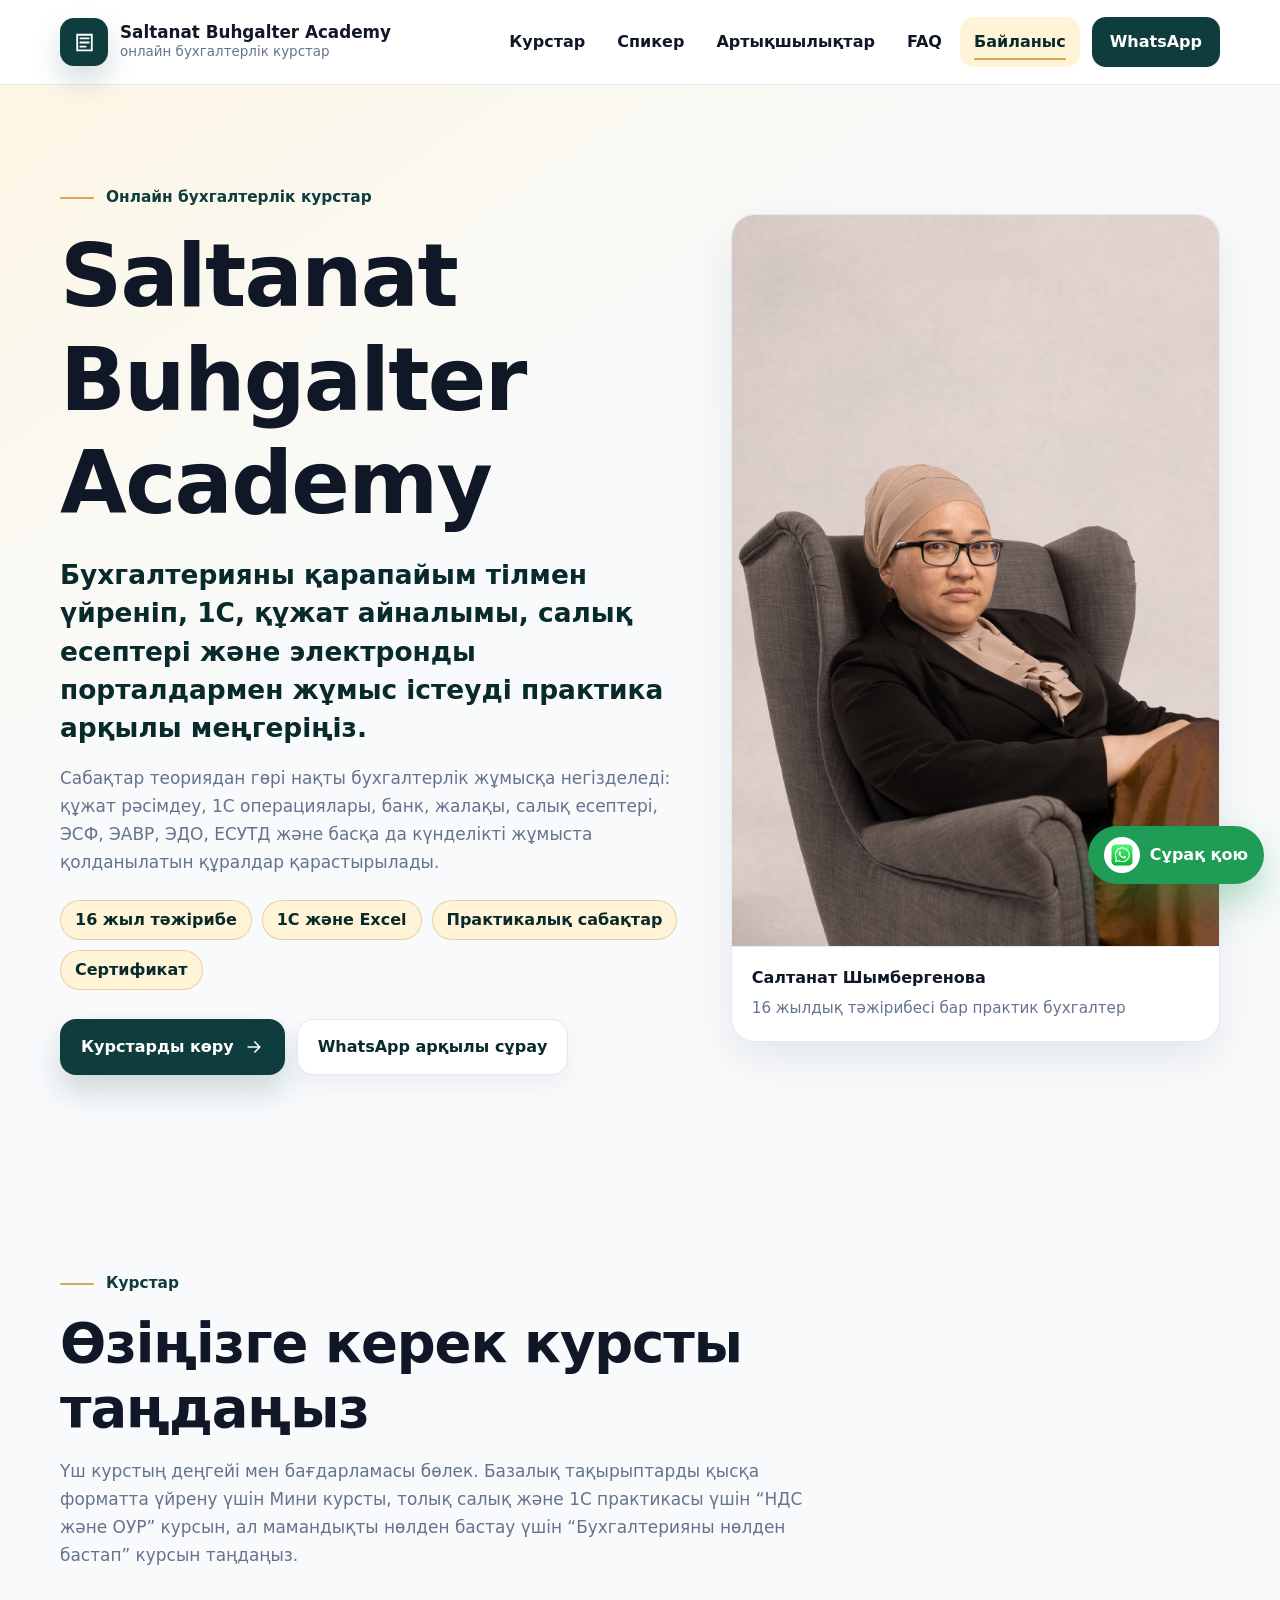
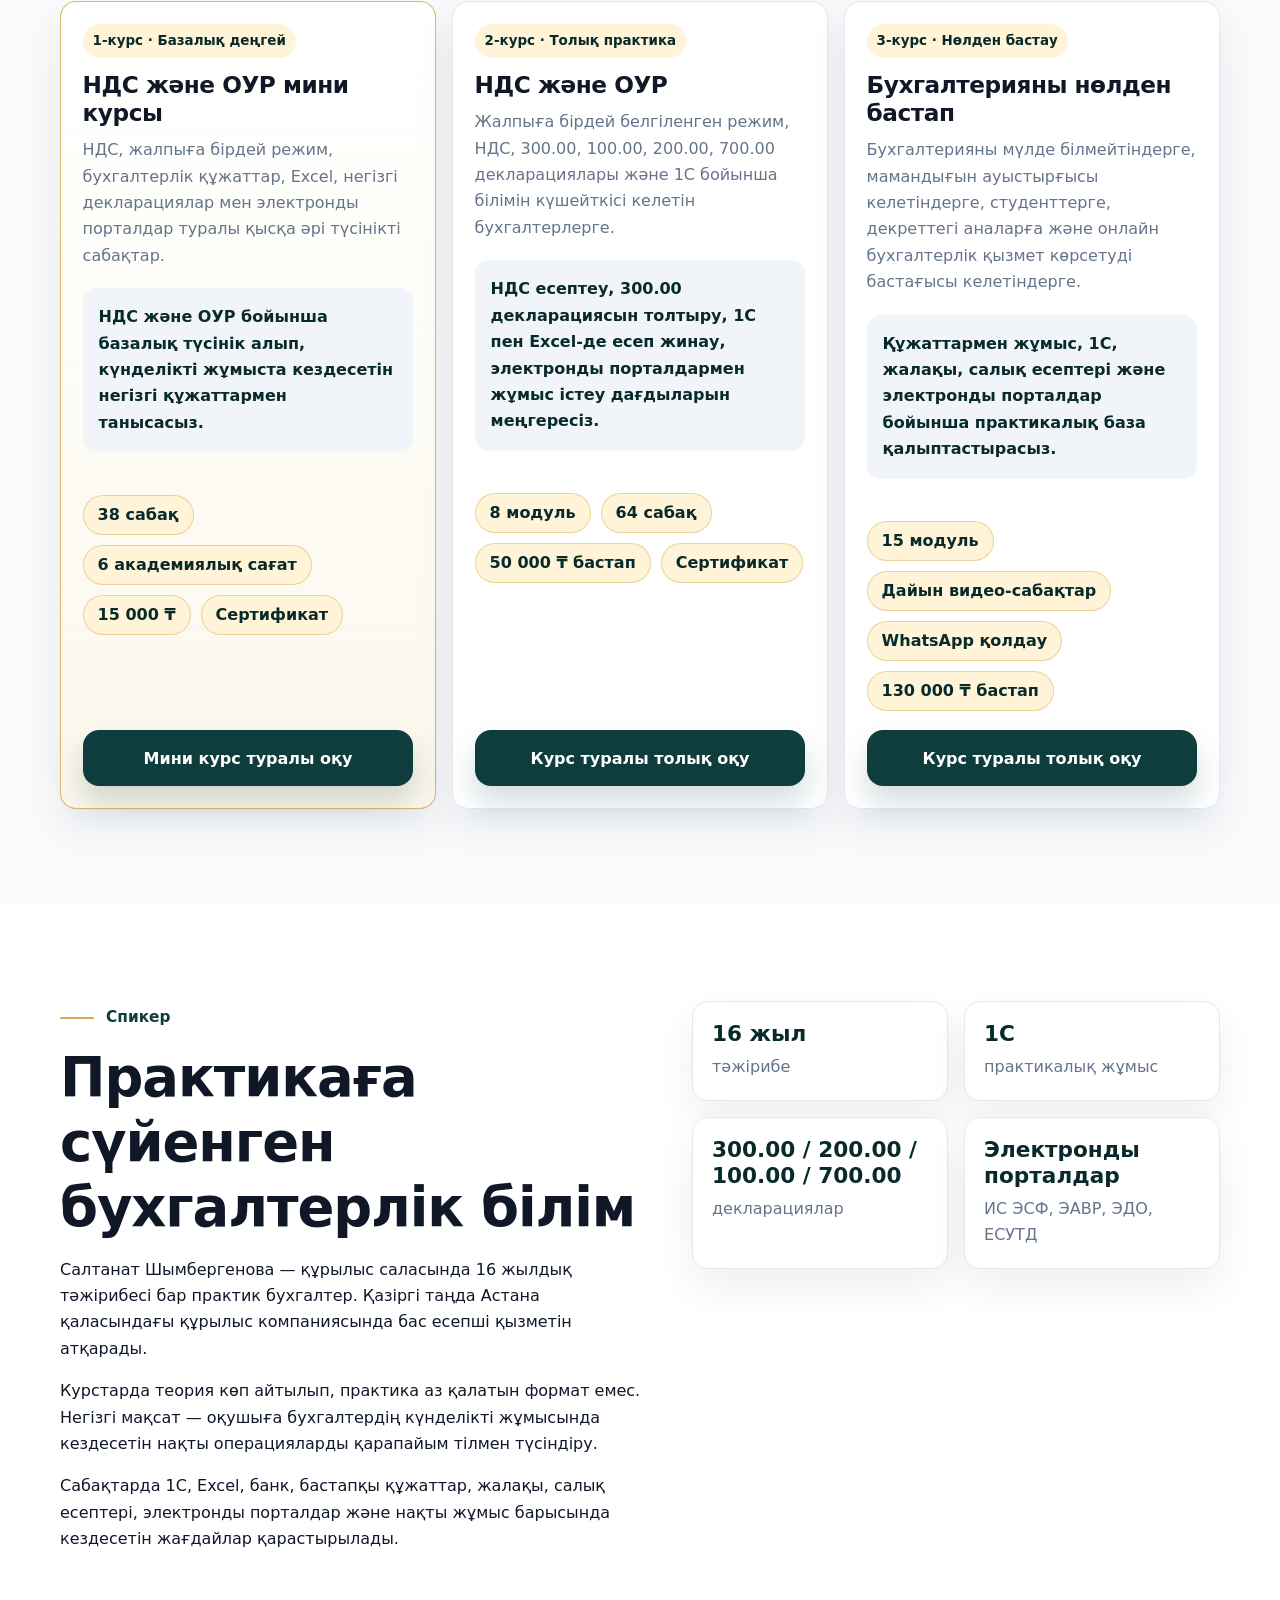
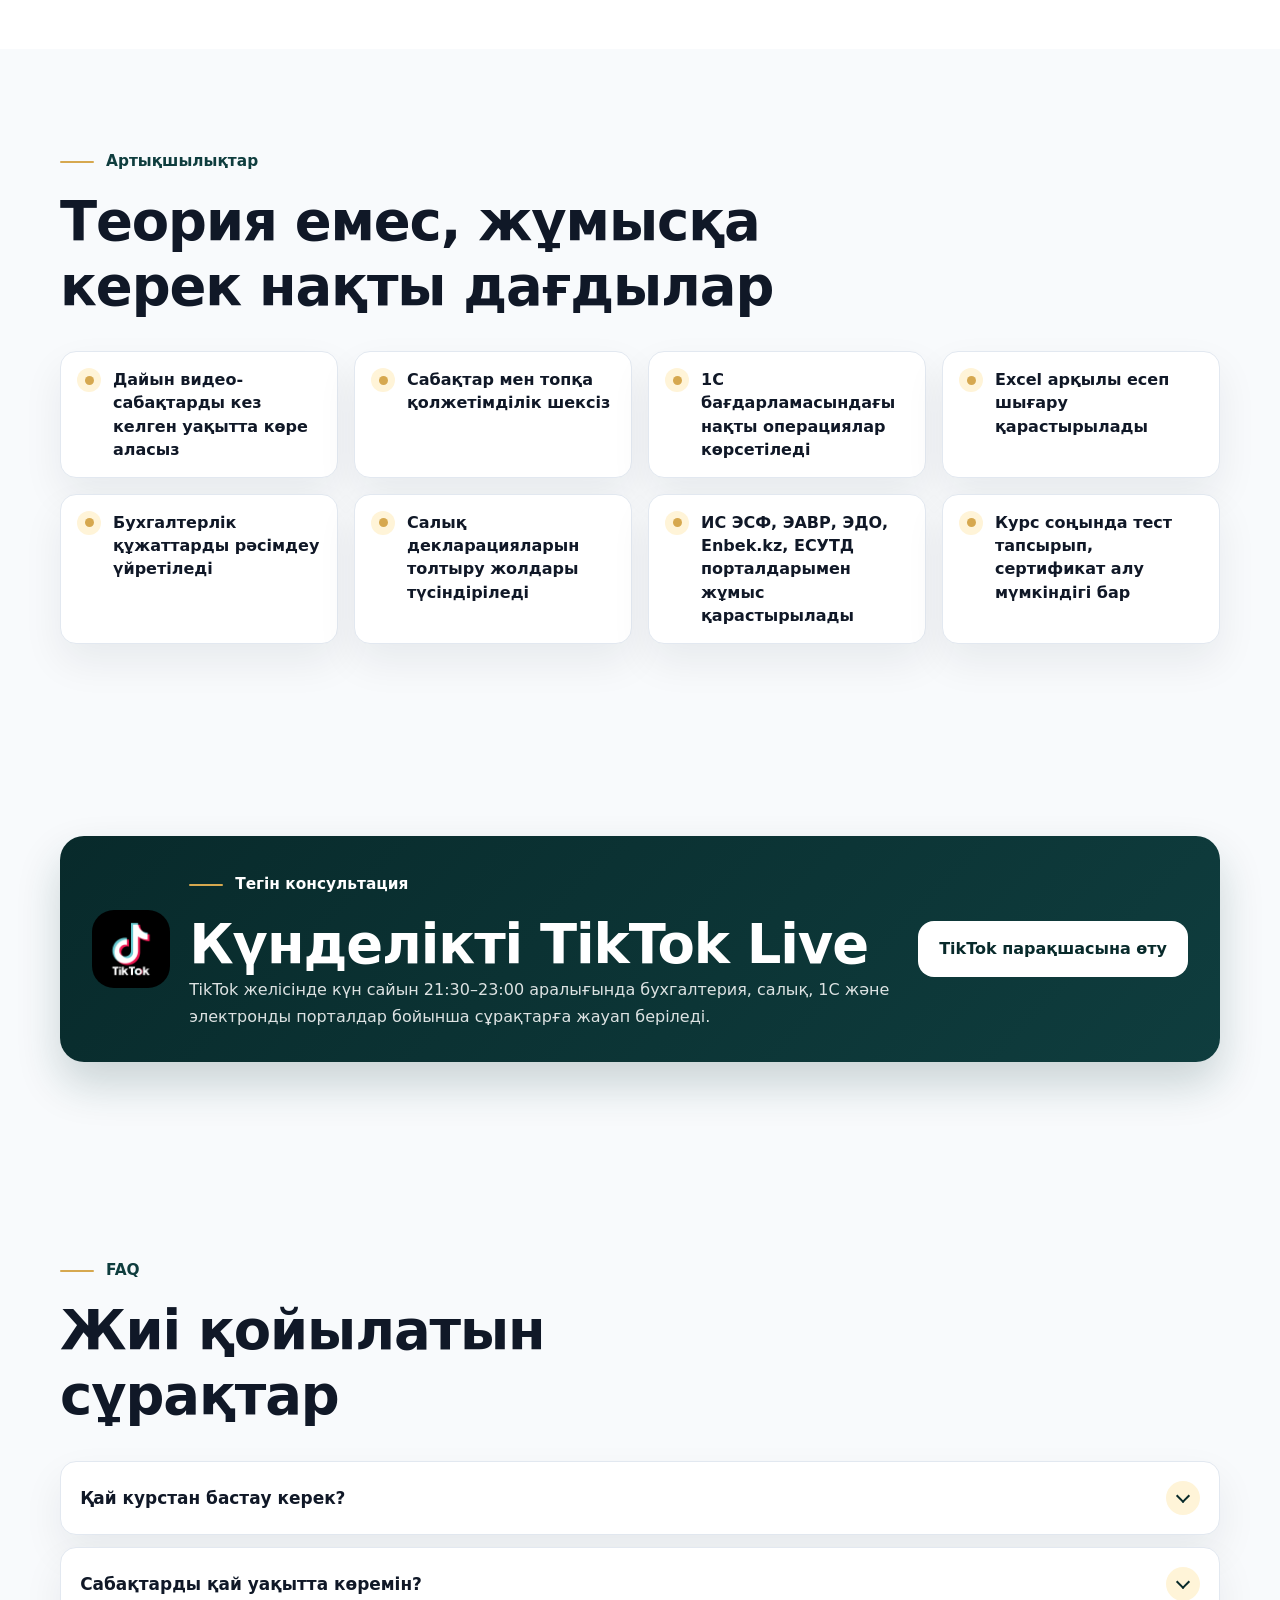
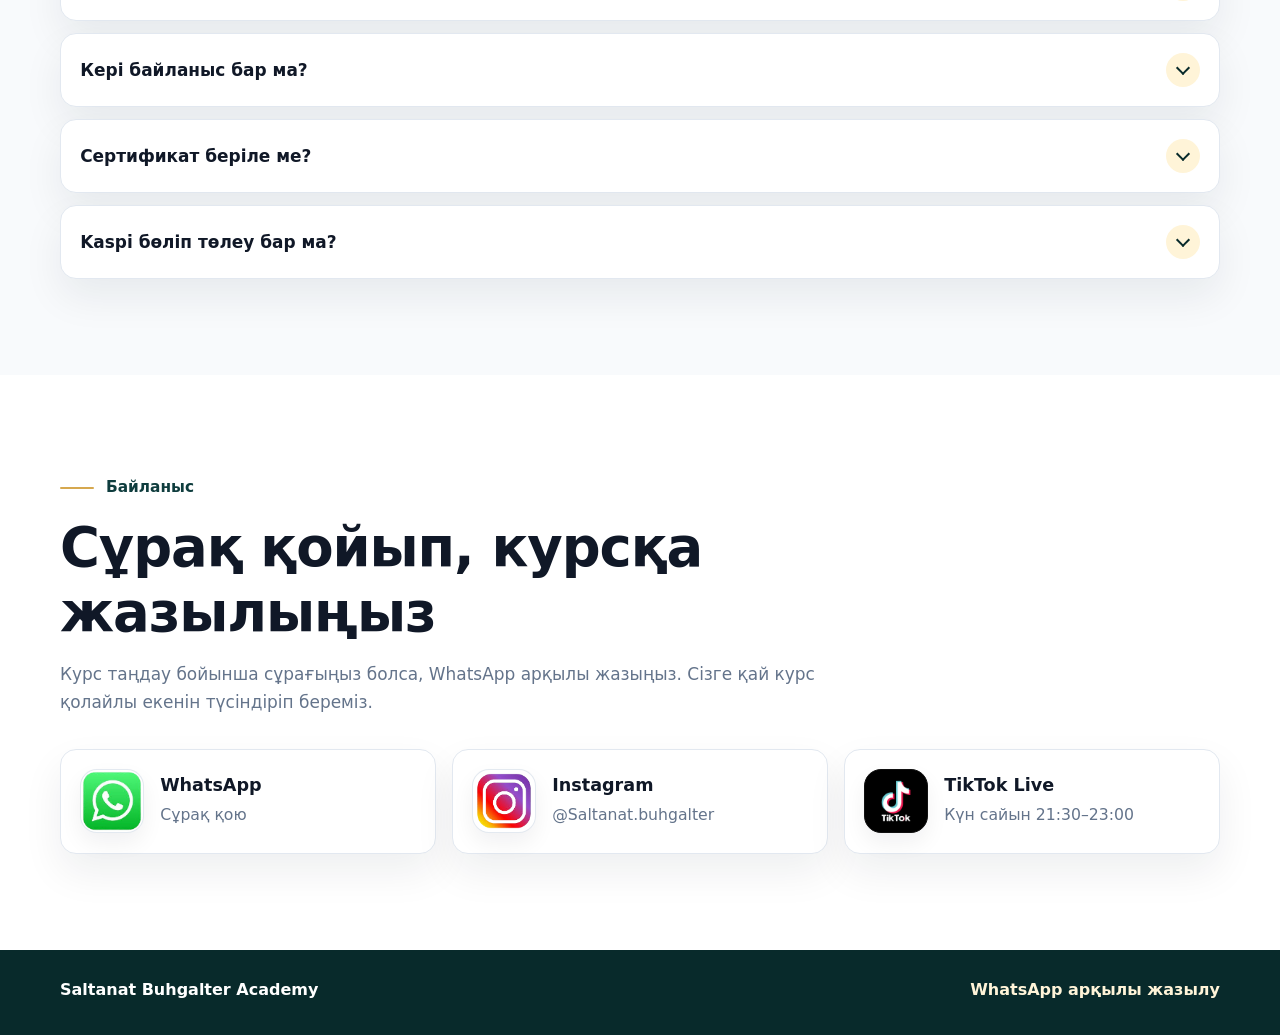
<file: index.html>
<!DOCTYPE html>
<html lang="kk">
  <head>
    <meta charset="UTF-8">
    <meta name="viewport" content="width=device-width, initial-scale=1.0">
    <title>Saltanat Buhgalter Academy — онлайн бухгалтерлік курстар</title>
    <meta name="description" content="Бухгалтерия, 1С, НДС, ОУР, салық есептері және электронды порталдар бойынша практикалық онлайн курстар.">

    <meta property="og:title" content="Saltanat Buhgalter Academy — онлайн бухгалтерлік курстар">
    <meta property="og:description" content="Бухгалтерия, 1С, НДС, ОУР, салық есептері және электронды порталдар бойынша практикалық онлайн курстар.">
    <meta property="og:image" content="/img/basty_bet.jpeg">
    <meta property="og:type" content="website">

    <meta name="theme-color" content="#0F3D3E">
    <link rel="manifest" href="/site.webmanifest">
    <link rel="icon" href="/favicon.ico">
    <link rel="stylesheet" href="/src/styles.css">
    <script src="/src/index.js" defer></script>
  </head>
  <body data-page="home">
    <a class="skip-link" href="#courses">Негізгі мазмұнға өту</a>

    <header class="site-header" data-header>
      <nav class="nav container" aria-label="Негізгі мәзір">
        <a class="brand" href="/" aria-label="Saltanat Buhgalter Academy">
          <span class="brand-mark" aria-hidden="true">
            <svg viewBox="0 0 24 24" focusable="false">
              <path d="M5 4.5h14v15H5z" fill="none" stroke="currentColor" stroke-width="1.8"/>
              <path d="M8 8h8M8 12h8M8 16h5" fill="none" stroke="currentColor" stroke-width="1.8" stroke-linecap="round"/>
            </svg>
          </span>
          <span>
            <span class="brand-title">Saltanat Buhgalter Academy</span>
            <span class="brand-subtitle">онлайн бухгалтерлік курстар</span>
          </span>
        </a>

        <button class="nav-toggle" type="button" aria-label="Мәзірді ашу" aria-expanded="false" aria-controls="site-menu" data-nav-toggle>
          <span></span>
          <span></span>
          <span></span>
        </button>

        <div class="nav-menu" id="site-menu" data-nav-menu>
          <a href="#courses">Курстар</a>
          <a href="#speaker">Спикер</a>
          <a href="#benefits">Артықшылықтар</a>
          <a href="#faq">FAQ</a>
          <a href="#contact">Байланыс</a>
          <a class="nav-button" href="https://wa.me/77020897021?text=%D0%A1%D3%99%D0%BB%D0%B5%D0%BC%D0%B5%D1%82%D1%81%D1%96%D0%B7%20%D0%B1%D0%B5!%20%D0%9A%D1%83%D1%80%D1%81%D1%82%D0%B0%D1%80%20%D1%82%D1%83%D1%80%D0%B0%D0%BB%D1%8B%20%D0%B0%D2%9B%D0%BF%D0%B0%D1%80%D0%B0%D1%82%20%D0%B0%D0%BB%D2%93%D1%8B%D0%BC%20%D0%BA%D0%B5%D0%BB%D0%B5%D0%B4%D1%96." target="_blank" rel="noopener noreferrer">WhatsApp</a>
        </div>
      </nav>
    </header>

    <main>
      <section class="hero section hero-home" id="home">
        <div class="container hero-grid">
          <div class="hero-content">
            <span class="section-label">Онлайн бухгалтерлік курстар</span>
            <h1>Saltanat Buhgalter Academy</h1>
            <p class="hero-lead">Бухгалтерияны қарапайым тілмен үйреніп, 1С, құжат айналымы, салық есептері және электронды порталдармен жұмыс істеуді практика арқылы меңгеріңіз.</p>
            <p class="hero-text">Сабақтар теориядан гөрі нақты бухгалтерлік жұмысқа негізделеді: құжат рәсімдеу, 1С операциялары, банк, жалақы, салық есептері, ЭСФ, ЭАВР, ЭДО, ЕСУТД және басқа да күнделікті жұмыста қолданылатын құралдар қарастырылады.</p>

            <div class="hero-badges" aria-label="Курс ерекшеліктері">
              <span>16 жыл тәжірибе</span>
              <span>1С және Excel</span>
              <span>Практикалық сабақтар</span>
              <span>Сертификат</span>
            </div>

            <div class="hero-actions">
              <a class="btn btn-primary" href="#courses">
                <span>Курстарды көру</span>
                <svg viewBox="0 0 24 24" aria-hidden="true" focusable="false">
                  <path d="M5 12h14M13 6l6 6-6 6" fill="none" stroke="currentColor" stroke-width="2" stroke-linecap="round" stroke-linejoin="round"/>
                </svg>
              </a>
              <a class="btn btn-secondary" href="https://wa.me/77020897021?text=%D0%A1%D3%99%D0%BB%D0%B5%D0%BC%D0%B5%D1%82%D1%81%D1%96%D0%B7%20%D0%B1%D0%B5!%20%D0%9A%D1%83%D1%80%D1%81%D1%82%D0%B0%D1%80%20%D1%82%D1%83%D1%80%D0%B0%D0%BB%D1%8B%20%D0%B0%D2%9B%D0%BF%D0%B0%D1%80%D0%B0%D1%82%20%D0%B0%D0%BB%D2%93%D1%8B%D0%BC%20%D0%BA%D0%B5%D0%BB%D0%B5%D0%B4%D1%96." target="_blank" rel="noopener noreferrer">WhatsApp арқылы сұрау</a>
            </div>
          </div>

          <aside class="hero-media" aria-label="Салтанат Шымбергенова">
            <div class="photo-card" data-photo-card>
              <img class="speaker-photo speaker-photo-home" src="/img/basty_bet.jpeg" alt="Салтанат Шымбергенова" loading="eager" data-speaker-photo>
              <div class="photo-caption">
                <strong>Салтанат Шымбергенова</strong>
                <span>16 жылдық тәжірибесі бар практик бухгалтер</span>
              </div>
            </div>
          </aside>
        </div>
      </section>

      <section class="section" id="courses">
        <div class="container">
          <div class="section-head">
            <span class="section-label">Курстар</span>
            <h2>Өзіңізге керек курсты таңдаңыз</h2>
            <p>Үш курстың деңгейі мен бағдарламасы бөлек. Базалық тақырыптарды қысқа форматта үйрену үшін Мини курсты, толық салық және 1С практикасы үшін “НДС және ОУР” курсын, ал мамандықты нөлден бастау үшін “Бухгалтерияны нөлден бастап” курсын таңдаңыз.</p>
          </div>

          <div class="course-grid">
            <article class="course-card course-card-accent">
              <div class="course-card-top">
                <span class="course-kicker">1-курс · Базалық деңгей</span>
                <h3>НДС және ОУР мини курсы</h3>
                <p>НДС, жалпыға бірдей режим, бухгалтерлік құжаттар, Excel, негізгі декларациялар мен электронды порталдар туралы қысқа әрі түсінікті сабақтар.</p>
              </div>
              <p class="course-result">НДС және ОУР бойынша базалық түсінік алып, күнделікті жұмыста кездесетін негізгі құжаттармен танысасыз.</p>
              <div class="metric-list">
                <span>38 сабақ</span>
                <span>6 академиялық сағат</span>
                <span>15 000 ₸</span>
                <span>Сертификат</span>
              </div>
              <a class="btn btn-primary btn-wide" href="/mini-kurs/">Мини курс туралы оқу</a>
            </article>

            <article class="course-card">
              <div class="course-card-top">
                <span class="course-kicker">2-курс · Толық практика</span>
                <h3>НДС және ОУР</h3>
                <p>Жалпыға бірдей белгіленген режим, НДС, 300.00, 100.00, 200.00, 700.00 декларациялары және 1С бойынша білімін күшейткісі келетін бухгалтерлерге.</p>
              </div>
              <p class="course-result">НДС есептеу, 300.00 декларациясын толтыру, 1С пен Excel-де есеп жинау, электронды порталдармен жұмыс істеу дағдыларын меңгересіз.</p>
              <div class="metric-list">
                <span>8 модуль</span>
                <span>64 сабақ</span>
                <span>50 000 ₸ бастап</span>
                <span>Сертификат</span>
              </div>
              <a class="btn btn-primary btn-wide" href="/nds-our/">Курс туралы толық оқу</a>
            </article>

            <article class="course-card">
              <div class="course-card-top">
                <span class="course-kicker">3-курс · Нөлден бастау</span>
                <h3>Бухгалтерияны нөлден бастап</h3>
                <p>Бухгалтерияны мүлде білмейтіндерге, мамандығын ауыстырғысы келетіндерге, студенттерге, декреттегі аналарға және онлайн бухгалтерлік қызмет көрсетуді бастағысы келетіндерге.</p>
              </div>
              <p class="course-result">Құжаттармен жұмыс, 1С, жалақы, салық есептері және электронды порталдар бойынша практикалық база қалыптастырасыз.</p>
              <div class="metric-list">
                <span>15 модуль</span>
                <span>Дайын видео-сабақтар</span>
                <span>WhatsApp қолдау</span>
                <span>130 000 ₸ бастап</span>
              </div>
              <a class="btn btn-primary btn-wide" href="/buhgalteriya-nolden/">Курс туралы толық оқу</a>
            </article>
          </div>
        </div>
      </section>

      <section class="section section-soft" id="speaker">
        <div class="container speaker-grid">
          <div>
            <span class="section-label">Спикер</span>
            <h2>Практикаға сүйенген бухгалтерлік білім</h2>
            <p>Салтанат Шымбергенова — құрылыс саласында 16 жылдық тәжірибесі бар практик бухгалтер. Қазіргі таңда Астана қаласындағы құрылыс компаниясында бас есепші қызметін атқарады.</p>
            <p>Курстарда теория көп айтылып, практика аз қалатын формат емес. Негізгі мақсат — оқушыға бухгалтердің күнделікті жұмысында кездесетін нақты операцияларды қарапайым тілмен түсіндіру.</p>
            <p>Сабақтарда 1С, Excel, банк, бастапқы құжаттар, жалақы, салық есептері, электронды порталдар және нақты жұмыс барысында кездесетін жағдайлар қарастырылады.</p>
          </div>

          <div class="stat-grid">
            <div class="stat-card">
              <strong>16 жыл</strong>
              <span>тәжірибе</span>
            </div>
            <div class="stat-card">
              <strong>1С</strong>
              <span>практикалық жұмыс</span>
            </div>
            <div class="stat-card">
              <strong>300.00 / 200.00 / 100.00 / 700.00</strong>
              <span>декларациялар</span>
            </div>
            <div class="stat-card">
              <strong>Электронды порталдар</strong>
              <span>ИС ЭСФ, ЭАВР, ЭДО, ЕСУТД</span>
            </div>
          </div>
        </div>
      </section>

      <section class="section" id="benefits">
        <div class="container">
          <div class="section-head">
            <span class="section-label">Артықшылықтар</span>
            <h2>Теория емес, жұмысқа керек нақты дағдылар</h2>
          </div>

          <div class="benefit-grid">
            <article class="icon-card"><span class="icon-dot"></span><p>Дайын видео-сабақтарды кез келген уақытта көре аласыз</p></article>
            <article class="icon-card"><span class="icon-dot"></span><p>Сабақтар мен топқа қолжетімділік шексіз</p></article>
            <article class="icon-card"><span class="icon-dot"></span><p>1С бағдарламасындағы нақты операциялар көрсетіледі</p></article>
            <article class="icon-card"><span class="icon-dot"></span><p>Excel арқылы есеп шығару қарастырылады</p></article>
            <article class="icon-card"><span class="icon-dot"></span><p>Бухгалтерлік құжаттарды рәсімдеу үйретіледі</p></article>
            <article class="icon-card"><span class="icon-dot"></span><p>Салық декларацияларын толтыру жолдары түсіндіріледі</p></article>
            <article class="icon-card"><span class="icon-dot"></span><p>ИС ЭСФ, ЭАВР, ЭДО, Enbek.kz, ЕСУТД порталдарымен жұмыс қарастырылады</p></article>
            <article class="icon-card"><span class="icon-dot"></span><p>Курс соңында тест тапсырып, сертификат алу мүмкіндігі бар</p></article>
          </div>
        </div>
      </section>

      <section class="section section-compact">
        <div class="container">
          <div class="live-banner">
            <div class="live-icon live-icon-image" aria-hidden="true">
              <img src="/img/Tik-Tok.png" alt="">
            </div>
            <div>
              <span class="section-label">Тегін консультация</span>
              <h2>Күнделікті TikTok Live</h2>
              <p>TikTok желісінде күн сайын 21:30–23:00 аралығында бухгалтерия, салық, 1С және электронды порталдар бойынша сұрақтарға жауап беріледі.</p>
            </div>
            <a class="btn btn-light" href="https://www.tiktok.com/@saltanat.buhgalter" target="_blank" rel="noopener noreferrer">TikTok парақшасына өту</a>
          </div>
        </div>
      </section>

      <section class="section" id="faq">
        <div class="container">
          <div class="section-head">
            <span class="section-label">FAQ</span>
            <h2>Жиі қойылатын сұрақтар</h2>
          </div>

          <div class="accordion-list">
            <details class="accordion-item">
              <summary>Қай курстан бастау керек?<span class="accordion-icon"></span></summary>
              <p>Қысқа базалық білім керек болса — Мини курсты таңдаңыз. Бухгалтерияны мүлде білмесеңіз — “Бухгалтерияны нөлден бастап” курсынан бастаңыз. Ал бухгалтерлік базаңыз бар болып, НДС, ОУР, 1С және декларацияларды толық меңгергіңіз келсе — “НДС және ОУР” курсын таңдаңыз.</p>
            </details>
            <details class="accordion-item">
              <summary>Сабақтарды қай уақытта көремін?<span class="accordion-icon"></span></summary>
              <p>Сабақтар дайын видео форматта беріледі, сондықтан өзіңізге ыңғайлы уақытта қарай аласыз.</p>
            </details>
            <details class="accordion-item">
              <summary>Кері байланыс бар ма?<span class="accordion-icon"></span></summary>
              <p>Мини курста кері байланыс қарастырылмаған. “Бухгалтерияны нөлден бастап” және НДС пен ОУР толық курсында WhatsApp қолдауы бар, VIP форматында жеке тексеру және разбор қарастырылады.</p>
            </details>
            <details class="accordion-item">
              <summary>Сертификат беріле ме?<span class="accordion-icon"></span></summary>
              <p>Курс соңында тест тапсырып, тесттен сәтті өткен жағдайда сертификат алу мүмкіндігі бар.</p>
            </details>
            <details class="accordion-item">
              <summary>Kaspi бөліп төлеу бар ма?<span class="accordion-icon"></span></summary>
              <p>Иә, Kaspi бөліп төлеу мүмкіндігі бар. Төлем бойынша толық ақпаратты WhatsApp арқылы сұрай аласыз.</p>
            </details>
          </div>
        </div>
      </section>

      <section class="section section-soft" id="contact">
        <div class="container">
          <div class="section-head">
            <span class="section-label">Байланыс</span>
            <h2>Сұрақ қойып, курсқа жазылыңыз</h2>
            <p>Курс таңдау бойынша сұрағыңыз болса, WhatsApp арқылы жазыңыз. Сізге қай курс қолайлы екенін түсіндіріп береміз.</p>
          </div>

          <div class="contact-grid">
            <a class="contact-card" href="https://wa.me/77020897021?text=%D0%A1%D3%99%D0%BB%D0%B5%D0%BC%D0%B5%D1%82%D1%81%D1%96%D0%B7%20%D0%B1%D0%B5!%20%D0%9A%D1%83%D1%80%D1%81%D1%82%D0%B0%D1%80%20%D1%82%D1%83%D1%80%D0%B0%D0%BB%D1%8B%20%D0%B0%D2%9B%D0%BF%D0%B0%D1%80%D0%B0%D1%82%20%D0%B0%D0%BB%D2%93%D1%8B%D0%BC%20%D0%BA%D0%B5%D0%BB%D0%B5%D0%B4%D1%96." target="_blank" rel="noopener noreferrer">
              <span class="contact-icon icon-frame icon-whatsapp" aria-hidden="true">
                <img src="/img/WhatsApp-removebg-preview.png" alt="">
              </span>
              <span><strong>WhatsApp</strong><small>Сұрақ қою</small></span>
            </a>
            <a class="contact-card" href="https://www.instagram.com/saltanat.buhgalter/" target="_blank" rel="noopener noreferrer">
              <span class="contact-icon icon-frame icon-instagram" aria-hidden="true">
                <img src="/img/Instagramm-removebg-preview.png" alt="">
              </span>
              <span><strong>Instagram</strong><small>@Saltanat.buhgalter</small></span>
            </a>
            <a class="contact-card" href="https://www.tiktok.com/@saltanat.buhgalter" target="_blank" rel="noopener noreferrer">
              <span class="contact-icon icon-frame icon-tiktok" aria-hidden="true">
                <img src="/img/Tik-Tok.png" alt="">
              </span>
              <span><strong>TikTok Live</strong><small>Күн сайын 21:30–23:00</small></span>
            </a>
          </div>
        </div>
      </section>
    </main>

    <footer class="site-footer">
      <div class="container footer-inner">
        <strong>Saltanat Buhgalter Academy</strong>
        <a href="https://wa.me/77020897021?text=%D0%A1%D3%99%D0%BB%D0%B5%D0%BC%D0%B5%D1%82%D1%81%D1%96%D0%B7%20%D0%B1%D0%B5!%20%D0%9A%D1%83%D1%80%D1%81%D1%82%D0%B0%D1%80%20%D1%82%D1%83%D1%80%D0%B0%D0%BB%D1%8B%20%D0%B0%D2%9B%D0%BF%D0%B0%D1%80%D0%B0%D1%82%20%D0%B0%D0%BB%D2%93%D1%8B%D0%BC%20%D0%BA%D0%B5%D0%BB%D0%B5%D0%B4%D1%96." target="_blank" rel="noopener noreferrer">WhatsApp арқылы жазылу</a>
      </div>
    </footer>

    <a class="floating-whatsapp" href="https://wa.me/77020897021?text=%D0%A1%D3%99%D0%BB%D0%B5%D0%BC%D0%B5%D1%82%D1%81%D1%96%D0%B7%20%D0%B1%D0%B5!%20%D0%9A%D1%83%D1%80%D1%81%D1%82%D0%B0%D1%80%20%D1%82%D1%83%D1%80%D0%B0%D0%BB%D1%8B%20%D0%B0%D2%9B%D0%BF%D0%B0%D1%80%D0%B0%D1%82%20%D0%B0%D0%BB%D2%93%D1%8B%D0%BC%20%D0%BA%D0%B5%D0%BB%D0%B5%D0%B4%D1%96." target="_blank" rel="noopener noreferrer" aria-label="WhatsApp арқылы сұрақ қою">
      <span aria-hidden="true"><img src="/img/WhatsApp-removebg-preview.png" alt=""></span>
      <strong>Сұрақ қою</strong>
    </a>
  </body>
</html>
</file>
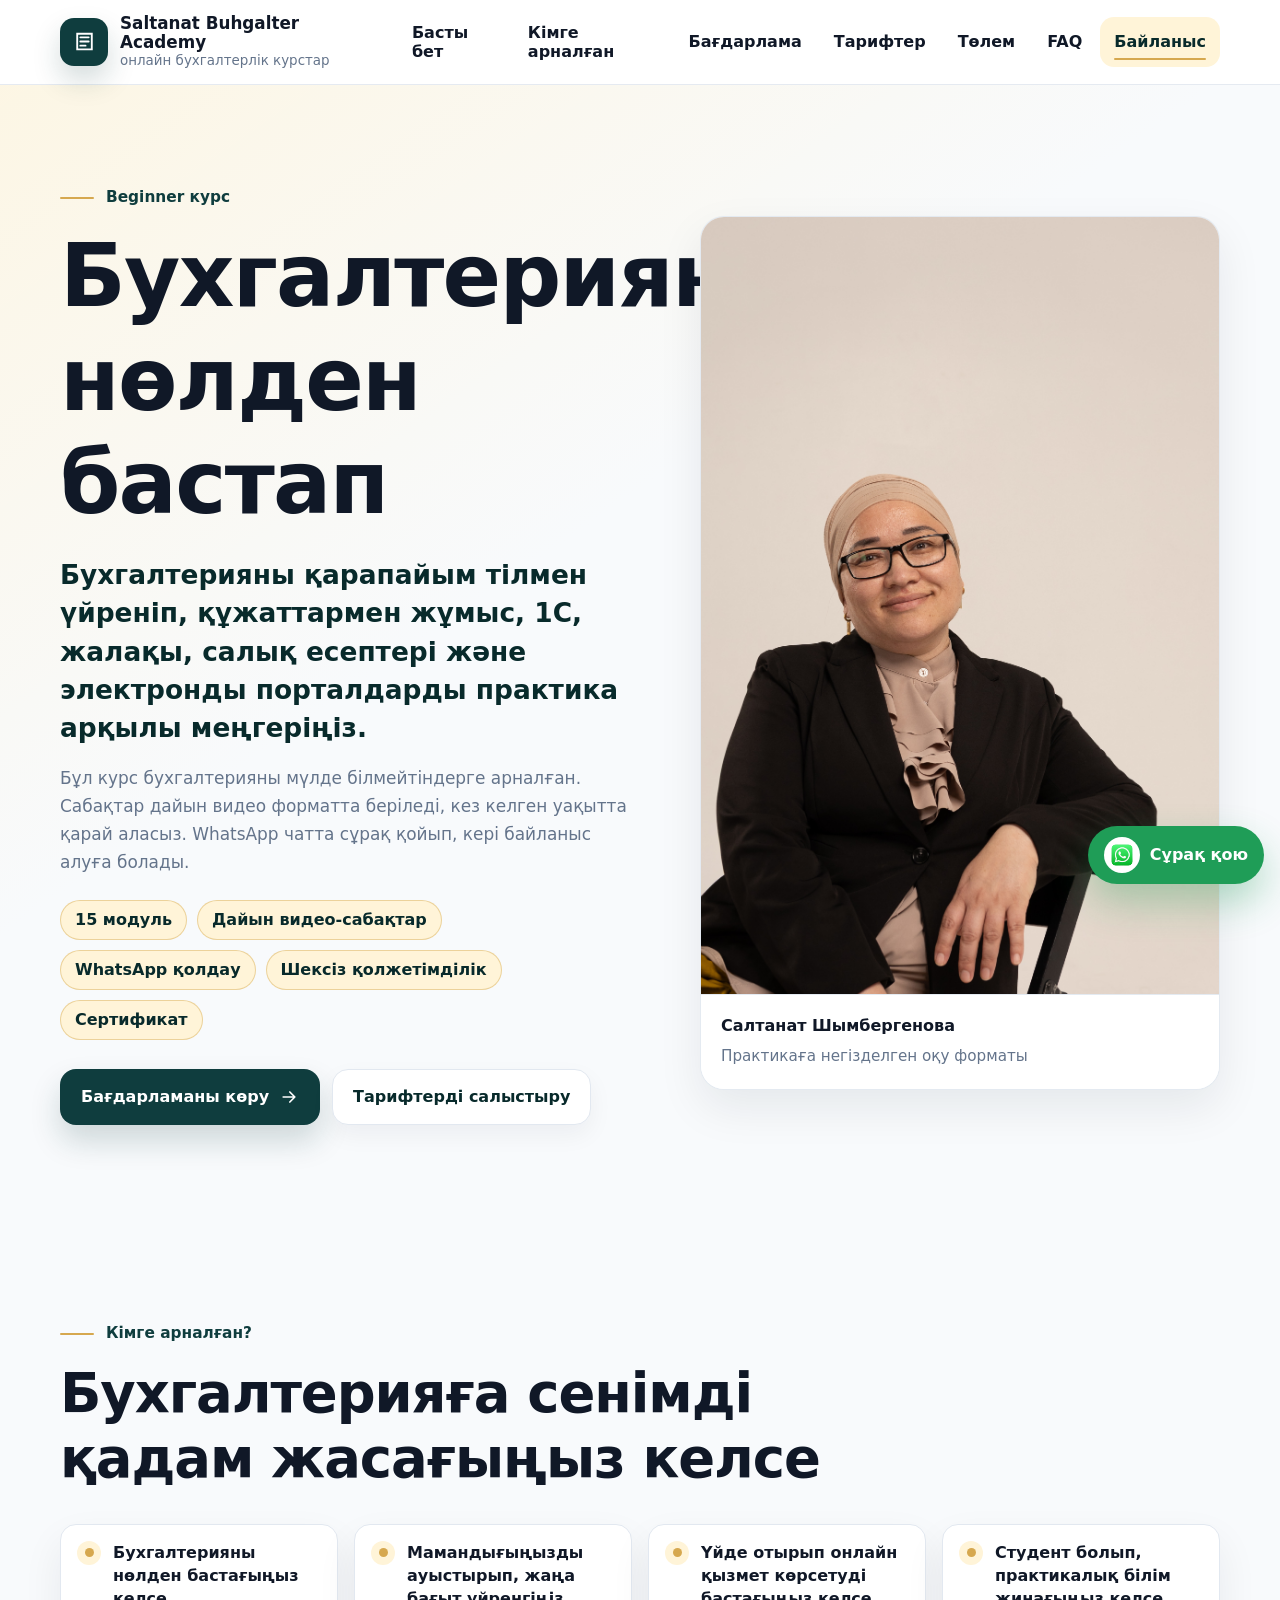
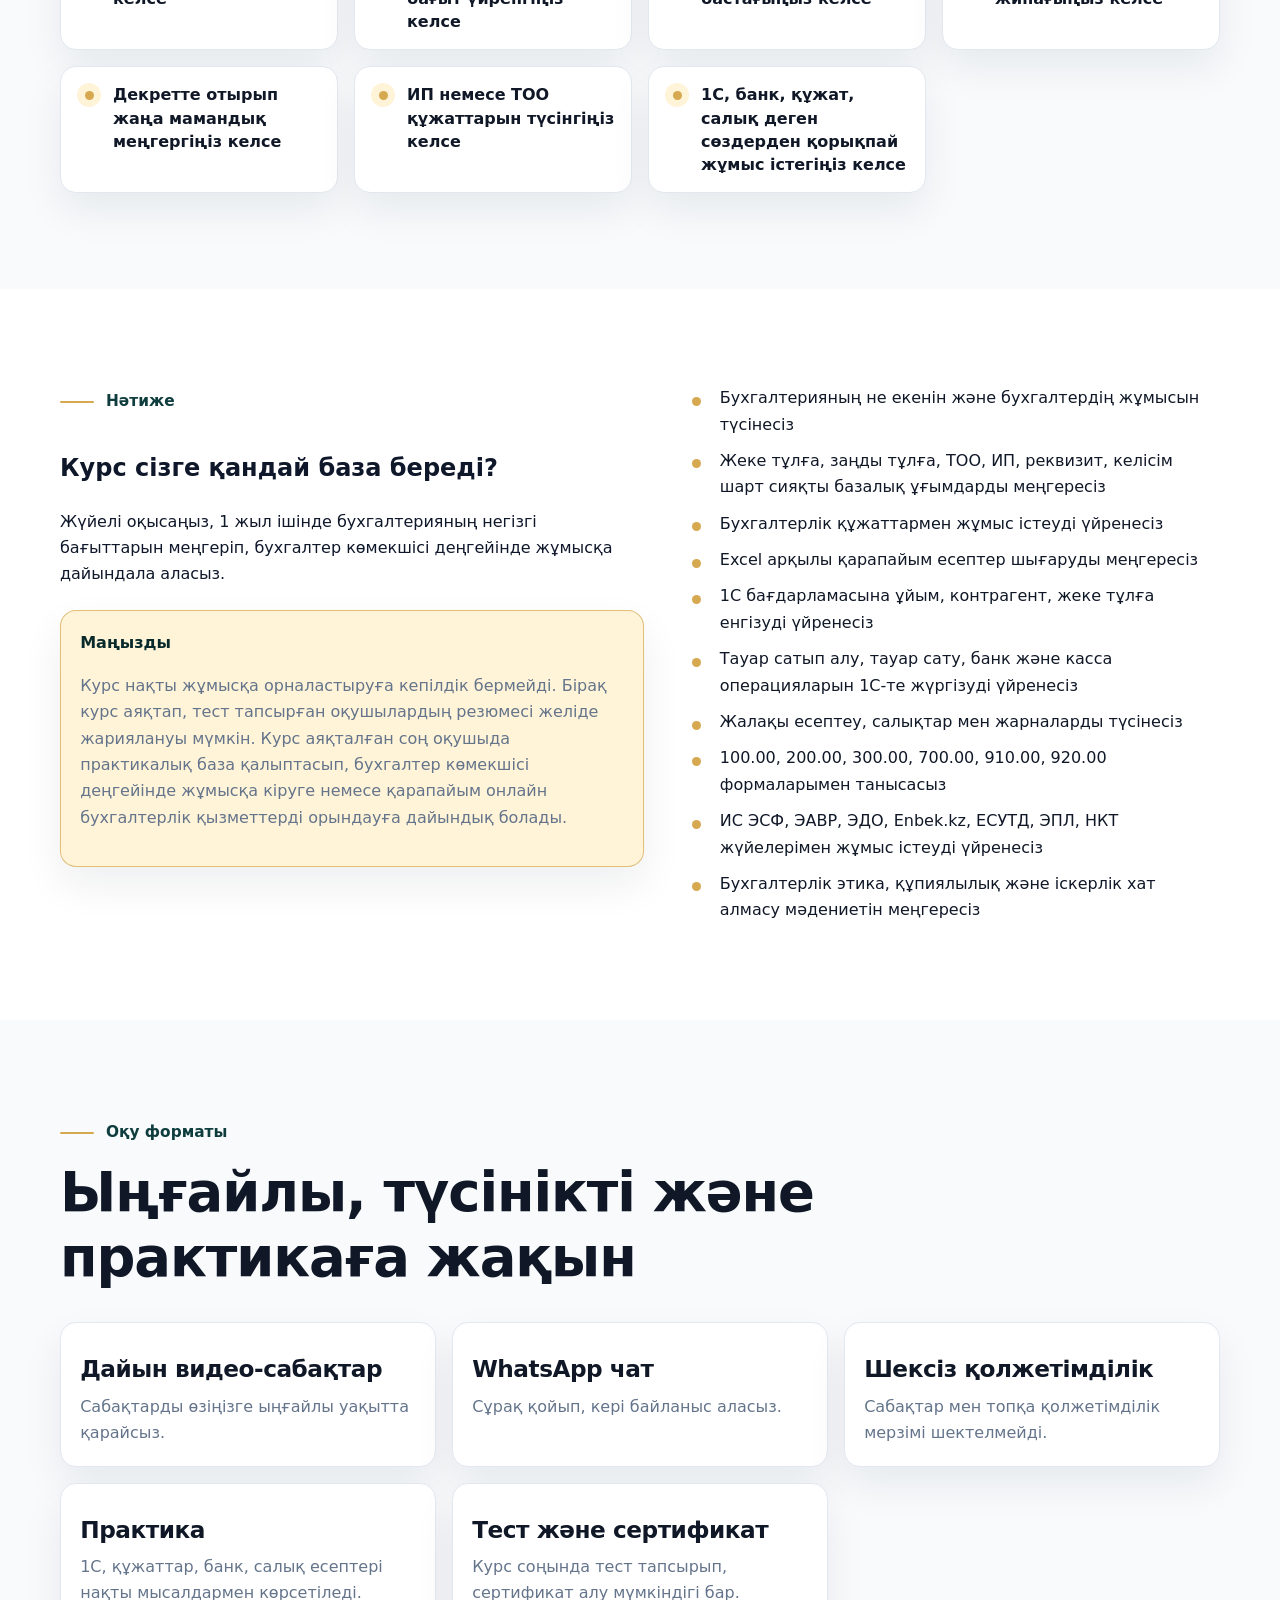
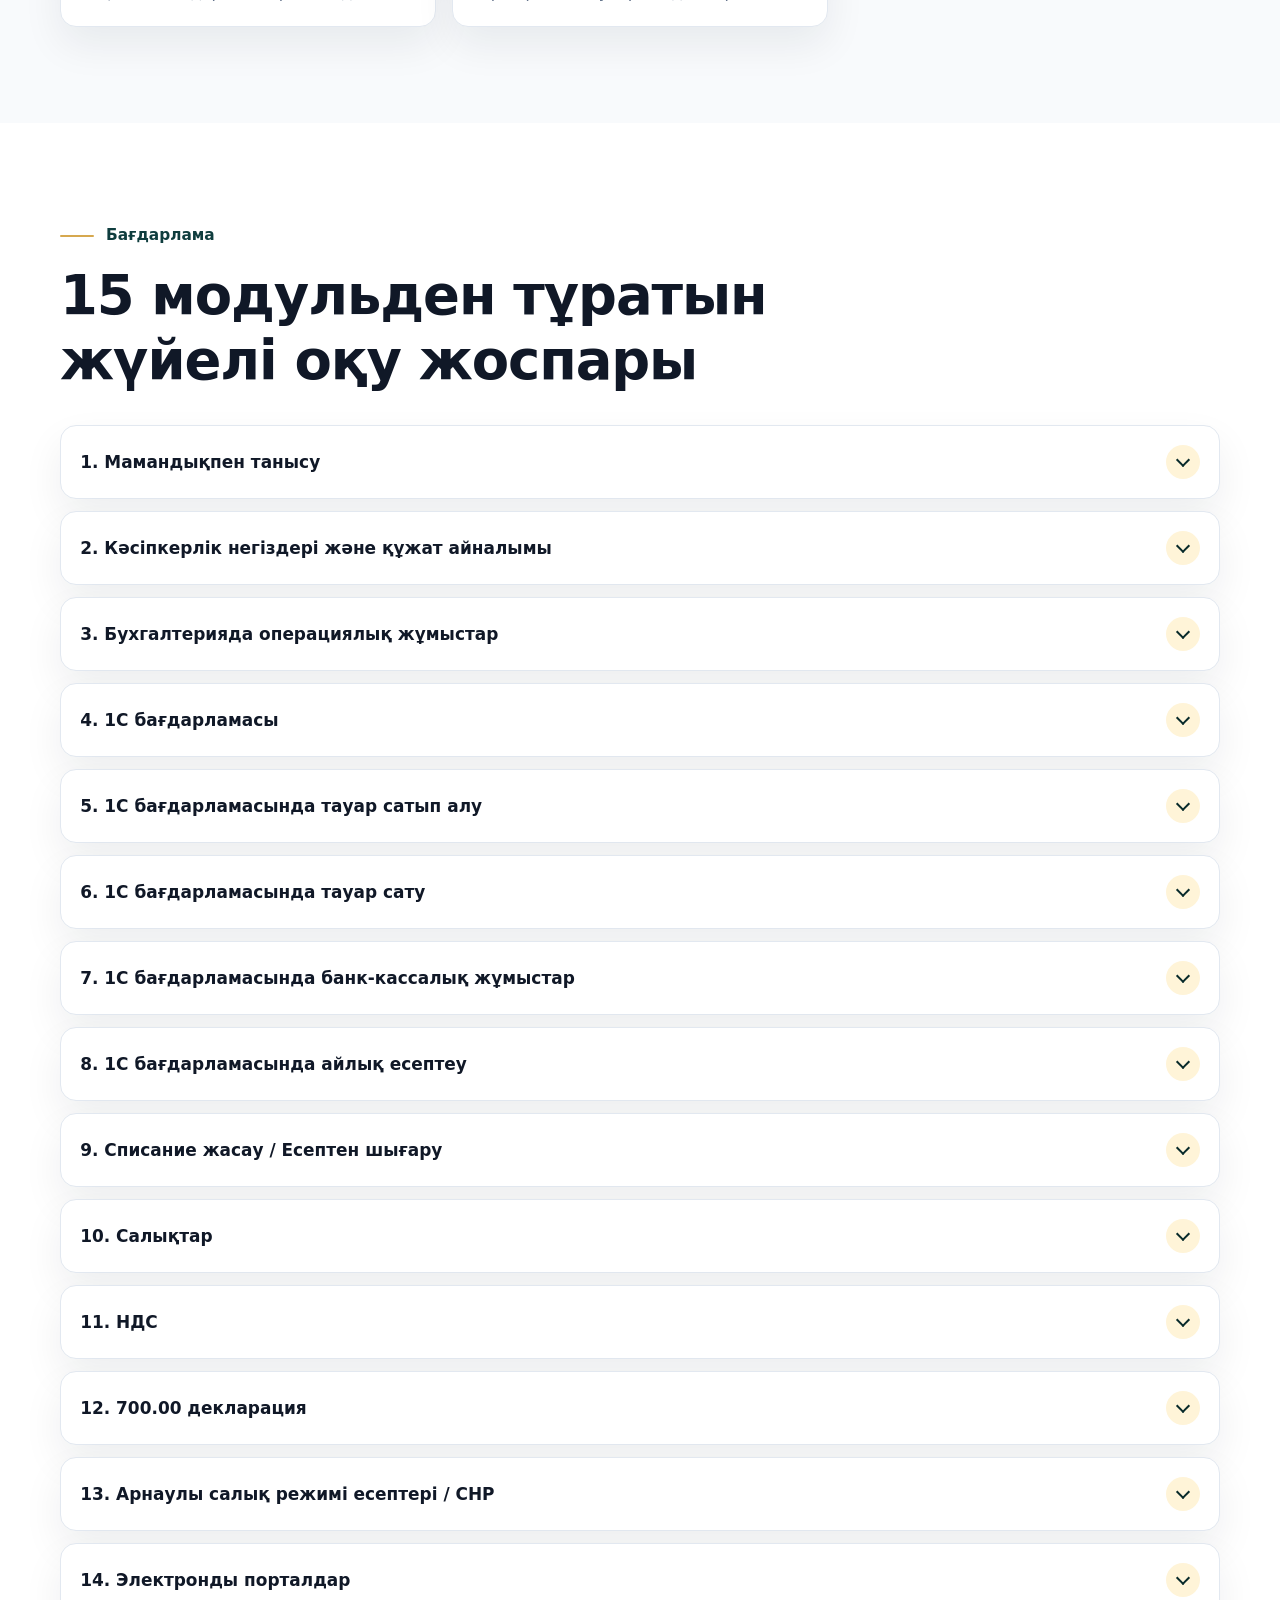
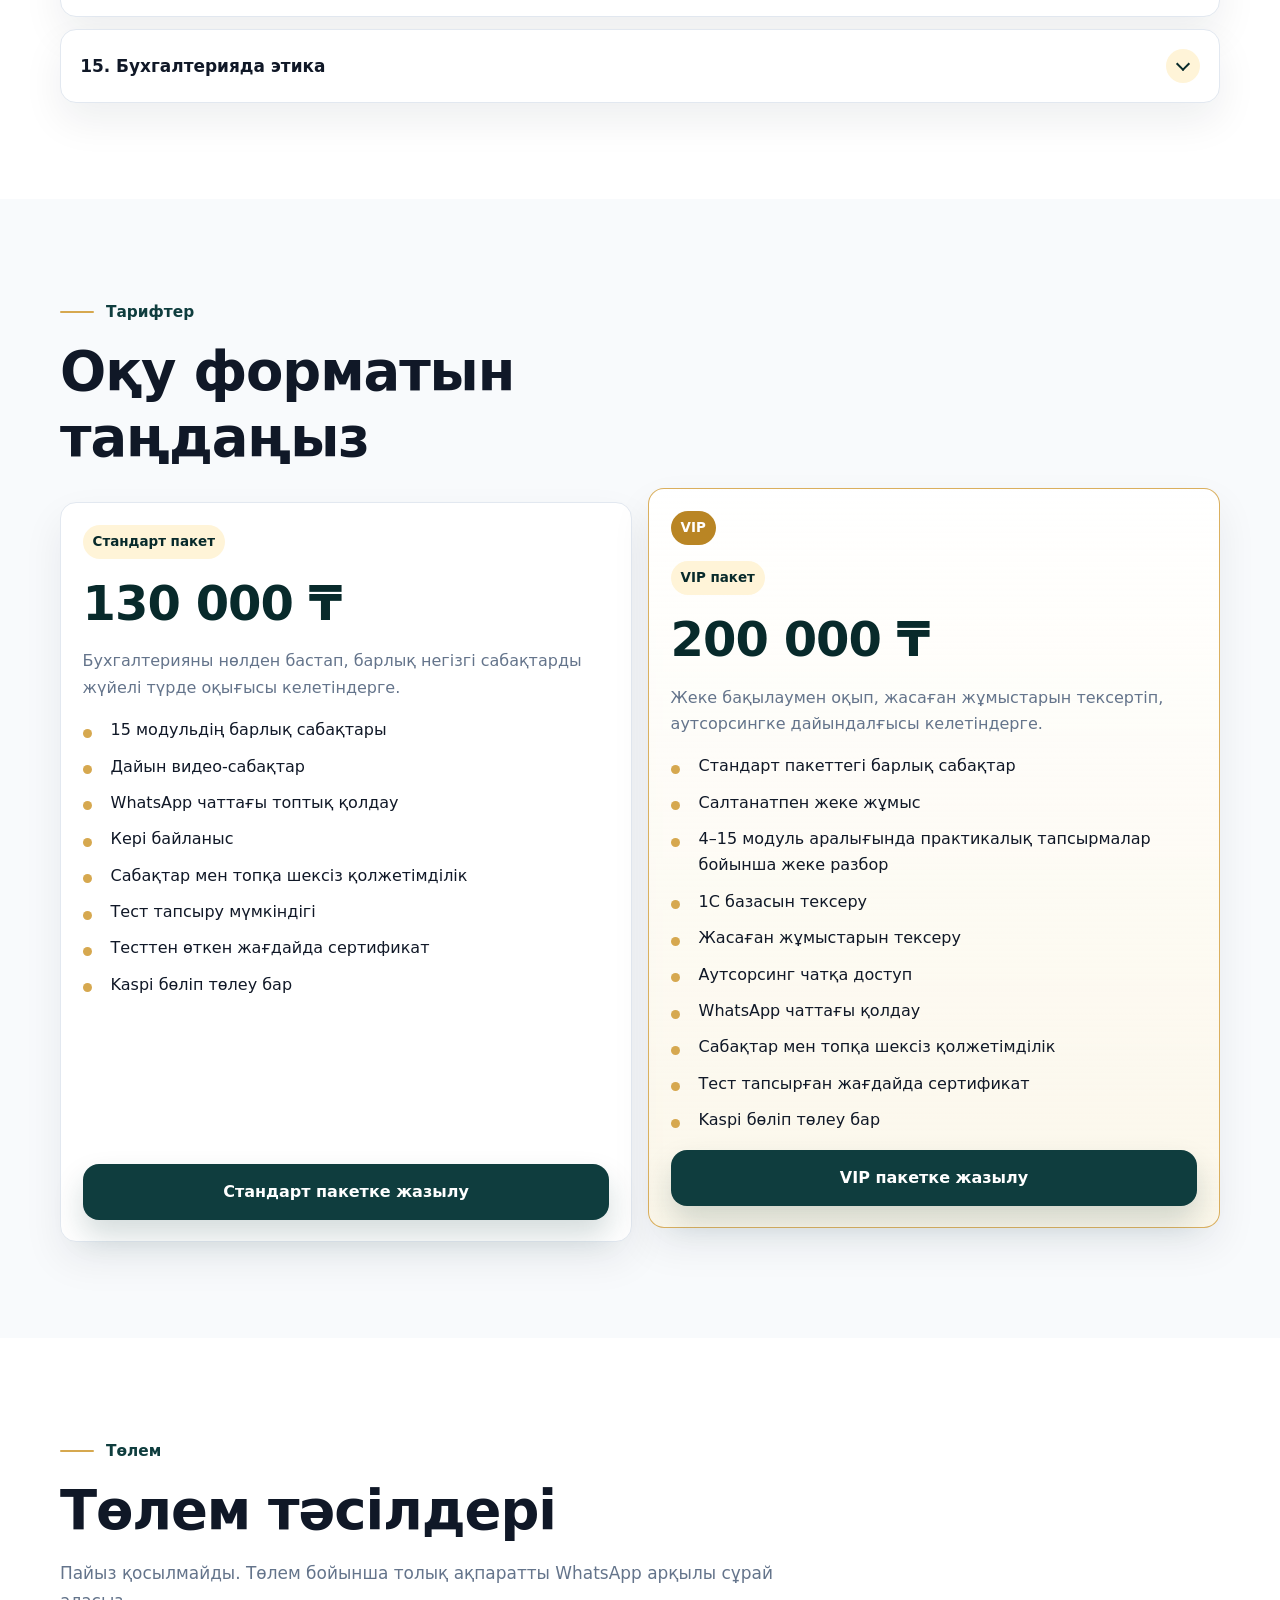
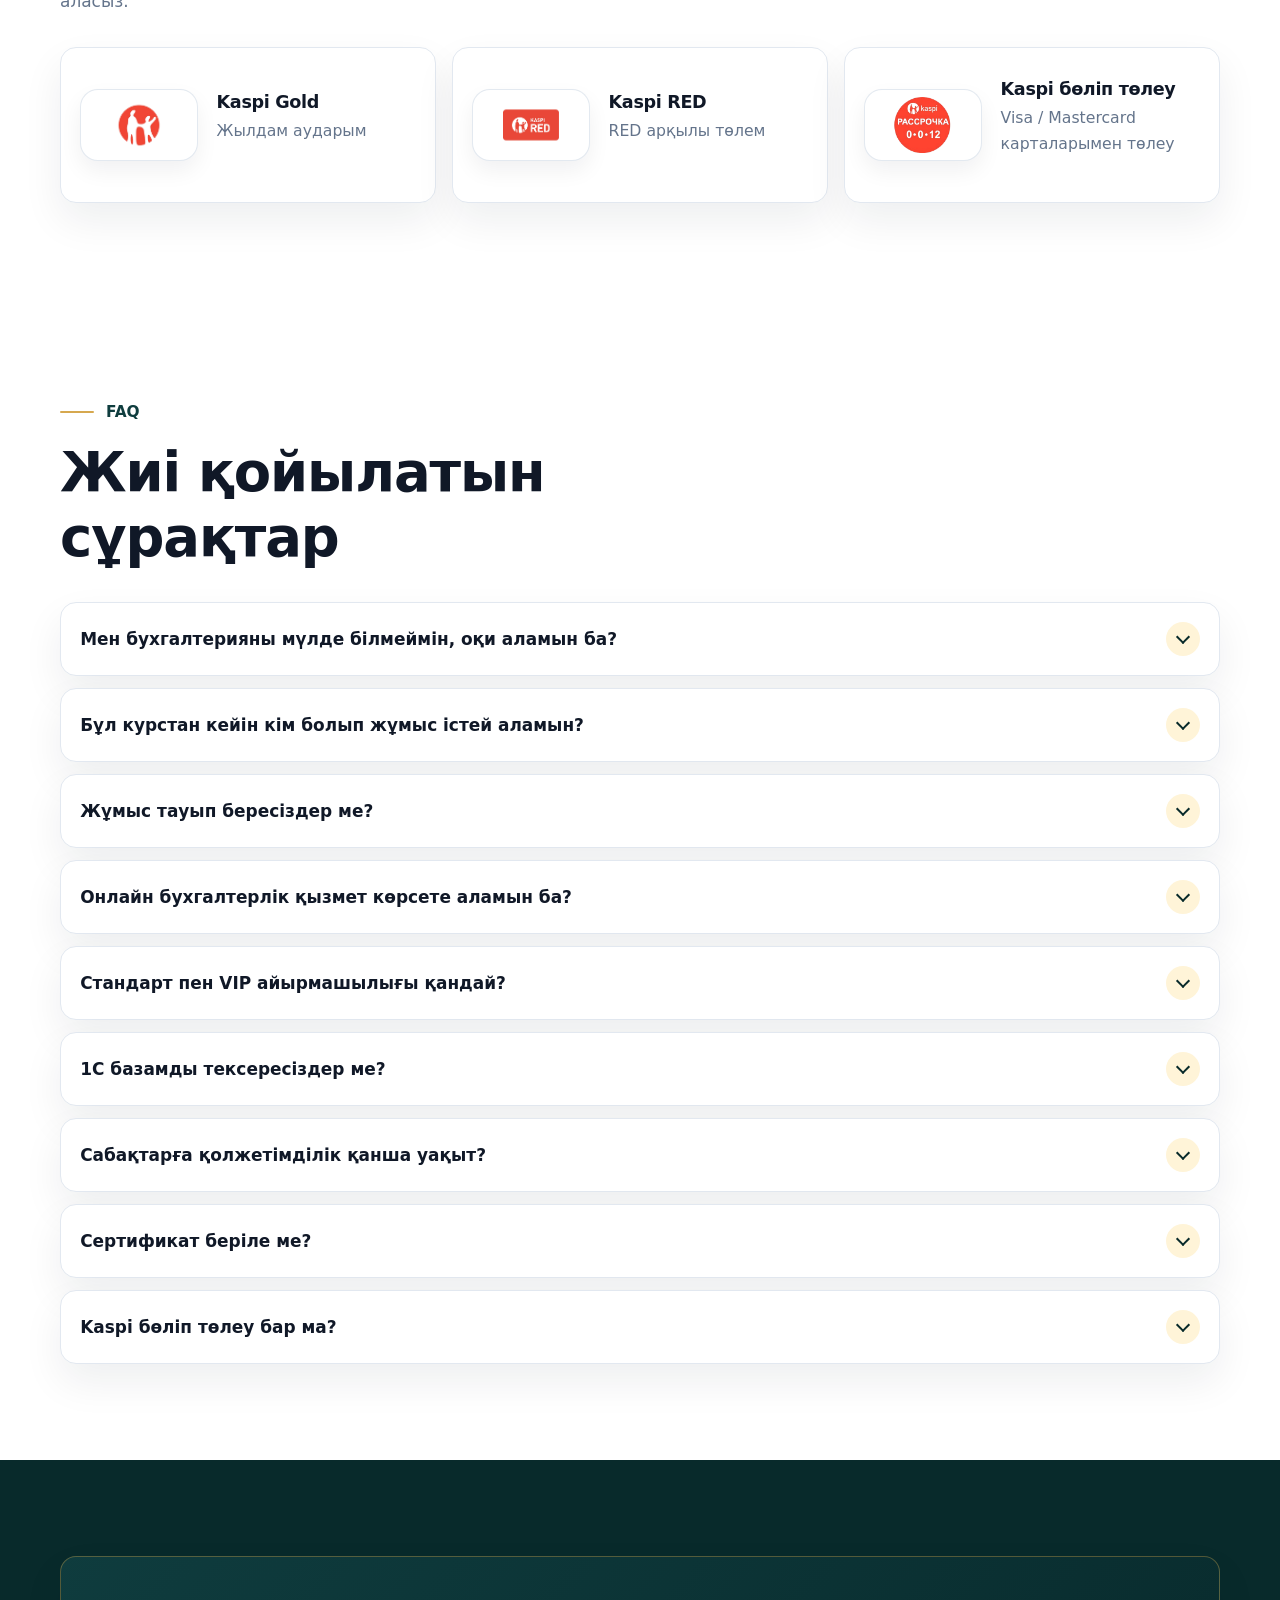
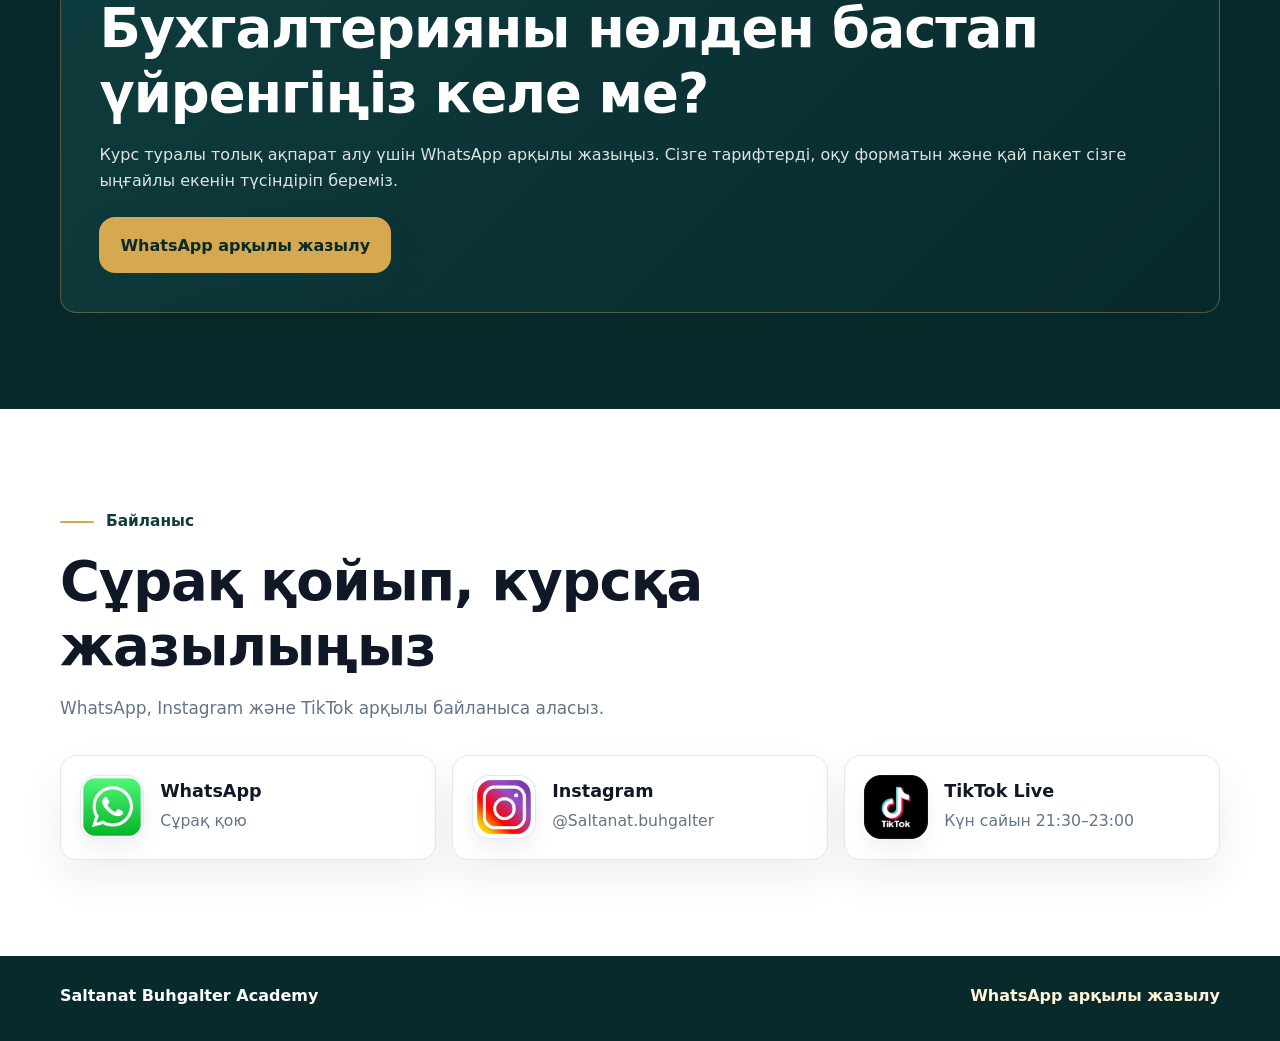
<file: buhgalteriya-nolden/index.html>
<!DOCTYPE html>
<html lang="kk">
  <head>
    <meta charset="UTF-8">
    <meta name="viewport" content="width=device-width, initial-scale=1.0">
    <title>Бухгалтерияны нөлден бастап — Saltanat Buhgalter Academy</title>
    <meta name="description" content="Бухгалтерияны нөлден бастап үйреніп, 1С, құжаттар, жалақы, салық есептері және электронды порталдармен жұмыс істеуді меңгеріңіз.">

    <meta property="og:title" content="Бухгалтерияны нөлден бастап — Saltanat Buhgalter Academy">
    <meta property="og:description" content="Бухгалтерияны нөлден бастап үйреніп, 1С, құжаттар, жалақы, салық есептері және электронды порталдармен жұмыс істеуді меңгеріңіз.">
    <meta property="og:image" content="/img/Nolden.jpeg">
    <meta property="og:type" content="website">

    <meta name="theme-color" content="#0F3D3E">
    <link rel="manifest" href="/site.webmanifest">
    <link rel="icon" href="/favicon.ico">
    <link rel="stylesheet" href="/src/styles.css">
    <script src="/src/index.js" defer></script>
  </head>
  <body data-page="beginner">
    <a class="skip-link" href="#audience">Негізгі мазмұнға өту</a>

    <header class="site-header" data-header>
      <nav class="nav container" aria-label="Негізгі мәзір">
        <a class="brand" href="/" aria-label="Saltanat Buhgalter Academy">
          <span class="brand-mark" aria-hidden="true">
            <svg viewBox="0 0 24 24" focusable="false">
              <path d="M5 4.5h14v15H5z" fill="none" stroke="currentColor" stroke-width="1.8"/>
              <path d="M8 8h8M8 12h8M8 16h5" fill="none" stroke="currentColor" stroke-width="1.8" stroke-linecap="round"/>
            </svg>
          </span>
          <span>
            <span class="brand-title">Saltanat Buhgalter Academy</span>
            <span class="brand-subtitle">онлайн бухгалтерлік курстар</span>
          </span>
        </a>

        <button class="nav-toggle" type="button" aria-label="Мәзірді ашу" aria-expanded="false" aria-controls="site-menu" data-nav-toggle>
          <span></span>
          <span></span>
          <span></span>
        </button>

        <div class="nav-menu" id="site-menu" data-nav-menu>
          <a href="/">Басты бет</a>
          <a href="#audience">Кімге арналған</a>
          <a href="#program">Бағдарлама</a>
          <a href="#tariffs">Тарифтер</a>
          <a href="#payments">Төлем</a>
          <a href="#faq">FAQ</a>
          <a href="#contact">Байланыс</a>
        </div>
      </nav>
    </header>

    <main>
      <section class="hero section" id="home">
        <div class="container hero-grid">
          <div class="hero-content">
            <span class="section-label">Beginner курс</span>
            <h1>Бухгалтерияны нөлден бастап</h1>
            <p class="hero-lead">Бухгалтерияны қарапайым тілмен үйреніп, құжаттармен жұмыс, 1С, жалақы, салық есептері және электронды порталдарды практика арқылы меңгеріңіз.</p>
            <p class="hero-text">Бұл курс бухгалтерияны мүлде білмейтіндерге арналған. Сабақтар дайын видео форматта беріледі, кез келген уақытта қарай аласыз. WhatsApp чатта сұрақ қойып, кері байланыс алуға болады.</p>

            <div class="hero-badges" aria-label="Курс ерекшеліктері">
              <span>15 модуль</span>
              <span>Дайын видео-сабақтар</span>
              <span>WhatsApp қолдау</span>
              <span>Шексіз қолжетімділік</span>
              <span>Сертификат</span>
            </div>

            <div class="hero-actions">
              <a class="btn btn-primary" href="#program">
                <span>Бағдарламаны көру</span>
                <svg viewBox="0 0 24 24" aria-hidden="true" focusable="false">
                  <path d="M5 12h14M13 6l6 6-6 6" fill="none" stroke="currentColor" stroke-width="2" stroke-linecap="round" stroke-linejoin="round"/>
                </svg>
              </a>
              <a class="btn btn-secondary" href="#tariffs">Тарифтерді салыстыру</a>
            </div>
          </div>

          <aside class="hero-media" aria-label="Салтанат Шымбергенова">
            <div class="photo-card" data-photo-card>
              <img class="speaker-photo speaker-photo-nolden" src="/img/Nolden.jpeg" alt="Салтанат Шымбергенова" loading="eager" data-speaker-photo>
              <div class="photo-caption">
                <strong>Салтанат Шымбергенова</strong>
                <span>Практикаға негізделген оқу форматы</span>
              </div>
            </div>
          </aside>
        </div>
      </section>

      <section class="section" id="audience">
        <div class="container">
          <div class="section-head">
            <span class="section-label">Кімге арналған?</span>
            <h2>Бухгалтерияға сенімді қадам жасағыңыз келсе</h2>
          </div>
          <div class="benefit-grid">
            <article class="icon-card"><span class="icon-dot"></span><p>Бухгалтерияны нөлден бастағыңыз келсе</p></article>
            <article class="icon-card"><span class="icon-dot"></span><p>Мамандығыңызды ауыстырып, жаңа бағыт үйренгіңіз келсе</p></article>
            <article class="icon-card"><span class="icon-dot"></span><p>Үйде отырып онлайн қызмет көрсетуді бастағыңыз келсе</p></article>
            <article class="icon-card"><span class="icon-dot"></span><p>Студент болып, практикалық білім жинағыңыз келсе</p></article>
            <article class="icon-card"><span class="icon-dot"></span><p>Декретте отырып жаңа мамандық меңгергіңіз келсе</p></article>
            <article class="icon-card"><span class="icon-dot"></span><p>ИП немесе ТОО құжаттарын түсінгіңіз келсе</p></article>
            <article class="icon-card"><span class="icon-dot"></span><p>1С, банк, құжат, салық деген сөздерден қорықпай жұмыс істегіңіз келсе</p></article>
          </div>
        </div>
      </section>

      <section class="section section-soft" id="result">
        <div class="container split-grid">
          <div>
            <span class="section-label">Нәтиже</span>
            <h2>Курс сізге қандай база береді?</h2>
            <p>Жүйелі оқысаңыз, 1 жыл ішінде бухгалтерияның негізгі бағыттарын меңгеріп, бухгалтер көмекшісі деңгейінде жұмысқа дайындала аласыз.</p>
            <div class="notice-card">
              <strong>Маңызды</strong>
              <p>Курс нақты жұмысқа орналастыруға кепілдік бермейді. Бірақ курс аяқтап, тест тапсырған оқушылардың резюмесі желіде жариялануы мүмкін. Курс аяқталған соң оқушыда практикалық база қалыптасып, бухгалтер көмекшісі деңгейінде жұмысқа кіруге немесе қарапайым онлайн бухгалтерлік қызметтерді орындауға дайындық болады.</p>
            </div>
          </div>
          <ul class="check-list">
            <li>Бухгалтерияның не екенін және бухгалтердің жұмысын түсінесіз</li>
            <li>Жеке тұлға, заңды тұлға, ТОО, ИП, реквизит, келісім шарт сияқты базалық ұғымдарды меңгересіз</li>
            <li>Бухгалтерлік құжаттармен жұмыс істеуді үйренесіз</li>
            <li>Excel арқылы қарапайым есептер шығаруды меңгересіз</li>
            <li>1С бағдарламасына ұйым, контрагент, жеке тұлға енгізуді үйренесіз</li>
            <li>Тауар сатып алу, тауар сату, банк және касса операцияларын 1С-те жүргізуді үйренесіз</li>
            <li>Жалақы есептеу, салықтар мен жарналарды түсінесіз</li>
            <li>100.00, 200.00, 300.00, 700.00, 910.00, 920.00 формаларымен танысасыз</li>
            <li>ИС ЭСФ, ЭАВР, ЭДО, Enbek.kz, ЕСУТД, ЭПЛ, НКТ жүйелерімен жұмыс істеуді үйренесіз</li>
            <li>Бухгалтерлік этика, құпиялылық және іскерлік хат алмасу мәдениетін меңгересіз</li>
          </ul>
        </div>
      </section>

      <section class="section" id="format">
        <div class="container">
          <div class="section-head">
            <span class="section-label">Оқу форматы</span>
            <h2>Ыңғайлы, түсінікті және практикаға жақын</h2>
          </div>
          <div class="feature-grid">
            <article class="feature-card"><h3>Дайын видео-сабақтар</h3><p>Сабақтарды өзіңізге ыңғайлы уақытта қарайсыз.</p></article>
            <article class="feature-card"><h3>WhatsApp чат</h3><p>Сұрақ қойып, кері байланыс аласыз.</p></article>
            <article class="feature-card"><h3>Шексіз қолжетімділік</h3><p>Сабақтар мен топқа қолжетімділік мерзімі шектелмейді.</p></article>
            <article class="feature-card"><h3>Практика</h3><p>1С, құжаттар, банк, салық есептері нақты мысалдармен көрсетіледі.</p></article>
            <article class="feature-card"><h3>Тест және сертификат</h3><p>Курс соңында тест тапсырып, сертификат алу мүмкіндігі бар.</p></article>
          </div>
        </div>
      </section>

      <section class="section section-soft" id="program">
        <div class="container">
          <div class="section-head">
            <span class="section-label">Бағдарлама</span>
            <h2>15 модульден тұратын жүйелі оқу жоспары</h2>
          </div>

          <div class="accordion-list program-list">
            <details class="accordion-item">
              <summary>1. Мамандықпен танысу<span class="accordion-icon"></span></summary>
              <ul><li>Бухгалтерия деген не?</li><li>Бухгалтердің табысы</li><li>Бухгалтер болу үшін нені білу керек?</li><li>Бухгалтер қай жерде жұмыс істей алады?</li><li>Бухгалтериядағы қорқыныштар, мифтер</li></ul>
            </details>
            <details class="accordion-item">
              <summary>2. Кәсіпкерлік негіздері және құжат айналымы<span class="accordion-icon"></span></summary>
              <ul><li>Жеке тұлға деген не?</li><li>Заңды тұлғаның түрлері: АО, ТОО, ПК, ГП</li><li>Заңды тұлғаның реквизитін толтыру</li><li>Заңды тұлғалар арасында хат жазу үлгілері</li><li>Банк деген не?</li><li>ЭЦҚ кілті деген не?</li><li>Егов сайтынан анықтамалар алу</li><li>Келісім шарт жасау, оның түрлері</li></ul>
            </details>
            <details class="accordion-item">
              <summary>3. Бухгалтерияда операциялық жұмыстар<span class="accordion-icon"></span></summary>
              <ul><li>Бухгалтерлік құжаттармен танысу</li><li>Құжат рәсімдеу алгоритмы</li><li>Excel бағдарламасымен есеп шығару</li><li>Бухгалтерлік құжаттарды сақтау, жинау</li><li>Онлайн банкингпен аударымдар, төлемдер жасау</li><li>Банк выпискасын жүктеп оқу</li><li>ИС ЭСФ порталында тіркелу</li></ul>
            </details>
            <details class="accordion-item">
              <summary>4. 1С бағдарламасы<span class="accordion-icon"></span></summary>
              <ul><li>1С бағдарлама деген не?</li><li>1С бағдарламада организация енгізу</li><li>1С те учетная политика баптау</li><li>1С бағдарламада контрагент енгізу</li><li>1С бағдарламада жеке тұлға енгізу</li><li>1С те бастапқы қалдықты енгізу / ввод начальных остатков</li><li>Бухгалтерлік шоттармен танысу</li></ul>
            </details>
            <details class="accordion-item">
              <summary>5. 1С бағдарламасында тауар сатып алу<span class="accordion-icon"></span></summary>
              <ul><li>1С бағдарламада доверенность жазу</li><li>Құрылтайшыдан алған ақшаны кассаға кіріс жасап, банкке шотты толтыру</li><li>1С бағдарламада платежное поручение жасау</li><li>1С бағдарламада поступление ТМЦ отырғызу, ЭСФ шығарып алып отырғызу</li><li>1С те негізгі құралды отырғызу</li><li>1С те алынған қызметті отырғызу</li><li>ЭСФ 1С арқылы тартып алу және учетқа енгізу</li><li>1С бағдарламада оборотно-сальдовая ведомость тексеру</li><li>1С бағдарламада акт сверки жасау</li></ul>
            </details>
            <details class="accordion-item">
              <summary>6. 1С бағдарламасында тауар сату<span class="accordion-icon"></span></summary>
              <ul><li>1С бағдарламасында счет на оплату жасау</li><li>1С бағдарламасында накладная жасау</li><li>1С бағдарламасында банкпен оплата қабылдау</li><li>1С арқылы АВР жіберу, ЭАВР портал арқылы жіберу</li><li>1С бағдарламасында ЭСФ жіберу, ИС ЭСФ порталында ЭСФ жіберу</li><li>1С бағдарламада оборотно-сальдовая ведомость тексеру</li><li>1С бағдарламада акт сверки жасау</li></ul>
            </details>
            <details class="accordion-item">
              <summary>7. 1С бағдарламасында банк-кассалық жұмыстар<span class="accordion-icon"></span></summary>
              <ul><li>Банктен кеткен ақшаны 1С ке отырғызу</li><li>1С пен расходный кассовый ордер жасау</li><li>1С те авансовый отчет жасау</li><li>Кассовая книга шығару</li><li>Оборотно-сальдовая ведомость тексеру</li></ul>
            </details>
            <details class="accordion-item">
              <summary>8. 1С бағдарламасында айлық есептеу<span class="accordion-icon"></span></summary>
              <ul><li>1С бағдарламасында жұмысшы енгізу</li><li>1С бағдарламасында жұмысқа қабылдап бұйрық шығару</li><li>1С бағдарламасында айлық есептеу</li><li>1С бағдарламасында удержание жасау</li><li>1С бағдарламасында салықтар есептеу</li><li>1С бағдарламасында айлық беру</li><li>Қызметкер үшін салықтар мен жарналар төлеу</li><li>Оборотно-сальдовая ведомость тексеру</li></ul>
            </details>
            <details class="accordion-item">
              <summary>9. Списание жасау / Есептен шығару<span class="accordion-icon"></span></summary>
              <ul><li>Списание деген не?</li><li>Шығындарға арналған шоттар</li><li>Статья затрат деген не?</li><li>Номенклатурная группа деген не?</li><li>Материал списать ету</li><li>Негізгі құрал / ОС списать ету</li><li>ГСМ списать ету</li><li>Іссапар шығындары</li><li>Услугадағы шоттар</li><li>Закрытие периода жасау</li></ul>
            </details>
            <details class="accordion-item">
              <summary>10. Салықтар<span class="accordion-icon"></span></summary>
              <ul><li>Салық режимдері 2025</li><li>Салық режимдері 2026</li><li>Салық кодексіндегі кірістер</li><li>Салық кодексіндегі шегерімдер / шығындар</li><li>Шегерімге жатпайтын шығындар</li><li>100 декларация</li><li>220 декларация</li><li>1С арқылы 100.00 декларация толтыру</li><li>ТОО және ЖК үшін 200.00 формаларын қолмен толтыру</li></ul>
            </details>
            <details class="accordion-item">
              <summary>11. НДС<span class="accordion-icon"></span></summary>
              <ul><li>НДС есептеу</li><li>Excel арқылы НДС есептеу</li><li>300.00 декларациясын толтыру</li><li>Қосымша декларация тапсыру</li><li>Камералдық бақылауға жауап беру</li><li>Лицевой счетпен жұмыс</li><li>1С арқылы 300.00 декларация жинау</li><li>Отложенный НДС</li><li>НДС зачетқа алу 1С және ИС ЭСФ портал арқылы</li></ul>
            </details>
            <details class="accordion-item">
              <summary>12. 700.00 декларация<span class="accordion-icon"></span></summary>
              <ul><li>Көлік салығын есептеу</li><li>Жер салығын есептеу</li><li>700.00 декларациясын толтыру</li></ul>
            </details>
            <details class="accordion-item">
              <summary>13. Арнаулы салық режимі есептері / СНР<span class="accordion-icon"></span></summary>
              <ul><li>Упрощенкада кіріс есептеу</li><li>910.00 форманы 1С те шығару</li><li>910.00 форманы ИСНА да қолмен толтыру</li><li>920.00 форма толтыру</li><li>Самозанятый ретінде тіркеліп, чек шығару</li></ul>
            </details>
            <details class="accordion-item">
              <summary>14. Электронды порталдар<span class="accordion-icon"></span></summary>
              <ul><li>ИС ЭСФ</li><li>ЭАВР</li><li>ЭСФ</li><li>ЭДО</li><li>Enbek.kz</li><li>ЕСУТД</li><li>ЭПЛ</li><li>НКТ жүйесі</li></ul>
            </details>
            <details class="accordion-item">
              <summary>15. Бухгалтерияда этика<span class="accordion-icon"></span></summary>
              <ul><li>Интернет желісі арқылы іскерлік хат алмасу</li><li>Бухгалтерияда құпиялылықты сақтау</li><li>1С бағдарламасына құпия сөз орнату</li></ul>
            </details>
          </div>
        </div>
      </section>

      <section class="section" id="tariffs">
        <div class="container">
          <div class="section-head">
            <span class="section-label">Тарифтер</span>
            <h2>Оқу форматын таңдаңыз</h2>
          </div>

          <div class="tariff-grid two">
            <article class="tariff-card">
              <span class="tariff-label">Стандарт пакет</span>
              <h3>130 000 ₸</h3>
              <p>Бухгалтерияны нөлден бастап, барлық негізгі сабақтарды жүйелі түрде оқығысы келетіндерге.</p>
              <ul class="tariff-list">
                <li>15 модульдің барлық сабақтары</li>
                <li>Дайын видео-сабақтар</li>
                <li>WhatsApp чаттағы топтық қолдау</li>
                <li>Кері байланыс</li>
                <li>Сабақтар мен топқа шексіз қолжетімділік</li>
                <li>Тест тапсыру мүмкіндігі</li>
                <li>Тесттен өткен жағдайда сертификат</li>
                <li>Kaspi бөліп төлеу бар</li>
              </ul>
              <a class="btn btn-primary btn-wide" href="https://wa.me/77020897021?text=%D0%A1%D3%99%D0%BB%D0%B5%D0%BC%D0%B5%D1%82%D1%81%D1%96%D0%B7%20%D0%B1%D0%B5!%20%D0%91%D1%83%D1%85%D0%B3%D0%B0%D0%BB%D1%82%D0%B5%D1%80%D0%B8%D1%8F%D0%BD%D1%8B%20%D0%BD%D3%A9%D0%BB%D0%B4%D0%B5%D0%BD%20%D0%B1%D0%B0%D1%81%D1%82%D0%B0%D0%BF%20%D0%BA%D1%83%D1%80%D1%81%D1%8B%20%D1%82%D1%83%D1%80%D0%B0%D0%BB%D1%8B%20%D0%B0%D2%9B%D0%BF%D0%B0%D1%80%D0%B0%D1%82%20%D0%B0%D0%BB%D2%93%D1%8B%D0%BC%20%D0%BA%D0%B5%D0%BB%D0%B5%D0%B4%D1%96." target="_blank" rel="noopener noreferrer">Стандарт пакетке жазылу</a>
            </article>

            <article class="tariff-card tariff-featured">
              <span class="popular-badge">VIP</span>
              <span class="tariff-label">VIP пакет</span>
              <h3>200 000 ₸</h3>
              <p>Жеке бақылаумен оқып, жасаған жұмыстарын тексертіп, аутсорсингке дайындалғысы келетіндерге.</p>
              <ul class="tariff-list">
                <li>Стандарт пакеттегі барлық сабақтар</li>
                <li>Салтанатпен жеке жұмыс</li>
                <li>4–15 модуль аралығында практикалық тапсырмалар бойынша жеке разбор</li>
                <li>1С базасын тексеру</li>
                <li>Жасаған жұмыстарын тексеру</li>
                <li>Аутсорсинг чатқа доступ</li>
                <li>WhatsApp чаттағы қолдау</li>
                <li>Сабақтар мен топқа шексіз қолжетімділік</li>
                <li>Тест тапсырған жағдайда сертификат</li>
                <li>Kaspi бөліп төлеу бар</li>
              </ul>
              <a class="btn btn-primary btn-wide" href="https://wa.me/77020897021?text=%D0%A1%D3%99%D0%BB%D0%B5%D0%BC%D0%B5%D1%82%D1%81%D1%96%D0%B7%20%D0%B1%D0%B5!%20VIP%20%D1%82%D0%B0%D1%80%D0%B8%D1%84%20%D0%B1%D0%BE%D0%B9%D1%8B%D0%BD%D1%88%D0%B0%20%D1%82%D0%BE%D0%BB%D1%8B%D2%9B%20%D0%B0%D2%9B%D0%BF%D0%B0%D1%80%D0%B0%D1%82%20%D0%B0%D0%BB%D2%93%D1%8B%D0%BC%20%D0%BA%D0%B5%D0%BB%D0%B5%D0%B4%D1%96." target="_blank" rel="noopener noreferrer">VIP пакетке жазылу</a>
            </article>
          </div>
        </div>
      </section>

      <section class="section section-soft" id="payments">
        <div class="container">
          <div class="section-head">
            <span class="section-label">Төлем</span>
            <h2>Төлем тәсілдері</h2>
            <p>Пайыз қосылмайды. Төлем бойынша толық ақпаратты WhatsApp арқылы сұрай аласыз.</p>
          </div>

          <div class="payment-grid">
            <article class="payment-card">
              <span class="payment-icon icon-frame icon-kaspi" aria-hidden="true">
                <img src="/img/kaspi-removebg-preview.png" alt="">
              </span>
              <div><h3>Kaspi Gold</h3><p>Жылдам аударым</p></div>
            </article>
            <article class="payment-card">
              <span class="payment-icon icon-frame icon-kaspi-red" aria-hidden="true">
                <img src="/img/Kaspi_red-removebg-preview.png" alt="">
              </span>
              <div><h3>Kaspi RED</h3><p>RED арқылы төлем</p></div>
            </article>
            <article class="payment-card">
              <span class="payment-icon icon-frame icon-kaspi-installment" aria-hidden="true">
                <img src="/img/kaspi_bolip_toleu-removebg-preview.png" alt="">
              </span>
              <div><h3>Kaspi бөліп төлеу</h3><p>Visa / Mastercard карталарымен төлеу</p></div>
            </article>
          </div>
        </div>
      </section>

      <section class="section section-soft" id="faq">
        <div class="container">
          <div class="section-head">
            <span class="section-label">FAQ</span>
            <h2>Жиі қойылатын сұрақтар</h2>
          </div>

          <div class="accordion-list">
            <details class="accordion-item"><summary>Мен бухгалтерияны мүлде білмеймін, оқи аламын ба?<span class="accordion-icon"></span></summary><p>Иә. Бұл курс бухгалтерияны мүлде білмейтіндерге арналған.</p></details>
            <details class="accordion-item"><summary>Бұл курстан кейін кім болып жұмыс істей аламын?<span class="accordion-icon"></span></summary><p>Курс бухгалтер көмекшісі деңгейіне дайындалуға база береді. Бас бухгалтер немесе материалдық бухгалтер болу үшін қосымша тәжірибе қажет.</p></details>
            <details class="accordion-item"><summary>Жұмыс тауып бересіздер ме?<span class="accordion-icon"></span></summary><p>Курс нақты жұмысқа орналастыруға кепілдік бермейді. Бірақ курс аяқтап, тест тапсырған оқушылардың резюмесі желіде жариялануы мүмкін.</p></details>
            <details class="accordion-item"><summary>Онлайн бухгалтерлік қызмет көрсете аламын ба?<span class="accordion-icon"></span></summary><p>Курс қарапайым онлайн бухгалтерлік қызметтерді орындауға база береді. Күрделі жұмыстар үшін тәжірибе жинау қажет.</p></details>
            <details class="accordion-item"><summary>Стандарт пен VIP айырмашылығы қандай?<span class="accordion-icon"></span></summary><p>VIP пакетте жеке жұмыс, 1С базасын тексеру, жасаған жұмыстарын тексеру және аутсорсинг чатқа доступ бар.</p></details>
            <details class="accordion-item"><summary>1С базамды тексересіздер ме?<span class="accordion-icon"></span></summary><p>Иә, 1С базасын тексеру VIP пакетте қарастырылған.</p></details>
            <details class="accordion-item"><summary>Сабақтарға қолжетімділік қанша уақыт?<span class="accordion-icon"></span></summary><p>Сабақтар мен топқа қолжетімділік шексіз.</p></details>
            <details class="accordion-item"><summary>Сертификат беріле ме?<span class="accordion-icon"></span></summary><p>Иә, курс соңында тест тапсырып, тесттен өткен жағдайда сертификат беріледі.</p></details>
            <details class="accordion-item"><summary>Kaspi бөліп төлеу бар ма?<span class="accordion-icon"></span></summary><p>Иә, Kaspi бөліп төлеу бар.</p></details>
          </div>
        </div>
      </section>

      <section class="section cta-section">
        <div class="container">
          <div class="cta-card">
            <h2>Бухгалтерияны нөлден бастап үйренгіңіз келе ме?</h2>
            <p>Курс туралы толық ақпарат алу үшін WhatsApp арқылы жазыңыз. Сізге тарифтерді, оқу форматын және қай пакет сізге ыңғайлы екенін түсіндіріп береміз.</p>
            <a class="btn btn-primary" href="https://wa.me/77020897021?text=%D0%A1%D3%99%D0%BB%D0%B5%D0%BC%D0%B5%D1%82%D1%81%D1%96%D0%B7%20%D0%B1%D0%B5!%20%D0%91%D1%83%D1%85%D0%B3%D0%B0%D0%BB%D1%82%D0%B5%D1%80%D0%B8%D1%8F%D0%BD%D1%8B%20%D0%BD%D3%A9%D0%BB%D0%B4%D0%B5%D0%BD%20%D0%B1%D0%B0%D1%81%D1%82%D0%B0%D0%BF%20%D0%BA%D1%83%D1%80%D1%81%D1%8B%20%D1%82%D1%83%D1%80%D0%B0%D0%BB%D1%8B%20%D0%B0%D2%9B%D0%BF%D0%B0%D1%80%D0%B0%D1%82%20%D0%B0%D0%BB%D2%93%D1%8B%D0%BC%20%D0%BA%D0%B5%D0%BB%D0%B5%D0%B4%D1%96." target="_blank" rel="noopener noreferrer">WhatsApp арқылы жазылу</a>
          </div>
        </div>
      </section>

      <section class="section section-soft" id="contact">
        <div class="container">
          <div class="section-head">
            <span class="section-label">Байланыс</span>
            <h2>Сұрақ қойып, курсқа жазылыңыз</h2>
            <p>WhatsApp, Instagram және TikTok арқылы байланыса аласыз.</p>
          </div>
          <div class="contact-grid">
            <a class="contact-card" href="https://wa.me/77020897021?text=%D0%A1%D3%99%D0%BB%D0%B5%D0%BC%D0%B5%D1%82%D1%81%D1%96%D0%B7%20%D0%B1%D0%B5!%20%D0%91%D1%83%D1%85%D0%B3%D0%B0%D0%BB%D1%82%D0%B5%D1%80%D0%B8%D1%8F%D0%BD%D1%8B%20%D0%BD%D3%A9%D0%BB%D0%B4%D0%B5%D0%BD%20%D0%B1%D0%B0%D1%81%D1%82%D0%B0%D0%BF%20%D0%BA%D1%83%D1%80%D1%81%D1%8B%20%D1%82%D1%83%D1%80%D0%B0%D0%BB%D1%8B%20%D0%B0%D2%9B%D0%BF%D0%B0%D1%80%D0%B0%D1%82%20%D0%B0%D0%BB%D2%93%D1%8B%D0%BC%20%D0%BA%D0%B5%D0%BB%D0%B5%D0%B4%D1%96." target="_blank" rel="noopener noreferrer"><span class="contact-icon icon-frame icon-whatsapp" aria-hidden="true"><img src="/img/WhatsApp-removebg-preview.png" alt=""></span><span><strong>WhatsApp</strong><small>Сұрақ қою</small></span></a>
            <a class="contact-card" href="https://www.instagram.com/saltanat.buhgalter/" target="_blank" rel="noopener noreferrer"><span class="contact-icon icon-frame icon-instagram" aria-hidden="true"><img src="/img/Instagramm-removebg-preview.png" alt=""></span><span><strong>Instagram</strong><small>@Saltanat.buhgalter</small></span></a>
            <a class="contact-card" href="https://www.tiktok.com/@saltanat.buhgalter" target="_blank" rel="noopener noreferrer"><span class="contact-icon icon-frame icon-tiktok" aria-hidden="true"><img src="/img/Tik-Tok.png" alt=""></span><span><strong>TikTok Live</strong><small>Күн сайын 21:30–23:00</small></span></a>
          </div>
        </div>
      </section>
    </main>

    <footer class="site-footer">
      <div class="container footer-inner">
        <strong>Saltanat Buhgalter Academy</strong>
        <a href="https://wa.me/77020897021?text=%D0%A1%D3%99%D0%BB%D0%B5%D0%BC%D0%B5%D1%82%D1%81%D1%96%D0%B7%20%D0%B1%D0%B5!%20%D0%91%D1%83%D1%85%D0%B3%D0%B0%D0%BB%D1%82%D0%B5%D1%80%D0%B8%D1%8F%D0%BD%D1%8B%20%D0%BD%D3%A9%D0%BB%D0%B4%D0%B5%D0%BD%20%D0%B1%D0%B0%D1%81%D1%82%D0%B0%D0%BF%20%D0%BA%D1%83%D1%80%D1%81%D1%8B%20%D1%82%D1%83%D1%80%D0%B0%D0%BB%D1%8B%20%D0%B0%D2%9B%D0%BF%D0%B0%D1%80%D0%B0%D1%82%20%D0%B0%D0%BB%D2%93%D1%8B%D0%BC%20%D0%BA%D0%B5%D0%BB%D0%B5%D0%B4%D1%96." target="_blank" rel="noopener noreferrer">WhatsApp арқылы жазылу</a>
      </div>
    </footer>

    <a class="floating-whatsapp" href="https://wa.me/77020897021?text=%D0%A1%D3%99%D0%BB%D0%B5%D0%BC%D0%B5%D1%82%D1%81%D1%96%D0%B7%20%D0%B1%D0%B5!%20%D0%91%D1%83%D1%85%D0%B3%D0%B0%D0%BB%D1%82%D0%B5%D1%80%D0%B8%D1%8F%D0%BD%D1%8B%20%D0%BD%D3%A9%D0%BB%D0%B4%D0%B5%D0%BD%20%D0%B1%D0%B0%D1%81%D1%82%D0%B0%D0%BF%20%D0%BA%D1%83%D1%80%D1%81%D1%8B%20%D1%82%D1%83%D1%80%D0%B0%D0%BB%D1%8B%20%D0%B0%D2%9B%D0%BF%D0%B0%D1%80%D0%B0%D1%82%20%D0%B0%D0%BB%D2%93%D1%8B%D0%BC%20%D0%BA%D0%B5%D0%BB%D0%B5%D0%B4%D1%96." target="_blank" rel="noopener noreferrer" aria-label="WhatsApp арқылы сұрақ қою">
      <span aria-hidden="true"><img src="/img/WhatsApp-removebg-preview.png" alt=""></span>
      <strong>Сұрақ қою</strong>
    </a>
  </body>
</html>
</file>
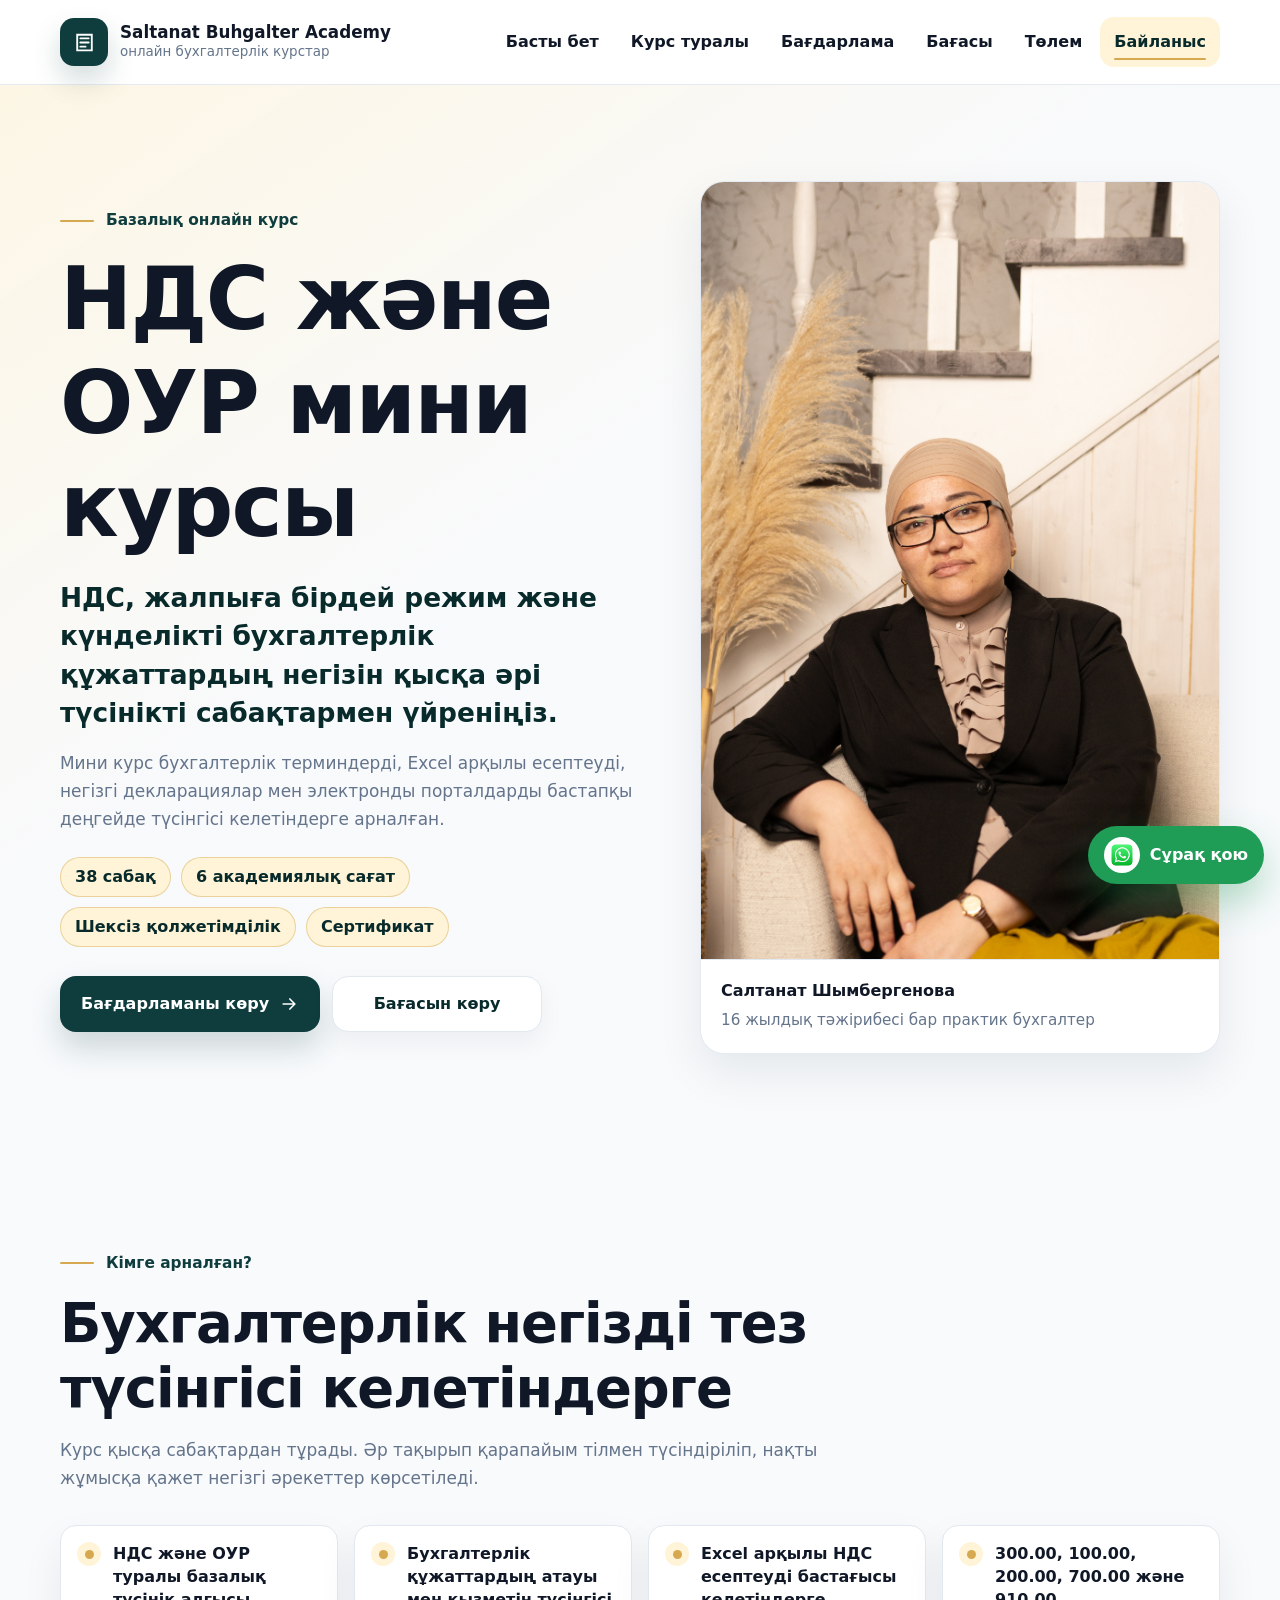
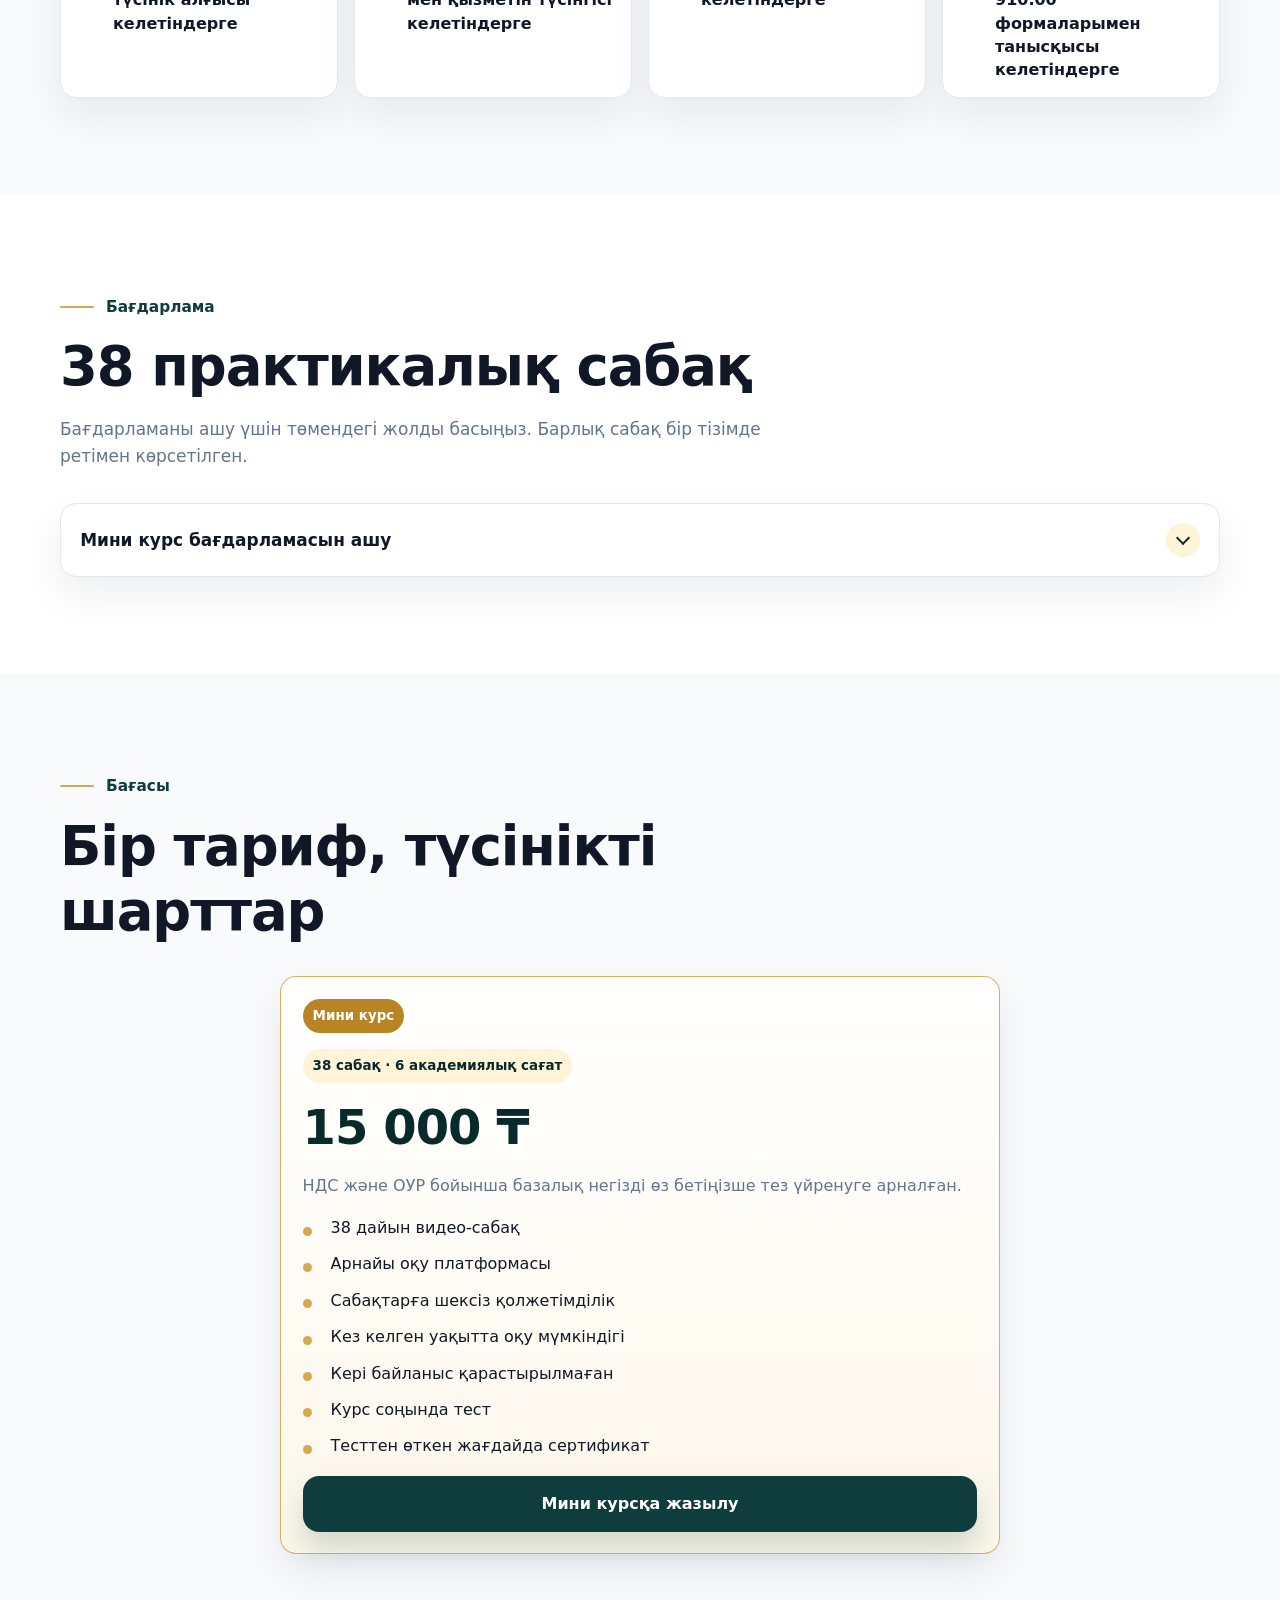
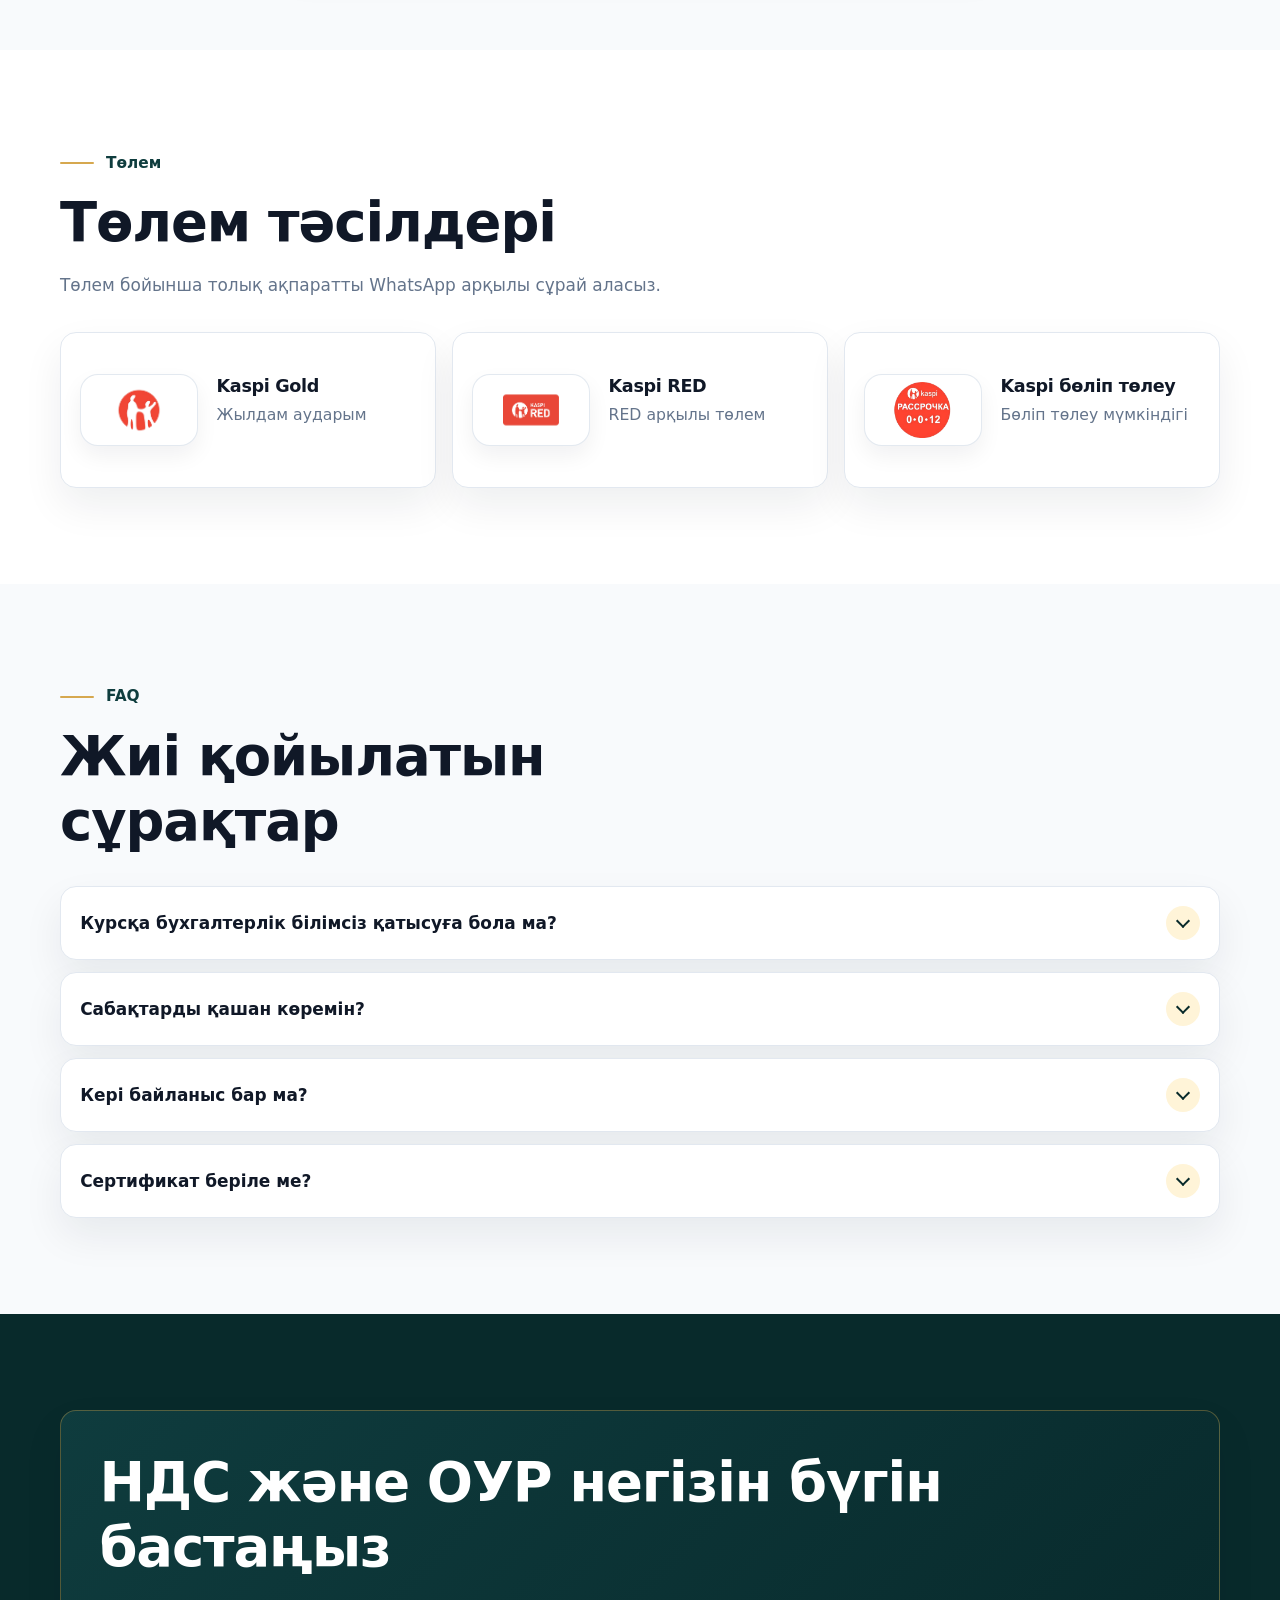
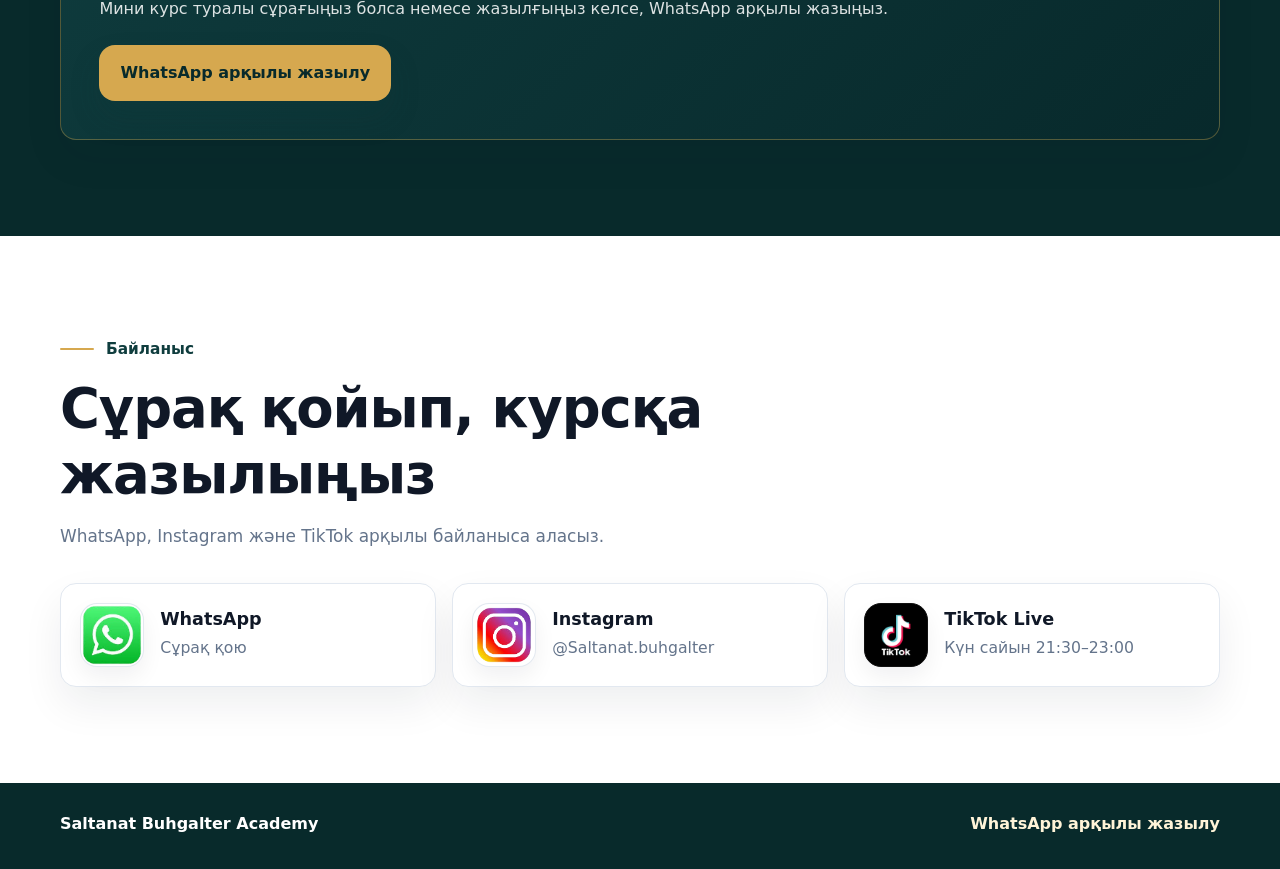
<file: mini-kurs/index.html>
<!DOCTYPE html>
<html lang="kk">
  <head>
    <meta charset="UTF-8">
    <meta name="viewport" content="width=device-width, initial-scale=1.0">
    <title>НДС және ОУР мини курсы — Saltanat Buhgalter Academy</title>
    <meta name="description" content="НДС, ОУР, бухгалтерлік құжаттар, Excel, декларациялар және электронды порталдар бойынша 38 сабақтан тұратын практикалық мини курс.">

    <meta property="og:title" content="НДС және ОУР мини курсы — Saltanat Buhgalter Academy">
    <meta property="og:description" content="НДС және ОУР негіздерін 38 қысқа практикалық сабақ арқылы үйреніңіз.">
    <meta property="og:image" content="/img/NDS.jpeg">
    <meta property="og:type" content="website">

    <meta name="theme-color" content="#0F3D3E">
    <link rel="manifest" href="/site.webmanifest">
    <link rel="icon" href="/favicon.ico">
    <link rel="stylesheet" href="/src/styles.css">
    <script src="/src/index.js" defer></script>
  </head>
  <body data-page="mini">
    <a class="skip-link" href="#about">Негізгі мазмұнға өту</a>

    <header class="site-header" data-header>
      <nav class="nav container" aria-label="Негізгі мәзір">
        <a class="brand" href="/" aria-label="Saltanat Buhgalter Academy">
          <span class="brand-mark" aria-hidden="true">
            <svg viewBox="0 0 24 24" focusable="false">
              <path d="M5 4.5h14v15H5z" fill="none" stroke="currentColor" stroke-width="1.8"/>
              <path d="M8 8h8M8 12h8M8 16h5" fill="none" stroke="currentColor" stroke-width="1.8" stroke-linecap="round"/>
            </svg>
          </span>
          <span>
            <span class="brand-title">Saltanat Buhgalter Academy</span>
            <span class="brand-subtitle">онлайн бухгалтерлік курстар</span>
          </span>
        </a>

        <button class="nav-toggle" type="button" aria-label="Мәзірді ашу" aria-expanded="false" aria-controls="site-menu" data-nav-toggle>
          <span></span>
          <span></span>
          <span></span>
        </button>

        <div class="nav-menu" id="site-menu" data-nav-menu>
          <a href="/">Басты бет</a>
          <a href="#about">Курс туралы</a>
          <a href="#program">Бағдарлама</a>
          <a href="#tariff">Бағасы</a>
          <a href="#payments">Төлем</a>
          <a href="#contact">Байланыс</a>
        </div>
      </nav>
    </header>

    <main>
      <section class="hero section" id="home">
        <div class="container hero-grid">
          <div class="hero-content">
            <span class="section-label">Базалық онлайн курс</span>
            <h1>НДС және ОУР мини курсы</h1>
            <p class="hero-lead">НДС, жалпыға бірдей режим және күнделікті бухгалтерлік құжаттардың негізін қысқа әрі түсінікті сабақтармен үйреніңіз.</p>
            <p class="hero-text">Мини курс бухгалтерлік терминдерді, Excel арқылы есептеуді, негізгі декларациялар мен электронды порталдарды бастапқы деңгейде түсінгісі келетіндерге арналған.</p>

            <div class="hero-badges" aria-label="Курс ерекшеліктері">
              <span>38 сабақ</span>
              <span>6 академиялық сағат</span>
              <span>Шексіз қолжетімділік</span>
              <span>Сертификат</span>
            </div>

            <div class="hero-actions">
              <a class="btn btn-primary" href="#program">
                <span>Бағдарламаны көру</span>
                <svg viewBox="0 0 24 24" aria-hidden="true" focusable="false">
                  <path d="M5 12h14M13 6l6 6-6 6" fill="none" stroke="currentColor" stroke-width="2" stroke-linecap="round" stroke-linejoin="round"/>
                </svg>
              </a>
              <a class="btn btn-secondary" href="#tariff">Бағасын көру</a>
            </div>
          </div>

          <aside class="hero-media" aria-label="Салтанат Шымбергенова">
            <div class="photo-card" data-photo-card>
              <img class="speaker-photo speaker-photo-nds" src="/img/NDS.jpeg" alt="Салтанат Шымбергенова" loading="eager" data-speaker-photo>
              <div class="photo-caption">
                <strong>Салтанат Шымбергенова</strong>
                <span>16 жылдық тәжірибесі бар практик бухгалтер</span>
              </div>
            </div>
          </aside>
        </div>
      </section>

      <section class="section" id="about">
        <div class="container">
          <div class="section-head">
            <span class="section-label">Кімге арналған?</span>
            <h2>Бухгалтерлік негізді тез түсінгісі келетіндерге</h2>
            <p>Курс қысқа сабақтардан тұрады. Әр тақырып қарапайым тілмен түсіндіріліп, нақты жұмысқа қажет негізгі әрекеттер көрсетіледі.</p>
          </div>
          <div class="benefit-grid">
            <article class="icon-card"><span class="icon-dot"></span><p>НДС және ОУР туралы базалық түсінік алғысы келетіндерге</p></article>
            <article class="icon-card"><span class="icon-dot"></span><p>Бухгалтерлік құжаттардың атауы мен қызметін түсінгісі келетіндерге</p></article>
            <article class="icon-card"><span class="icon-dot"></span><p>Excel арқылы НДС есептеуді бастағысы келетіндерге</p></article>
            <article class="icon-card"><span class="icon-dot"></span><p>300.00, 100.00, 200.00, 700.00 және 910.00 формаларымен танысқысы келетіндерге</p></article>
          </div>
        </div>
      </section>

      <section class="section section-soft" id="program">
        <div class="container">
          <div class="section-head">
            <span class="section-label">Бағдарлама</span>
            <h2>38 практикалық сабақ</h2>
            <p>Бағдарламаны ашу үшін төмендегі жолды басыңыз. Барлық сабақ бір тізімде ретімен көрсетілген.</p>
          </div>

          <div class="accordion-list program-list">
            <details class="accordion-item">
              <summary>Мини курс бағдарламасын ашу<span class="accordion-icon"></span></summary>
              <ol class="lesson-list">
                <li>Мини курс не жайлы? (1:27 мин)</li>
                <li>Кіріс дегеніміз не? (6:04 мин)</li>
                <li>Жалпыға бірдей режим деген не? (6:08 мин)</li>
                <li>НДС деген не? (5:10 мин)</li>
                <li>Упрощенкадан қалған тауарды НДС ке зачетқа алу (6:53 мин)</li>
                <li>НДС мысалы (17:40 мин)</li>
                <li>Жалпы режимде табыс салығын есептеу (10:48 мин)</li>
                <li>1С Программа деген не? (6:48 мин)</li>
                <li>Фискалды чек деген не? (4:20 мин)</li>
                <li>Лицевой счет деген не? (1:33 мин)</li>
                <li>Счет на оплату деген не? (3:27 мин)</li>
                <li>Платежное поручение деген не? (2:01 мин)</li>
                <li>Доверенность деген не? (2:40 мин)</li>
                <li>Накладная на отпуск товара на сторону (2:35 мин)</li>
                <li>Акт выполненных работ деген не? (АВР) (4:06 мин)</li>
                <li>Электронды счет-фактура деген не? (5:58 мин)</li>
                <li>Приходный кассовый ордер деген не? (2:19 мин)</li>
                <li>Расходный кассовый ордер деген не? (2:20 мин)</li>
                <li>Акт сверки деген не? (3:28 мин)</li>
                <li>Онлайн банкингпен ақша аудару (6:30 мин)</li>
                <li>Excel мен НДС есептеу (27:06 мин)</li>
                <li>Excel дегі есепті 300 формада толтыру (13:33 мин)</li>
                <li>300 декларацияда қате кеткенде қосымша тапсыру (10:25 мин)</li>
                <li>Камералды бақылаудан келген хабарламаға жауап жазу (3:45 мин)</li>
                <li>Лицевой счетты тексеру (6:43 мин)</li>
                <li>ИС ЭСФ портал арқылы ЭАВР жіберу (10:40 мин)</li>
                <li>ИС ЭСФ портал арқылы ЭСФ жіберу (6:56 мин)</li>
                <li>ЭДО деген не? (6:59 мин)</li>
                <li>Еңбек.кз ке еңбек шартын тіркеу (10:31 мин)</li>
                <li>100.00 декларацияны қолмен толтыру (15:54 мин)</li>
                <li>Көлік салығын Excel мен есептеу (31:56 мин)</li>
                <li>700.00 форманы ИСНА да толтыру (5:04 мин)</li>
                <li>300 форма 2026 ж извещение жасау (10:23 мин)</li>
                <li>300 форма 2026 ж толтыру (14:58 мин)</li>
                <li>ЕСУТД тіркеліп ТТН, ЭПЛ жасау (13:25 мин)</li>
                <li>200.00 форма ТОО мен ИП үшін (толық жалақы есептеумен)</li>
                <li>910.00 форма 2026 ж толтыру</li>
                <li>ИП жабу</li>
              </ol>
            </details>
          </div>
        </div>
      </section>

      <section class="section" id="tariff">
        <div class="container">
          <div class="section-head">
            <span class="section-label">Бағасы</span>
            <h2>Бір тариф, түсінікті шарттар</h2>
          </div>
          <div class="tariff-grid single">
            <article class="tariff-card tariff-featured">
              <span class="popular-badge">Мини курс</span>
              <span class="tariff-label">38 сабақ · 6 академиялық сағат</span>
              <h3>15 000 ₸</h3>
              <p>НДС және ОУР бойынша базалық негізді өз бетіңізше тез үйренуге арналған.</p>
              <ul class="tariff-list">
                <li>38 дайын видео-сабақ</li>
                <li>Арнайы оқу платформасы</li>
                <li>Сабақтарға шексіз қолжетімділік</li>
                <li>Кез келген уақытта оқу мүмкіндігі</li>
                <li>Кері байланыс қарастырылмаған</li>
                <li>Курс соңында тест</li>
                <li>Тесттен өткен жағдайда сертификат</li>
              </ul>
              <a class="btn btn-primary btn-wide" href="https://wa.me/77020897021?text=%D0%A1%D3%99%D0%BB%D0%B5%D0%BC%D0%B5%D1%82%D1%81%D1%96%D0%B7%20%D0%B1%D0%B5!%20%D0%9D%D0%94%D0%A1%20%D0%B6%D3%99%D0%BD%D0%B5%20%D0%9E%D0%A3%D0%A0%20%D0%BC%D0%B8%D0%BD%D0%B8%20%D0%BA%D1%83%D1%80%D1%81%D1%8B%20%D1%82%D1%83%D1%80%D0%B0%D0%BB%D1%8B%20%D0%B0%D2%9B%D0%BF%D0%B0%D1%80%D0%B0%D1%82%20%D0%B0%D0%BB%D2%93%D1%8B%D0%BC%20%D0%BA%D0%B5%D0%BB%D0%B5%D0%B4%D1%96." target="_blank" rel="noopener noreferrer">Мини курсқа жазылу</a>
            </article>
          </div>
        </div>
      </section>

      <section class="section section-soft" id="payments">
        <div class="container">
          <div class="section-head">
            <span class="section-label">Төлем</span>
            <h2>Төлем тәсілдері</h2>
            <p>Төлем бойынша толық ақпаратты WhatsApp арқылы сұрай аласыз.</p>
          </div>
          <div class="payment-grid">
            <article class="payment-card"><span class="payment-icon icon-frame icon-kaspi" aria-hidden="true"><img src="/img/kaspi-removebg-preview.png" alt=""></span><div><h3>Kaspi Gold</h3><p>Жылдам аударым</p></div></article>
            <article class="payment-card"><span class="payment-icon icon-frame icon-kaspi-red" aria-hidden="true"><img src="/img/Kaspi_red-removebg-preview.png" alt=""></span><div><h3>Kaspi RED</h3><p>RED арқылы төлем</p></div></article>
            <article class="payment-card"><span class="payment-icon icon-frame icon-kaspi-installment" aria-hidden="true"><img src="/img/kaspi_bolip_toleu-removebg-preview.png" alt=""></span><div><h3>Kaspi бөліп төлеу</h3><p>Бөліп төлеу мүмкіндігі</p></div></article>
          </div>
        </div>
      </section>

      <section class="section" id="faq">
        <div class="container">
          <div class="section-head">
            <span class="section-label">FAQ</span>
            <h2>Жиі қойылатын сұрақтар</h2>
          </div>
          <div class="accordion-list">
            <details class="accordion-item"><summary>Курсқа бухгалтерлік білімсіз қатысуға бола ма?<span class="accordion-icon"></span></summary><p>Иә. Мини курс базалық түсініктерден басталады және тақырыптар қарапайым тілмен түсіндіріледі.</p></details>
            <details class="accordion-item"><summary>Сабақтарды қашан көремін?<span class="accordion-icon"></span></summary><p>Сабақтар дайын видео форматта беріледі. Оларды өзіңізге ыңғайлы уақытта көре аласыз.</p></details>
            <details class="accordion-item"><summary>Кері байланыс бар ма?<span class="accordion-icon"></span></summary><p>Мини курста кері байланыс қарастырылмаған.</p></details>
            <details class="accordion-item"><summary>Сертификат беріле ме?<span class="accordion-icon"></span></summary><p>Иә. Курс соңындағы тесттен сәтті өткен қатысушыларға сертификат беріледі.</p></details>
          </div>
        </div>
      </section>

      <section class="section cta-section">
        <div class="container">
          <div class="cta-card">
            <h2>НДС және ОУР негізін бүгін бастаңыз</h2>
            <p>Мини курс туралы сұрағыңыз болса немесе жазылғыңыз келсе, WhatsApp арқылы жазыңыз.</p>
            <a class="btn btn-primary" href="https://wa.me/77020897021?text=%D0%A1%D3%99%D0%BB%D0%B5%D0%BC%D0%B5%D1%82%D1%81%D1%96%D0%B7%20%D0%B1%D0%B5!%20%D0%9D%D0%94%D0%A1%20%D0%B6%D3%99%D0%BD%D0%B5%20%D0%9E%D0%A3%D0%A0%20%D0%BC%D0%B8%D0%BD%D0%B8%20%D0%BA%D1%83%D1%80%D1%81%D1%8B%20%D1%82%D1%83%D1%80%D0%B0%D0%BB%D1%8B%20%D0%B0%D2%9B%D0%BF%D0%B0%D1%80%D0%B0%D1%82%20%D0%B0%D0%BB%D2%93%D1%8B%D0%BC%20%D0%BA%D0%B5%D0%BB%D0%B5%D0%B4%D1%96." target="_blank" rel="noopener noreferrer">WhatsApp арқылы жазылу</a>
          </div>
        </div>
      </section>

      <section class="section section-soft" id="contact">
        <div class="container">
          <div class="section-head">
            <span class="section-label">Байланыс</span>
            <h2>Сұрақ қойып, курсқа жазылыңыз</h2>
            <p>WhatsApp, Instagram және TikTok арқылы байланыса аласыз.</p>
          </div>
          <div class="contact-grid">
            <a class="contact-card" href="https://wa.me/77020897021?text=%D0%A1%D3%99%D0%BB%D0%B5%D0%BC%D0%B5%D1%82%D1%81%D1%96%D0%B7%20%D0%B1%D0%B5!%20%D0%9D%D0%94%D0%A1%20%D0%B6%D3%99%D0%BD%D0%B5%20%D0%9E%D0%A3%D0%A0%20%D0%BC%D0%B8%D0%BD%D0%B8%20%D0%BA%D1%83%D1%80%D1%81%D1%8B%20%D1%82%D1%83%D1%80%D0%B0%D0%BB%D1%8B%20%D0%B0%D2%9B%D0%BF%D0%B0%D1%80%D0%B0%D1%82%20%D0%B0%D0%BB%D2%93%D1%8B%D0%BC%20%D0%BA%D0%B5%D0%BB%D0%B5%D0%B4%D1%96." target="_blank" rel="noopener noreferrer"><span class="contact-icon icon-frame icon-whatsapp" aria-hidden="true"><img src="/img/WhatsApp-removebg-preview.png" alt=""></span><span><strong>WhatsApp</strong><small>Сұрақ қою</small></span></a>
            <a class="contact-card" href="https://www.instagram.com/saltanat.buhgalter/" target="_blank" rel="noopener noreferrer"><span class="contact-icon icon-frame icon-instagram" aria-hidden="true"><img src="/img/Instagramm-removebg-preview.png" alt=""></span><span><strong>Instagram</strong><small>@Saltanat.buhgalter</small></span></a>
            <a class="contact-card" href="https://www.tiktok.com/@saltanat.buhgalter" target="_blank" rel="noopener noreferrer"><span class="contact-icon icon-frame icon-tiktok" aria-hidden="true"><img src="/img/Tik-Tok.png" alt=""></span><span><strong>TikTok Live</strong><small>Күн сайын 21:30–23:00</small></span></a>
          </div>
        </div>
      </section>
    </main>

    <footer class="site-footer">
      <div class="container footer-inner">
        <strong>Saltanat Buhgalter Academy</strong>
        <a href="https://wa.me/77020897021?text=%D0%A1%D3%99%D0%BB%D0%B5%D0%BC%D0%B5%D1%82%D1%81%D1%96%D0%B7%20%D0%B1%D0%B5!%20%D0%9D%D0%94%D0%A1%20%D0%B6%D3%99%D0%BD%D0%B5%20%D0%9E%D0%A3%D0%A0%20%D0%BC%D0%B8%D0%BD%D0%B8%20%D0%BA%D1%83%D1%80%D1%81%D1%8B%20%D1%82%D1%83%D1%80%D0%B0%D0%BB%D1%8B%20%D0%B0%D2%9B%D0%BF%D0%B0%D1%80%D0%B0%D1%82%20%D0%B0%D0%BB%D2%93%D1%8B%D0%BC%20%D0%BA%D0%B5%D0%BB%D0%B5%D0%B4%D1%96." target="_blank" rel="noopener noreferrer">WhatsApp арқылы жазылу</a>
      </div>
    </footer>

    <a class="floating-whatsapp" href="https://wa.me/77020897021?text=%D0%A1%D3%99%D0%BB%D0%B5%D0%BC%D0%B5%D1%82%D1%81%D1%96%D0%B7%20%D0%B1%D0%B5!%20%D0%9D%D0%94%D0%A1%20%D0%B6%D3%99%D0%BD%D0%B5%20%D0%9E%D0%A3%D0%A0%20%D0%BC%D0%B8%D0%BD%D0%B8%20%D0%BA%D1%83%D1%80%D1%81%D1%8B%20%D1%82%D1%83%D1%80%D0%B0%D0%BB%D1%8B%20%D0%B0%D2%9B%D0%BF%D0%B0%D1%80%D0%B0%D1%82%20%D0%B0%D0%BB%D2%93%D1%8B%D0%BC%20%D0%BA%D0%B5%D0%BB%D0%B5%D0%B4%D1%96." target="_blank" rel="noopener noreferrer" aria-label="WhatsApp арқылы сұрақ қою">
      <span aria-hidden="true"><img src="/img/WhatsApp-removebg-preview.png" alt=""></span>
      <strong>Сұрақ қою</strong>
    </a>
  </body>
</html>
</file>
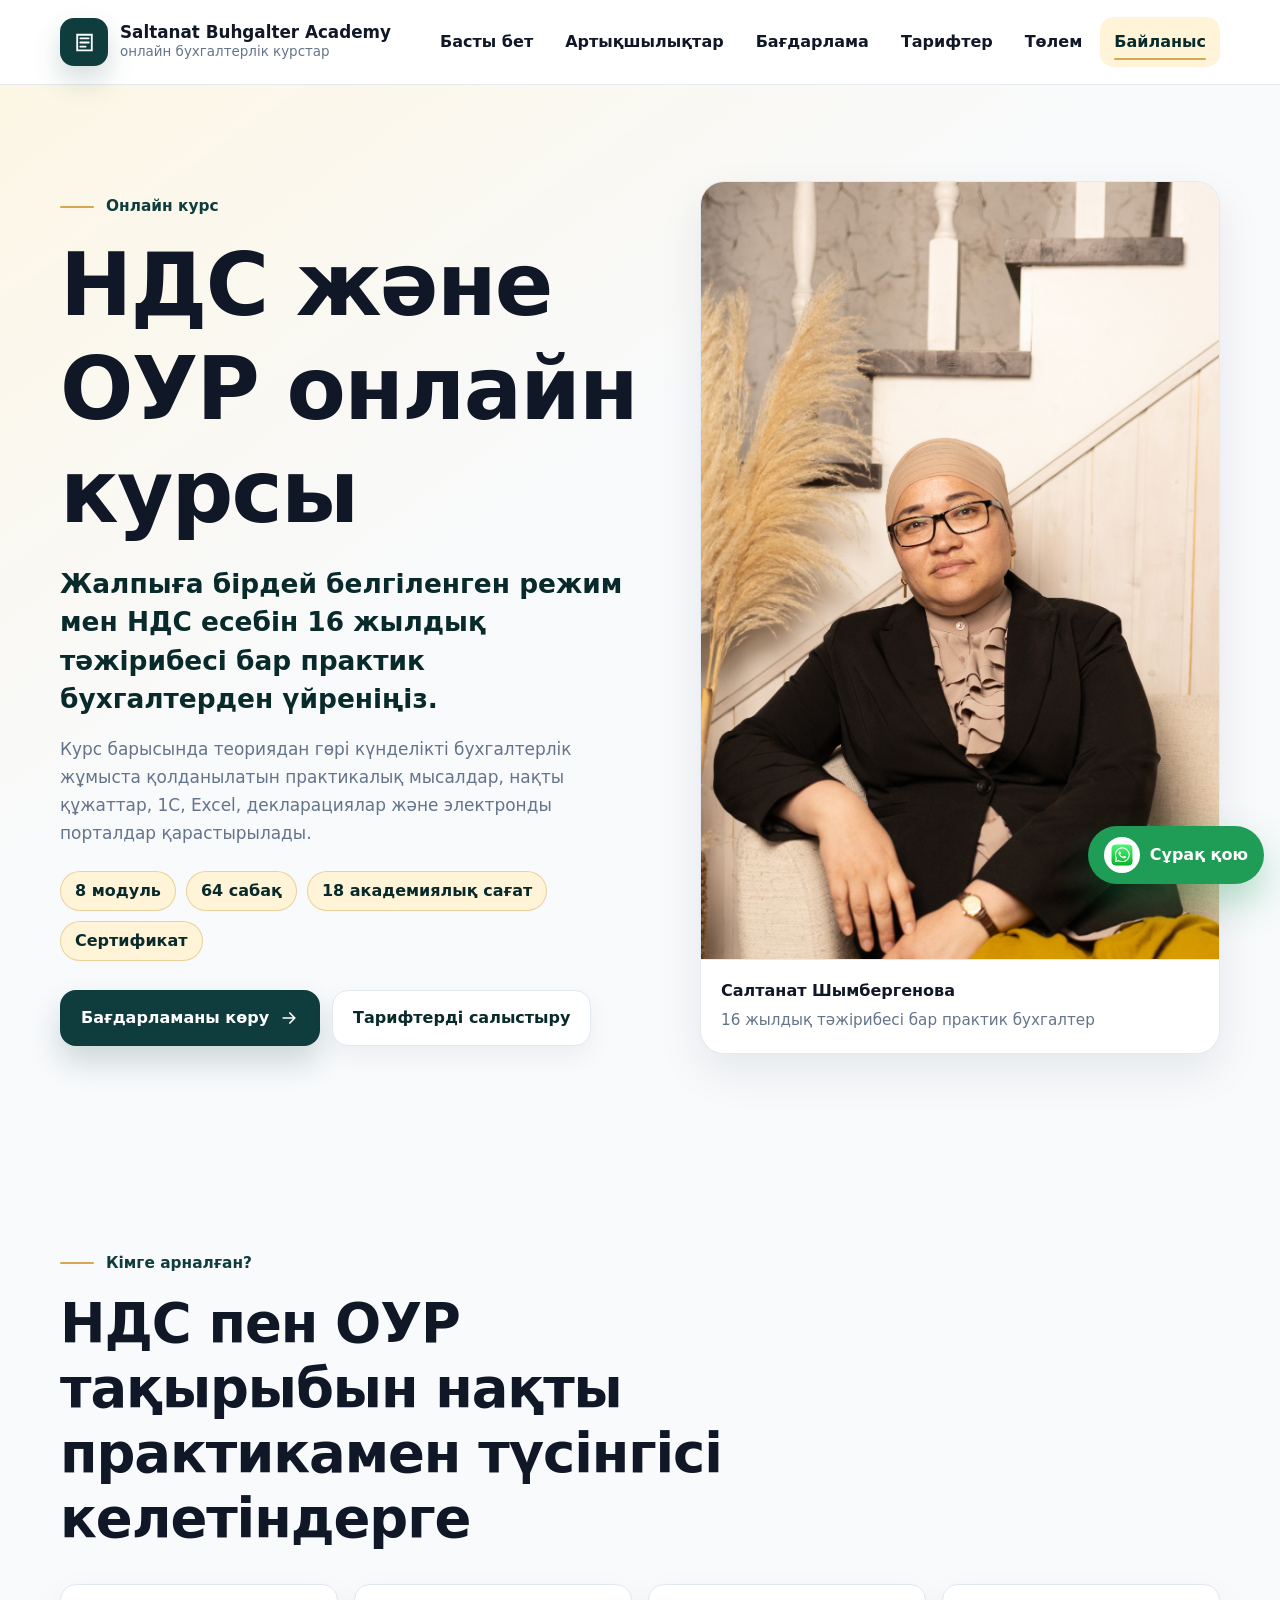
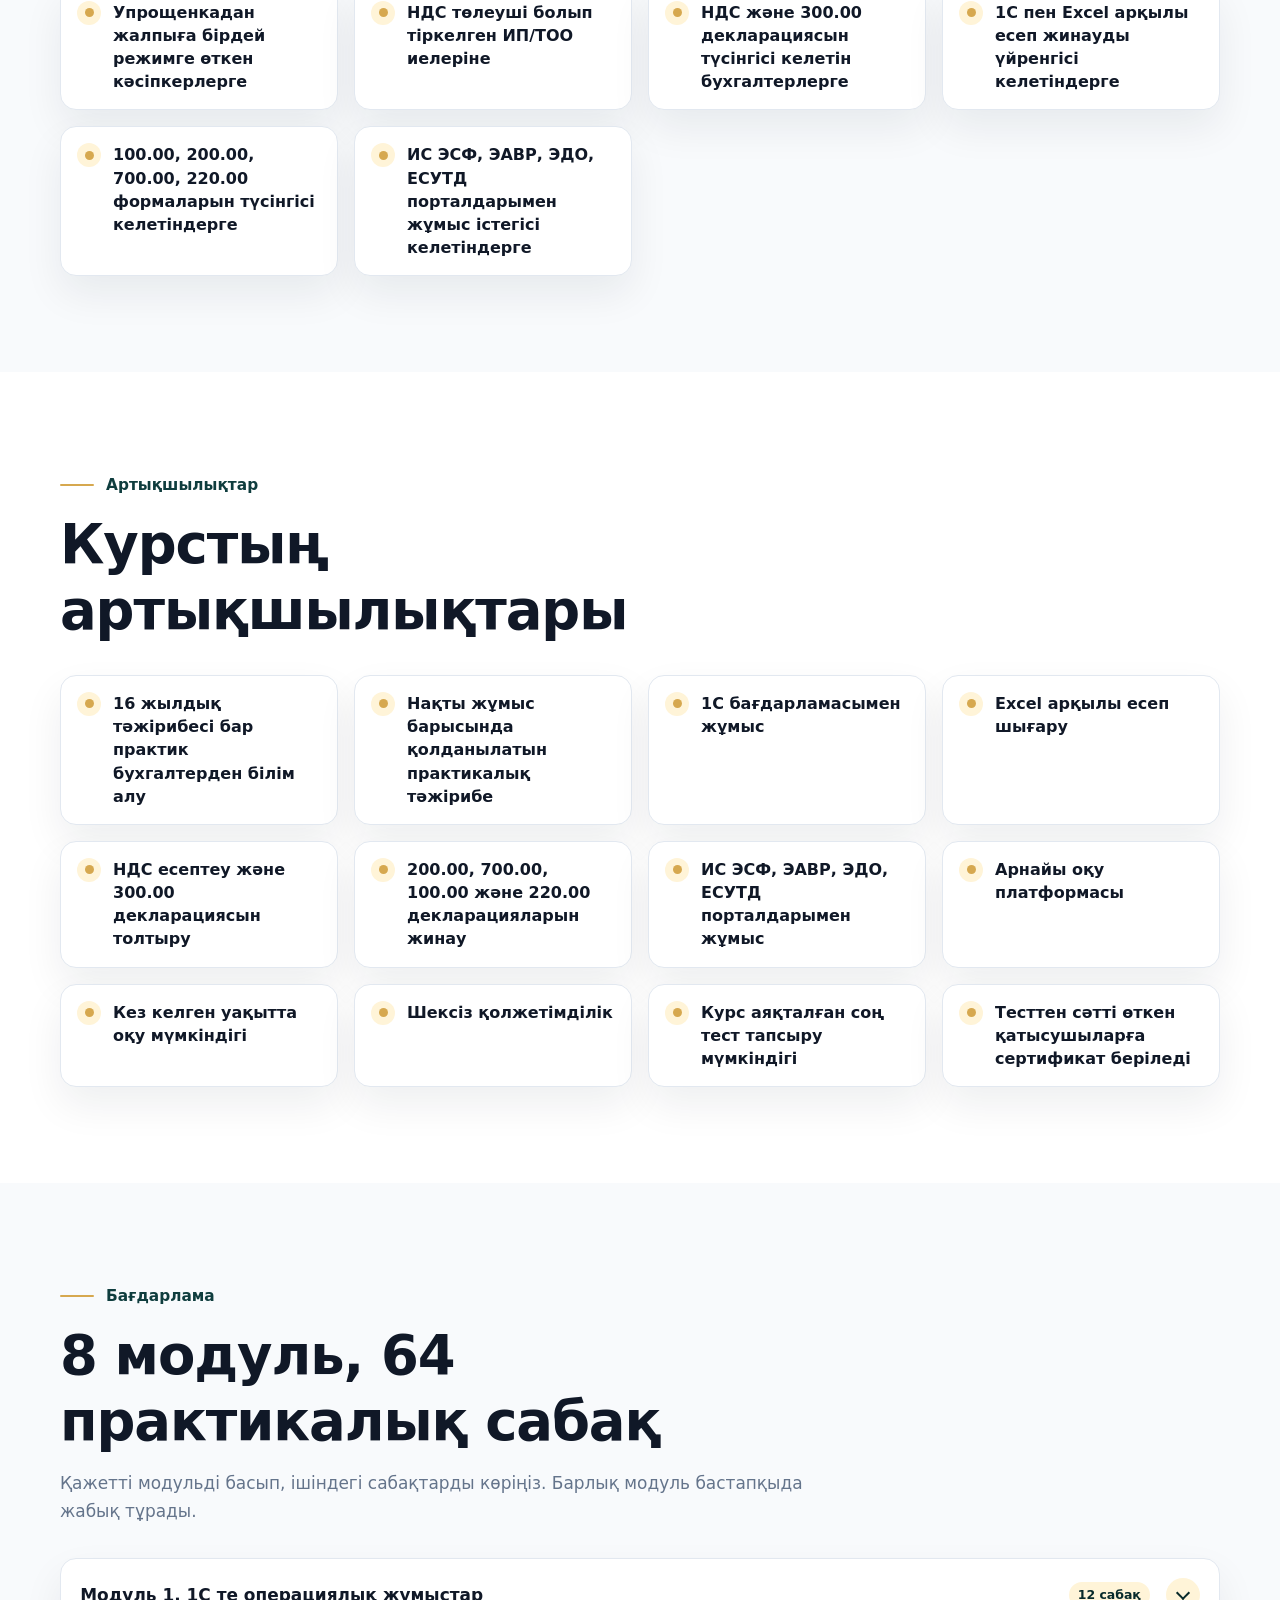
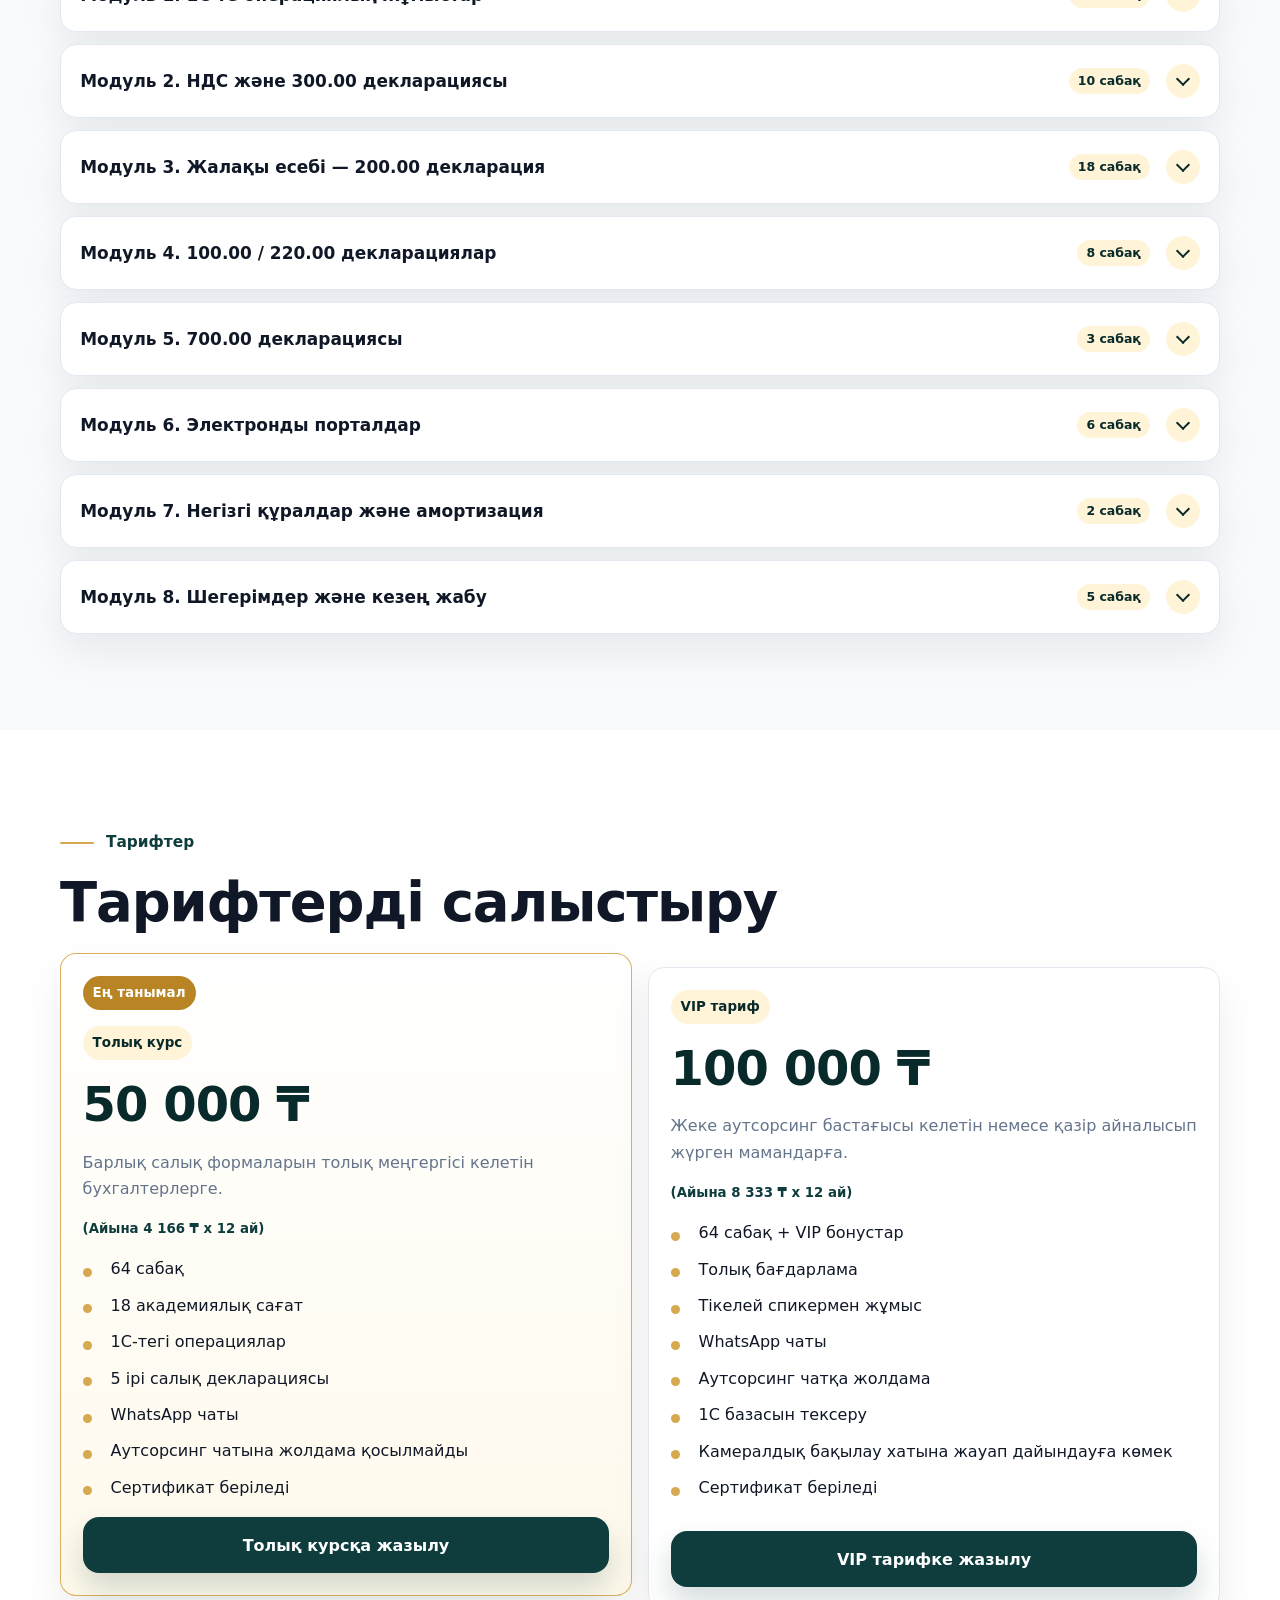
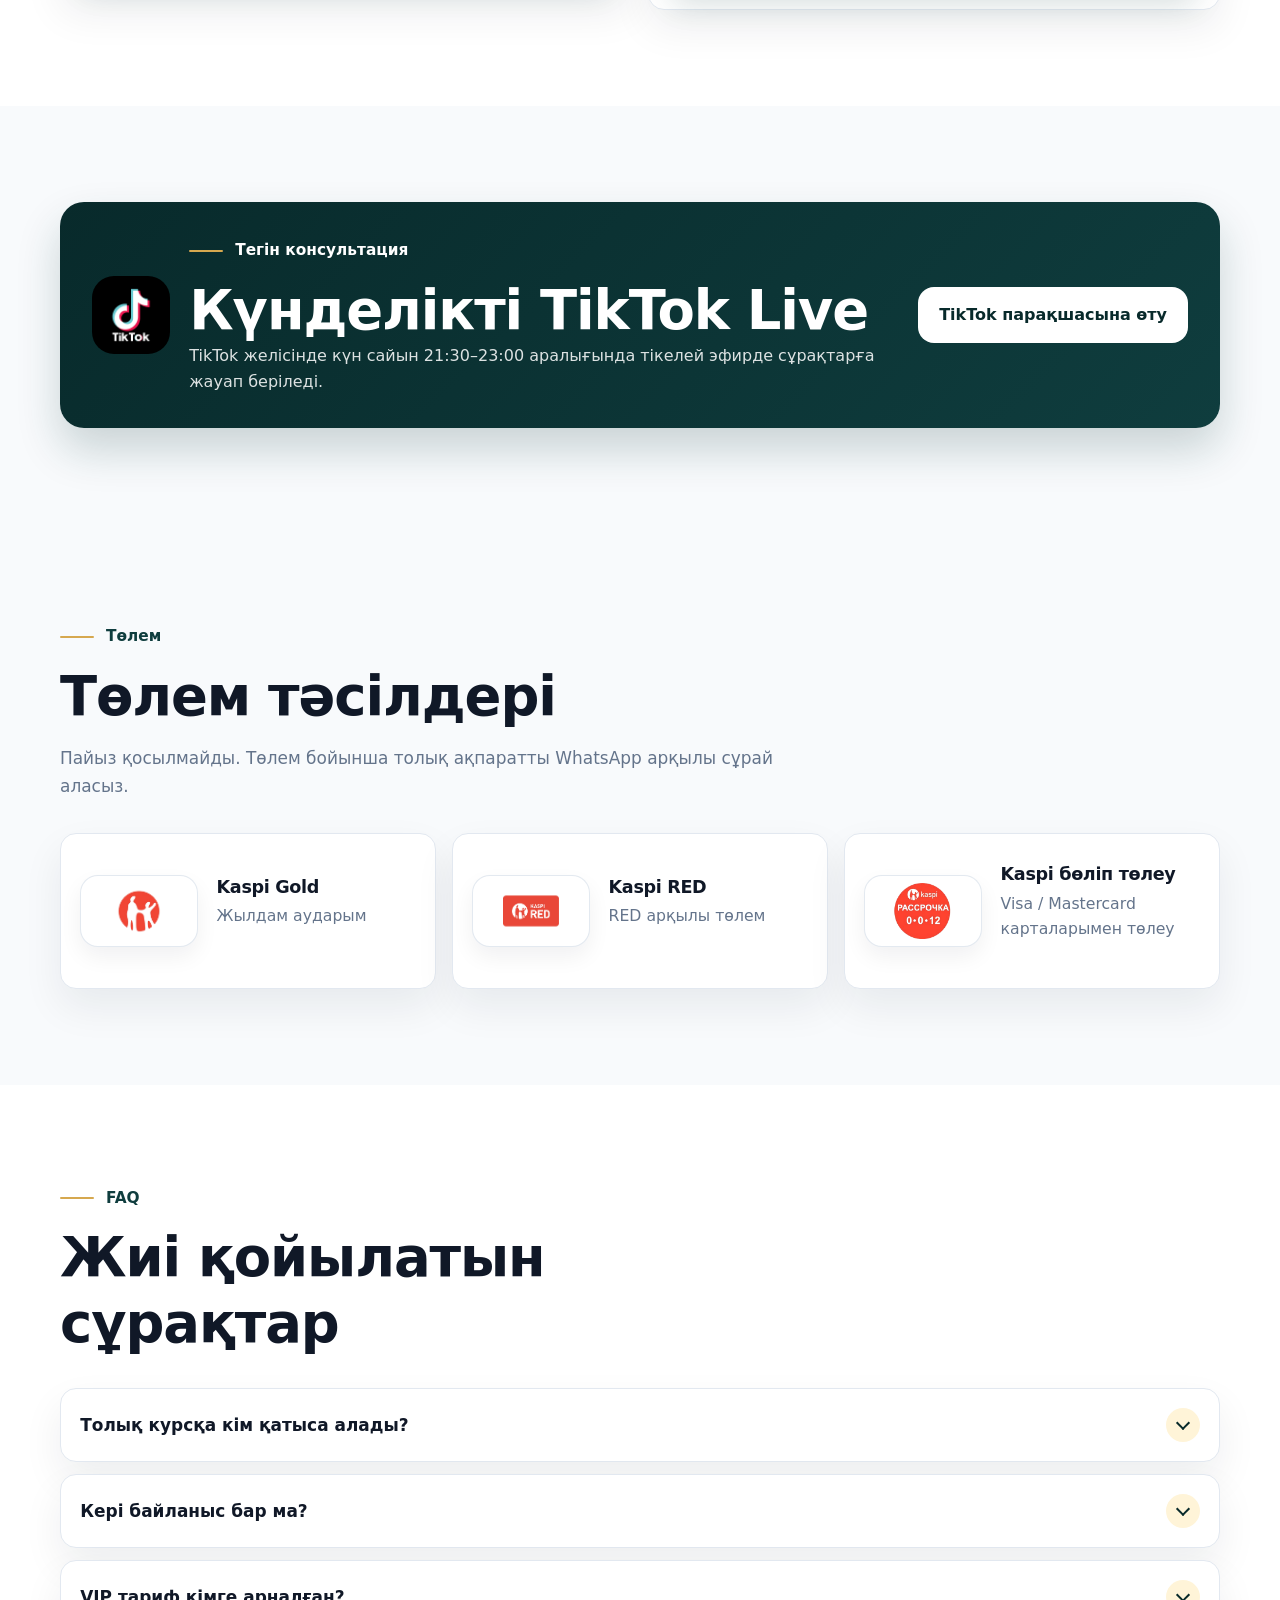
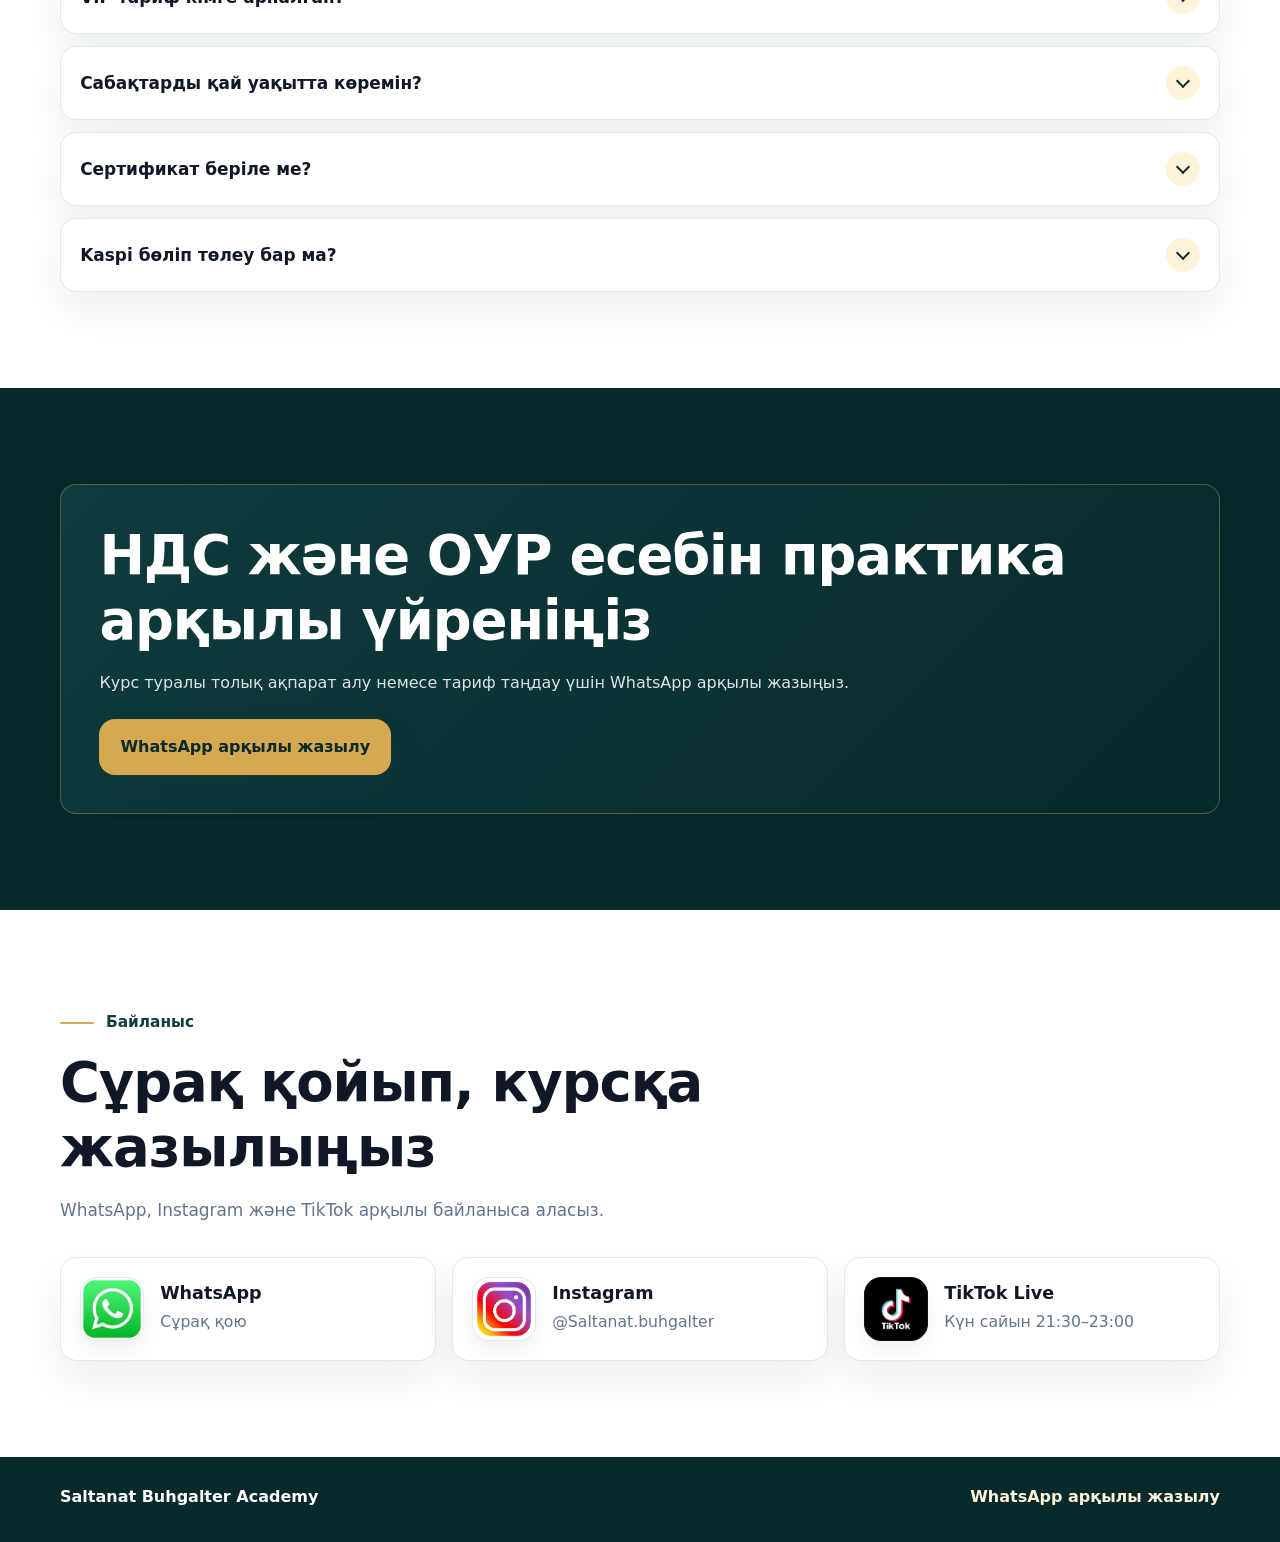
<file: nds-our/index.html>
<!DOCTYPE html>
<html lang="kk">
  <head>
    <meta charset="UTF-8">
    <meta name="viewport" content="width=device-width, initial-scale=1.0">
    <title>НДС және ОУР онлайн курсы — Saltanat Buhgalter Academy</title>
    <meta name="description" content="НДС, ОУР, 300.00 декларациясы, 1С, Excel және электронды порталдар бойынша практикалық онлайн курс.">

    <meta property="og:title" content="НДС және ОУР онлайн курсы — Saltanat Buhgalter Academy">
    <meta property="og:description" content="НДС, ОУР, 300.00 декларациясы, 1С, Excel және электронды порталдар бойынша практикалық онлайн курс.">
    <meta property="og:image" content="/img/NDS.jpeg">
    <meta property="og:type" content="website">

    <meta name="theme-color" content="#0F3D3E">
    <link rel="manifest" href="/site.webmanifest">
    <link rel="icon" href="/favicon.ico">
    <link rel="stylesheet" href="/src/styles.css">
    <script src="/src/index.js" defer></script>
  </head>
  <body data-page="nds">
    <a class="skip-link" href="#benefits">Негізгі мазмұнға өту</a>

    <header class="site-header" data-header>
      <nav class="nav container" aria-label="Негізгі мәзір">
        <a class="brand" href="/" aria-label="Saltanat Buhgalter Academy">
          <span class="brand-mark" aria-hidden="true">
            <svg viewBox="0 0 24 24" focusable="false">
              <path d="M5 4.5h14v15H5z" fill="none" stroke="currentColor" stroke-width="1.8"/>
              <path d="M8 8h8M8 12h8M8 16h5" fill="none" stroke="currentColor" stroke-width="1.8" stroke-linecap="round"/>
            </svg>
          </span>
          <span>
            <span class="brand-title">Saltanat Buhgalter Academy</span>
            <span class="brand-subtitle">онлайн бухгалтерлік курстар</span>
          </span>
        </a>

        <button class="nav-toggle" type="button" aria-label="Мәзірді ашу" aria-expanded="false" aria-controls="site-menu" data-nav-toggle>
          <span></span>
          <span></span>
          <span></span>
        </button>

        <div class="nav-menu" id="site-menu" data-nav-menu>
          <a href="/">Басты бет</a>
          <a href="#benefits">Артықшылықтар</a>
          <a href="#program">Бағдарлама</a>
          <a href="#tariffs">Тарифтер</a>
          <a href="#payments">Төлем</a>
          <a href="#contact">Байланыс</a>
        </div>
      </nav>
    </header>

    <main>
      <section class="hero section" id="home">
        <div class="container hero-grid">
          <div class="hero-content">
            <span class="section-label">Онлайн курс</span>
            <h1>НДС және ОУР онлайн курсы</h1>
            <p class="hero-lead">Жалпыға бірдей белгіленген режим мен НДС есебін 16 жылдық тәжірибесі бар практик бухгалтерден үйреніңіз.</p>
            <p class="hero-text">Курс барысында теориядан гөрі күнделікті бухгалтерлік жұмыста қолданылатын практикалық мысалдар, нақты құжаттар, 1С, Excel, декларациялар және электронды порталдар қарастырылады.</p>

            <div class="hero-badges" aria-label="Курс ерекшеліктері">
              <span>8 модуль</span>
              <span>64 сабақ</span>
              <span>18 академиялық сағат</span>
              <span>Сертификат</span>
            </div>

            <div class="hero-actions">
              <a class="btn btn-primary" href="#program">
                <span>Бағдарламаны көру</span>
                <svg viewBox="0 0 24 24" aria-hidden="true" focusable="false">
                  <path d="M5 12h14M13 6l6 6-6 6" fill="none" stroke="currentColor" stroke-width="2" stroke-linecap="round" stroke-linejoin="round"/>
                </svg>
              </a>
              <a class="btn btn-secondary" href="#tariffs">Тарифтерді салыстыру</a>
            </div>
          </div>

          <aside class="hero-media" aria-label="Салтанат Шымбергенова">
            <div class="photo-card" data-photo-card>
              <img class="speaker-photo speaker-photo-nds" src="/img/NDS.jpeg" alt="Салтанат Шымбергенова" loading="eager" data-speaker-photo>
              <div class="photo-caption">
                <strong>Салтанат Шымбергенова</strong>
                <span>16 жылдық тәжірибесі бар практик бухгалтер</span>
              </div>
            </div>
          </aside>
        </div>
      </section>

      <section class="section" id="audience">
        <div class="container">
          <div class="section-head">
            <span class="section-label">Кімге арналған?</span>
            <h2>НДС пен ОУР тақырыбын нақты практикамен түсінгісі келетіндерге</h2>
          </div>
          <div class="benefit-grid">
            <article class="icon-card"><span class="icon-dot"></span><p>Упрощенкадан жалпыға бірдей режимге өткен кәсіпкерлерге</p></article>
            <article class="icon-card"><span class="icon-dot"></span><p>НДС төлеуші болып тіркелген ИП/ТОО иелеріне</p></article>
            <article class="icon-card"><span class="icon-dot"></span><p>НДС және 300.00 декларациясын түсінгісі келетін бухгалтерлерге</p></article>
            <article class="icon-card"><span class="icon-dot"></span><p>1С пен Excel арқылы есеп жинауды үйренгісі келетіндерге</p></article>
            <article class="icon-card"><span class="icon-dot"></span><p>100.00, 200.00, 700.00, 220.00 формаларын түсінгісі келетіндерге</p></article>
            <article class="icon-card"><span class="icon-dot"></span><p>ИС ЭСФ, ЭАВР, ЭДО, ЕСУТД порталдарымен жұмыс істегісі келетіндерге</p></article>
          </div>
        </div>
      </section>

      <section class="section section-soft" id="benefits">
        <div class="container">
          <div class="section-head">
            <span class="section-label">Артықшылықтар</span>
            <h2>Курстың артықшылықтары</h2>
          </div>

          <div class="benefit-grid">
            <article class="icon-card"><span class="icon-dot"></span><p>16 жылдық тәжірибесі бар практик бухгалтерден білім алу</p></article>
            <article class="icon-card"><span class="icon-dot"></span><p>Нақты жұмыс барысында қолданылатын практикалық тәжірибе</p></article>
            <article class="icon-card"><span class="icon-dot"></span><p>1С бағдарламасымен жұмыс</p></article>
            <article class="icon-card"><span class="icon-dot"></span><p>Excel арқылы есеп шығару</p></article>
            <article class="icon-card"><span class="icon-dot"></span><p>НДС есептеу және 300.00 декларациясын толтыру</p></article>
            <article class="icon-card"><span class="icon-dot"></span><p>200.00, 700.00, 100.00 және 220.00 декларацияларын жинау</p></article>
            <article class="icon-card"><span class="icon-dot"></span><p>ИС ЭСФ, ЭАВР, ЭДО, ЕСУТД порталдарымен жұмыс</p></article>
            <article class="icon-card"><span class="icon-dot"></span><p>Арнайы оқу платформасы</p></article>
            <article class="icon-card"><span class="icon-dot"></span><p>Кез келген уақытта оқу мүмкіндігі</p></article>
            <article class="icon-card"><span class="icon-dot"></span><p>Шексіз қолжетімділік</p></article>
            <article class="icon-card"><span class="icon-dot"></span><p>Курс аяқталған соң тест тапсыру мүмкіндігі</p></article>
            <article class="icon-card"><span class="icon-dot"></span><p>Тесттен сәтті өткен қатысушыларға сертификат беріледі</p></article>
          </div>
        </div>
      </section>

      <section class="section" id="program">
        <div class="container">
          <div class="section-head">
            <span class="section-label">Бағдарлама</span>
            <h2>8 модуль, 64 практикалық сабақ</h2>
            <p>Қажетті модульді басып, ішіндегі сабақтарды көріңіз. Барлық модуль бастапқыда жабық тұрады.</p>
          </div>

          <div class="accordion-list program-list">
            <details class="accordion-item">
              <summary>Модуль 1. 1С те операциялық жұмыстар <span class="module-count">12 сабақ</span><span class="accordion-icon"></span></summary>
              <ol class="lesson-list">
                <li>1С те доверенность жазу</li>
                <li>Кассадағы ақшаны банкке салу</li>
                <li>Банктен төленген ақшаны 1С ке отырғызу</li>
                <li>Алынған тауарды 1С ке отырғызу</li>
                <li>Оборотно-сальдовая ведомость</li>
                <li>1С пен акт сверки жасау</li>
                <li>1С арқылы тауар сату. Накладная жасап ЭСФ жіберу</li>
                <li>ЭСФ 1С арқылы тартып алу және учетқа енгізу</li>
                <li>1С ке банк выпискасының бастапқы дерегін енгізу</li>
                <li>Банк выпискасын отырғызу</li>
                <li>Банк комиссиясын 1С ке отырғызу</li>
                <li>Клиенттен түскен ақшаны 1С ке отырғызу</li>
              </ol>
            </details>

            <details class="accordion-item">
              <summary>Модуль 2. НДС және 300.00 декларациясы <span class="module-count">10 сабақ</span><span class="accordion-icon"></span></summary>
              <ol class="lesson-list" start="13">
                <li>НДС деген не?</li>
                <li>1С жоқ кезде EXCEL мен НДС есептеу</li>
                <li>EXCEL дегі есепті 300.00 декларацияға толтыру</li>
                <li>300.00 декларация қате кеткенде қосымша тапсыру</li>
                <li>Камералдық бақылаудың хатына келіспегендегі жауап</li>
                <li>Лицевой счетты қалай тексереміз?</li>
                <li>1С те 300.00 декларацияны жинау</li>
                <li>Отложенный НДС ті 1С арқылы отырғызу</li>
                <li>300.00 форма 2026 ж 1С те есептеу</li>
                <li>300.00 форма извещение жасап 1 тоқсан 2026 жылға тапсыру</li>
              </ol>
            </details>

            <details class="accordion-item">
              <summary>Модуль 3. Жалақы есебі — 200.00 декларация <span class="module-count">18 сабақ</span><span class="accordion-icon"></span></summary>
              <ol class="lesson-list" start="23">
                <li>Табель дегеніміз не?</li>
                <li>Жалақыны EXCEL де есептеу</li>
                <li>1С ке жеке тұлғаны енгізу және жұмысшыны қабылдау</li>
                <li>Производственный календарьді 1С те баптау</li>
                <li>1С те жалақы есептеу</li>
                <li>1С жалақыдан ұстайтын салық пен жарнаны есептеу</li>
                <li>1С те компаниядан төленетін салықтар мен аударымдарды есептеу</li>
                <li>1С те отражение жасап жалақыны жұмысшыға беру</li>
                <li>Салықтар мен жарналардың реквизиттері</li>
                <li>1С арқылы ОПВ мен ОПВР төлеу</li>
                <li>1С ке төленген ИПН ді отырғызу</li>
                <li>1С ке ВОСМС төлемін отырғызу немесе SWIFT жасау</li>
                <li>1С ке әлеуметтік аударымдарды отырғызу</li>
                <li>1С пен ООСМС төлеу</li>
                <li>1С ке әлеуметтік салық төлемін енгізу</li>
                <li>1С арқылы 200.00 декларацияны толтыру және кабинетке жүктеу</li>
                <li>ТОО ға 200.00 форманы қолмен толтыру</li>
                <li>ИП ға 200.00 форманы қолмен толтыру</li>
              </ol>
            </details>

            <details class="accordion-item">
              <summary>Модуль 4. 100.00 / 220.00 декларациялар <span class="module-count">8 сабақ</span><span class="accordion-icon"></span></summary>
              <ol class="lesson-list" start="41">
                <li>Салық Кодексінің 237 бабы 1-5 тармақтары. Жылдық жиынтық табыс</li>
                <li>Салық Кодексінің 237 бабы 6-31 тармақтары. Жылдық жиынтық табыс</li>
                <li>Салық Кодексінің 257 бабы. Шегерімдер</li>
                <li>Салық Кодексінің 286 бабы. Шегерімге жатпайтын шығындар</li>
                <li>100.00 декларацияны қолмен толтыру</li>
                <li>220.00 декларацияны қолмен толтыру</li>
                <li>100.00 декларацияны 1С пен толтыру</li>
                <li>220.00 декларацияны 1С пен толтыру</li>
              </ol>
            </details>

            <details class="accordion-item">
              <summary>Модуль 5. 700.00 декларациясы <span class="module-count">3 сабақ</span><span class="accordion-icon"></span></summary>
              <ol class="lesson-list" start="49">
                <li>Көлік салығын EXCEL мен есептеу</li>
                <li>700.00 декларацияны ИСНА да толтыру</li>
                <li>Жер салығын есептеу және ИСНА да толтыру</li>
              </ol>
            </details>

            <details class="accordion-item">
              <summary>Модуль 6. Электронды порталдар <span class="module-count">6 сабақ</span><span class="accordion-icon"></span></summary>
              <ol class="lesson-list" start="52">
                <li>ИС ЭСФ портал арқылы ЭАВР жіберу</li>
                <li>ИС ЭСФ портал арқылы ЭСФ жіберу</li>
                <li>ЭДО деген не?</li>
                <li>Enbek.kz порталына еңбек шартын тіркеу</li>
                <li>ЕСУТД жүйесінде ЭПЛ жасау</li>
                <li>НКТ сайтына тіркеліп тауарды жүктеу</li>
              </ol>
            </details>

            <details class="accordion-item">
              <summary>Модуль 7. Негізгі құралдар және амортизация <span class="module-count">2 сабақ</span><span class="accordion-icon"></span></summary>
              <ol class="lesson-list" start="58">
                <li>1С ке негізгі құралды отырғызу</li>
                <li>1С ке негізгі құралды есепке алу</li>
              </ol>
            </details>

            <details class="accordion-item">
              <summary>Модуль 8. Шегерімдер және кезең жабу <span class="module-count">5 сабақ</span><span class="accordion-icon"></span></summary>
              <ol class="lesson-list" start="60">
                <li>Материалдарды списание жасау</li>
                <li>ГСМ списание жасау</li>
                <li>Іссапар шығындары</li>
                <li>7010, 7110, 7210 шоттарымен жұмыс</li>
                <li>Закрытие периода жасау</li>
              </ol>
            </details>
          </div>
        </div>
      </section>

      <section class="section section-soft" id="tariffs">
        <div class="container">
          <div class="section-head">
            <span class="section-label">Тарифтер</span>
            <h2>Тарифтерді салыстыру</h2>
          </div>

          <div class="tariff-grid two">
            <article class="tariff-card tariff-featured">
              <span class="popular-badge">Ең танымал</span>
              <span class="tariff-label">Толық курс</span>
              <h3>50 000 ₸</h3>
              <p>Барлық салық формаларын толық меңгергісі келетін бухгалтерлерге.</p>
              <small class="installment">(Айына 4 166 ₸ х 12 ай)</small>
              <ul class="tariff-list">
                <li>64 сабақ</li>
                <li>18 академиялық сағат</li>
                <li>1С-тегі операциялар</li>
                <li>5 ірі салық декларациясы</li>
                <li>WhatsApp чаты</li>
                <li>Аутсорсинг чатына жолдама қосылмайды</li>
                <li>Сертификат беріледі</li>
              </ul>
              <a class="btn btn-primary btn-wide" href="https://wa.me/77020897021?text=%D0%A1%D3%99%D0%BB%D0%B5%D0%BC%D0%B5%D1%82%D1%81%D1%96%D0%B7%20%D0%B1%D0%B5!%20%D0%9D%D0%94%D0%A1%20%D0%B6%D3%99%D0%BD%D0%B5%20%D0%9E%D0%A3%D0%A0%20%D0%BA%D1%83%D1%80%D1%81%D1%8B%20%D1%82%D1%83%D1%80%D0%B0%D0%BB%D1%8B%20%D0%B0%D2%9B%D0%BF%D0%B0%D1%80%D0%B0%D1%82%20%D0%B0%D0%BB%D2%93%D1%8B%D0%BC%20%D0%BA%D0%B5%D0%BB%D0%B5%D0%B4%D1%96." target="_blank" rel="noopener noreferrer">Толық курсқа жазылу</a>
            </article>

            <article class="tariff-card">
              <span class="tariff-label">VIP тариф</span>
              <h3>100 000 ₸</h3>
              <p>Жеке аутсорсинг бастағысы келетін немесе қазір айналысып жүрген мамандарға.</p>
              <small class="installment">(Айына 8 333 ₸ х 12 ай)</small>
              <ul class="tariff-list">
                <li>64 сабақ + VIP бонустар</li>
                <li>Толық бағдарлама</li>
                <li>Тікелей спикермен жұмыс</li>
                <li>WhatsApp чаты</li>
                <li>Аутсорсинг чатқа жолдама</li>
                <li>1С базасын тексеру</li>
                <li>Камералдық бақылау хатына жауап дайындауға көмек</li>
                <li>Сертификат беріледі</li>
              </ul>
              <a class="btn btn-primary btn-wide" href="https://wa.me/77020897021?text=%D0%A1%D3%99%D0%BB%D0%B5%D0%BC%D0%B5%D1%82%D1%81%D1%96%D0%B7%20%D0%B1%D0%B5!%20VIP%20%D1%82%D0%B0%D1%80%D0%B8%D1%84%20%D0%B1%D0%BE%D0%B9%D1%8B%D0%BD%D1%88%D0%B0%20%D1%82%D0%BE%D0%BB%D1%8B%D2%9B%20%D0%B0%D2%9B%D0%BF%D0%B0%D1%80%D0%B0%D1%82%20%D0%B0%D0%BB%D2%93%D1%8B%D0%BC%20%D0%BA%D0%B5%D0%BB%D0%B5%D0%B4%D1%96." target="_blank" rel="noopener noreferrer">VIP тарифке жазылу</a>
            </article>
          </div>
        </div>
      </section>

      <section class="section section-compact" id="live">
        <div class="container">
          <div class="live-banner">
            <div class="live-icon live-icon-image" aria-hidden="true">
              <img src="/img/Tik-Tok.png" alt="">
            </div>
            <div>
              <span class="section-label">Тегін консультация</span>
              <h2>Күнделікті TikTok Live</h2>
              <p>TikTok желісінде күн сайын 21:30–23:00 аралығында тікелей эфирде сұрақтарға жауап беріледі.</p>
            </div>
            <a class="btn btn-light" href="https://www.tiktok.com/@saltanat.buhgalter" target="_blank" rel="noopener noreferrer">TikTok парақшасына өту</a>
          </div>
        </div>
      </section>

      <section class="section" id="payments">
        <div class="container">
          <div class="section-head">
            <span class="section-label">Төлем</span>
            <h2>Төлем тәсілдері</h2>
            <p>Пайыз қосылмайды. Төлем бойынша толық ақпаратты WhatsApp арқылы сұрай аласыз.</p>
          </div>

          <div class="payment-grid">
            <article class="payment-card">
              <span class="payment-icon icon-frame icon-kaspi" aria-hidden="true">
                <img src="/img/kaspi-removebg-preview.png" alt="">
              </span>
              <div><h3>Kaspi Gold</h3><p>Жылдам аударым</p></div>
            </article>
            <article class="payment-card">
              <span class="payment-icon icon-frame icon-kaspi-red" aria-hidden="true">
                <img src="/img/Kaspi_red-removebg-preview.png" alt="">
              </span>
              <div><h3>Kaspi RED</h3><p>RED арқылы төлем</p></div>
            </article>
            <article class="payment-card">
              <span class="payment-icon icon-frame icon-kaspi-installment" aria-hidden="true">
                <img src="/img/kaspi_bolip_toleu-removebg-preview.png" alt="">
              </span>
              <div><h3>Kaspi бөліп төлеу</h3><p>Visa / Mastercard карталарымен төлеу</p></div>
            </article>
          </div>
        </div>
      </section>

      <section class="section section-soft" id="faq">
        <div class="container">
          <div class="section-head">
            <span class="section-label">FAQ</span>
            <h2>Жиі қойылатын сұрақтар</h2>
          </div>

          <div class="accordion-list">
            <details class="accordion-item"><summary>Толық курсқа кім қатыса алады?<span class="accordion-icon"></span></summary><p>Курс бухгалтерлік базасы бар және 1С, НДС, жалақы, декларациялар, порталдар мен кезең жабуды практикада меңгергісі келетіндерге арналған.</p></details>
            <details class="accordion-item"><summary>Кері байланыс бар ма?<span class="accordion-icon"></span></summary><p>Иә. Толық курс пен VIP тарифте курс тақырыптары бойынша WhatsApp чаты бар.</p></details>
            <details class="accordion-item"><summary>VIP тариф кімге арналған?<span class="accordion-icon"></span></summary><p>VIP тариф жеке аутсорсинг бастағысы келетін немесе қазір бухгалтерлік қызмет көрсетіп жүрген мамандарға арналған.</p></details>
            <details class="accordion-item"><summary>Сабақтарды қай уақытта көремін?<span class="accordion-icon"></span></summary><p>Сабақтар дайын видео форматта беріледі, өзіңізге ыңғайлы уақытта қарай аласыз.</p></details>
            <details class="accordion-item"><summary>Сертификат беріле ме?<span class="accordion-icon"></span></summary><p>Иә, курс соңында тест тапсырып, тесттен сәтті өткен қатысушыларға сертификат беріледі.</p></details>
            <details class="accordion-item"><summary>Kaspi бөліп төлеу бар ма?<span class="accordion-icon"></span></summary><p>Иә, Kaspi бөліп төлеу бар. Толық ақпаратты WhatsApp арқылы сұрай аласыз.</p></details>
          </div>
        </div>
      </section>

      <section class="section cta-section">
        <div class="container">
          <div class="cta-card">
            <h2>НДС және ОУР есебін практика арқылы үйреніңіз</h2>
            <p>Курс туралы толық ақпарат алу немесе тариф таңдау үшін WhatsApp арқылы жазыңыз.</p>
            <a class="btn btn-primary" href="https://wa.me/77020897021?text=%D0%A1%D3%99%D0%BB%D0%B5%D0%BC%D0%B5%D1%82%D1%81%D1%96%D0%B7%20%D0%B1%D0%B5!%20%D0%9D%D0%94%D0%A1%20%D0%B6%D3%99%D0%BD%D0%B5%20%D0%9E%D0%A3%D0%A0%20%D0%BA%D1%83%D1%80%D1%81%D1%8B%20%D1%82%D1%83%D1%80%D0%B0%D0%BB%D1%8B%20%D0%B0%D2%9B%D0%BF%D0%B0%D1%80%D0%B0%D1%82%20%D0%B0%D0%BB%D2%93%D1%8B%D0%BC%20%D0%BA%D0%B5%D0%BB%D0%B5%D0%B4%D1%96." target="_blank" rel="noopener noreferrer">WhatsApp арқылы жазылу</a>
          </div>
        </div>
      </section>

      <section class="section section-soft" id="contact">
        <div class="container">
          <div class="section-head">
            <span class="section-label">Байланыс</span>
            <h2>Сұрақ қойып, курсқа жазылыңыз</h2>
            <p>WhatsApp, Instagram және TikTok арқылы байланыса аласыз.</p>
          </div>
          <div class="contact-grid">
            <a class="contact-card" href="https://wa.me/77020897021?text=%D0%A1%D3%99%D0%BB%D0%B5%D0%BC%D0%B5%D1%82%D1%81%D1%96%D0%B7%20%D0%B1%D0%B5!%20%D0%9D%D0%94%D0%A1%20%D0%B6%D3%99%D0%BD%D0%B5%20%D0%9E%D0%A3%D0%A0%20%D0%BA%D1%83%D1%80%D1%81%D1%8B%20%D1%82%D1%83%D1%80%D0%B0%D0%BB%D1%8B%20%D0%B0%D2%9B%D0%BF%D0%B0%D1%80%D0%B0%D1%82%20%D0%B0%D0%BB%D2%93%D1%8B%D0%BC%20%D0%BA%D0%B5%D0%BB%D0%B5%D0%B4%D1%96." target="_blank" rel="noopener noreferrer"><span class="contact-icon icon-frame icon-whatsapp" aria-hidden="true"><img src="/img/WhatsApp-removebg-preview.png" alt=""></span><span><strong>WhatsApp</strong><small>Сұрақ қою</small></span></a>
            <a class="contact-card" href="https://www.instagram.com/saltanat.buhgalter/" target="_blank" rel="noopener noreferrer"><span class="contact-icon icon-frame icon-instagram" aria-hidden="true"><img src="/img/Instagramm-removebg-preview.png" alt=""></span><span><strong>Instagram</strong><small>@Saltanat.buhgalter</small></span></a>
            <a class="contact-card" href="https://www.tiktok.com/@saltanat.buhgalter" target="_blank" rel="noopener noreferrer"><span class="contact-icon icon-frame icon-tiktok" aria-hidden="true"><img src="/img/Tik-Tok.png" alt=""></span><span><strong>TikTok Live</strong><small>Күн сайын 21:30–23:00</small></span></a>
          </div>
        </div>
      </section>
    </main>

    <footer class="site-footer">
      <div class="container footer-inner">
        <strong>Saltanat Buhgalter Academy</strong>
        <a href="https://wa.me/77020897021?text=%D0%A1%D3%99%D0%BB%D0%B5%D0%BC%D0%B5%D1%82%D1%81%D1%96%D0%B7%20%D0%B1%D0%B5!%20%D0%9D%D0%94%D0%A1%20%D0%B6%D3%99%D0%BD%D0%B5%20%D0%9E%D0%A3%D0%A0%20%D0%BA%D1%83%D1%80%D1%81%D1%8B%20%D1%82%D1%83%D1%80%D0%B0%D0%BB%D1%8B%20%D0%B0%D2%9B%D0%BF%D0%B0%D1%80%D0%B0%D1%82%20%D0%B0%D0%BB%D2%93%D1%8B%D0%BC%20%D0%BA%D0%B5%D0%BB%D0%B5%D0%B4%D1%96." target="_blank" rel="noopener noreferrer">WhatsApp арқылы жазылу</a>
      </div>
    </footer>

    <a class="floating-whatsapp" href="https://wa.me/77020897021?text=%D0%A1%D3%99%D0%BB%D0%B5%D0%BC%D0%B5%D1%82%D1%81%D1%96%D0%B7%20%D0%B1%D0%B5!%20%D0%9D%D0%94%D0%A1%20%D0%B6%D3%99%D0%BD%D0%B5%20%D0%9E%D0%A3%D0%A0%20%D0%BA%D1%83%D1%80%D1%81%D1%8B%20%D1%82%D1%83%D1%80%D0%B0%D0%BB%D1%8B%20%D0%B0%D2%9B%D0%BF%D0%B0%D1%80%D0%B0%D1%82%20%D0%B0%D0%BB%D2%93%D1%8B%D0%BC%20%D0%BA%D0%B5%D0%BB%D0%B5%D0%B4%D1%96." target="_blank" rel="noopener noreferrer" aria-label="WhatsApp арқылы сұрақ қою">
      <span aria-hidden="true"><img src="/img/WhatsApp-removebg-preview.png" alt=""></span>
      <strong>Сұрақ қою</strong>
    </a>
  </body>
</html>
</file>
<file: src/styles.css>
:root {
  --color-bg: #f8fafc;
  --color-surface: #ffffff;
  --color-surface-soft: #f1f5f9;
  --color-ink: #0f172a;
  --color-heading: #101827;
  --color-muted: #64748b;
  --color-border: #e2e8f0;
  --color-primary: #0f3d3e;
  --color-primary-dark: #082a2b;
  --color-gold: #d6a84f;
  --color-gold-dark: #b98524;
  --color-gold-soft: #fff4d8;
  --color-kaspi: #ef3124;
  --color-whatsapp: #1f9d57;
  --shadow-soft: 0 18px 45px rgba(15, 23, 42, 0.08);
  --shadow-card: 0 18px 40px rgba(15, 23, 42, 0.07);
  --shadow-lift: 0 15px 30px rgba(0, 0, 0, 0.08);
  --radius-sm: 10px;
  --radius-md: 16px;
  --radius-lg: 24px;
  --container: 1160px;
  --header-height: 76px;
}

*,
*::before,
*::after {
  box-sizing: border-box;
}

html {
  scroll-behavior: smooth;
}

body {
  margin: 0;
  font-family: system-ui, -apple-system, BlinkMacSystemFont, "Segoe UI", sans-serif;
  color: var(--color-ink);
  background: var(--color-bg);
  line-height: 1.65;
  overflow-x: hidden;
}

body.nav-open {
  overflow: hidden;
}

img,
svg {
  display: block;
}

img {
  max-width: 100%;
}

a {
  color: inherit;
  text-decoration: none;
}

button {
  font: inherit;
  cursor: pointer;
}

:focus-visible {
  outline: 3px solid rgba(214, 168, 79, 0.45);
  outline-offset: 4px;
}

.skip-link {
  position: fixed;
  top: 12px;
  left: 12px;
  z-index: 1000;
  padding: 10px 14px;
  border-radius: 999px;
  color: var(--color-primary-dark);
  background: var(--color-gold-soft);
  transform: translateY(-140%);
  transition: transform 0.2s ease;
}

.skip-link:focus {
  transform: translateY(0);
}

.container {
  width: min(100% - 32px, var(--container));
  margin: 0 auto;
}

.section {
  padding: 4rem 0;
  scroll-margin-top: 96px;
}

.section-soft {
  background: var(--color-surface);
}

.section-compact {
  padding: 4rem 0;
}

.section-head {
  max-width: 760px;
  margin-bottom: 2rem;
}

.section-head h2,
.hero-content h1,
.cta-card h2,
.live-banner h2 {
  margin: 0;
  color: var(--color-heading);
  font-weight: 700;
  letter-spacing: -0.02em;
  line-height: 1.2;
}

.section-head h2,
.cta-card h2,
.live-banner h2 {
  font-size: clamp(2rem, 6vw, 3.4rem);
}

.section-head p,
.hero-text,
.hero-lead,
.speaker-grid p,
.course-card p,
.feature-card p,
.tariff-card p,
.cta-card p,
.live-banner p {
  margin: 0;
}

.section-head p {
  margin-top: 1rem;
  color: var(--color-muted);
  font-size: 1.06rem;
}

.section-label {
  display: inline-flex;
  align-items: center;
  gap: 12px;
  margin-bottom: 0.9rem;
  color: var(--color-primary);
  font-size: 0.96rem;
  font-weight: 800;
  letter-spacing: 0;
}

.section-label::before {
  content: "";
  width: 34px;
  height: 2px;
  border-radius: 999px;
  background: var(--color-gold);
}

.site-header {
  position: sticky;
  top: 0;
  z-index: 100;
  background: rgba(255, 255, 255, 0.92);
  border-bottom: 1px solid rgba(226, 232, 240, 0.88);
  backdrop-filter: blur(18px);
  transition: box-shadow 0.25s ease, background 0.25s ease;
}

.site-header.is-scrolled {
  box-shadow: 0 12px 32px rgba(15, 23, 42, 0.08);
}

.nav {
  min-height: var(--header-height);
  display: flex;
  align-items: center;
  justify-content: space-between;
  gap: 1rem;
}

.brand {
  display: inline-flex;
  align-items: center;
  min-width: 0;
  gap: 12px;
  font-weight: 800;
}

.brand-mark {
  width: 48px;
  height: 48px;
  display: grid;
  place-items: center;
  flex: 0 0 auto;
  border-radius: 14px;
  color: #ffffff;
  background: var(--color-primary);
  box-shadow: 0 14px 28px rgba(15, 61, 62, 0.18);
}

.brand-mark svg {
  width: 25px;
  height: 25px;
}

.brand-title,
.brand-subtitle {
  display: block;
}

.brand-title {
  max-width: 210px;
  color: var(--color-heading);
  font-size: 1rem;
  line-height: 1.15;
}

.brand-subtitle {
  margin-top: 1px;
  color: var(--color-muted);
  font-size: 0.84rem;
  font-weight: 500;
  line-height: 1.25;
}

.nav-toggle {
  width: 48px;
  height: 48px;
  display: inline-grid;
  place-content: center;
  gap: 5px;
  padding: 0;
  border: 1px solid var(--color-border);
  border-radius: 14px;
  color: var(--color-primary-dark);
  background: var(--color-surface);
  box-shadow: 0 8px 20px rgba(15, 23, 42, 0.06);
}

.nav-toggle span {
  width: 20px;
  height: 2px;
  border-radius: 999px;
  background: currentColor;
  transition: transform 0.25s ease, opacity 0.25s ease;
}

.nav-toggle.is-active span:nth-child(1) {
  transform: translateY(7px) rotate(45deg);
}

.nav-toggle.is-active span:nth-child(2) {
  opacity: 0;
}

.nav-toggle.is-active span:nth-child(3) {
  transform: translateY(-7px) rotate(-45deg);
}

.nav-menu {
  position: fixed;
  top: calc(var(--header-height) + 10px);
  left: 16px;
  right: 16px;
  display: grid;
  gap: 6px;
  padding: 14px;
  border: 1px solid var(--color-border);
  border-radius: var(--radius-lg);
  background: var(--color-surface);
  box-shadow: var(--shadow-soft);
  opacity: 0;
  pointer-events: none;
  transform: translateY(-10px);
  transition: opacity 0.22s ease, transform 0.22s ease;
}

.nav-menu.is-open {
  opacity: 1;
  pointer-events: auto;
  transform: translateY(0);
}

.nav-menu a {
  position: relative;
  display: flex;
  align-items: center;
  justify-content: space-between;
  min-height: 46px;
  padding: 0 14px;
  border-radius: 14px;
  color: var(--color-heading);
  font-weight: 750;
  line-height: 1.2;
  transition: color 0.2s ease, background 0.2s ease;
}

.nav-menu a.active,
.nav-menu a:hover {
  color: var(--color-primary-dark);
  background: var(--color-gold-soft);
}

.nav-menu a.active::after {
  content: "";
  position: absolute;
  left: 14px;
  right: 14px;
  bottom: 7px;
  height: 2px;
  border-radius: 999px;
  background: var(--color-gold);
}

.nav-menu .nav-button {
  color: #ffffff;
  background: var(--color-primary);
}

.nav-menu .nav-button:hover {
  color: #ffffff;
  background: var(--color-primary-dark);
}

.hero {
  position: relative;
  overflow: hidden;
  background:
    linear-gradient(145deg, rgba(255, 244, 216, 0.66), rgba(248, 250, 252, 0.05) 42%),
    var(--color-bg);
}

.hero-grid {
  display: grid;
  gap: 2rem;
  align-items: center;
}

.hero-content h1 {
  max-width: 760px;
  font-size: clamp(2.6rem, 12vw, 5.4rem);
}

.hero-lead {
  margin-top: 1.25rem;
  color: var(--color-primary-dark);
  font-size: clamp(1.22rem, 4vw, 1.65rem);
  font-weight: 700;
  line-height: 1.45;
}

.hero-text {
  margin-top: 1.1rem;
  color: var(--color-muted);
  font-size: 1.06rem;
}

.hero-badges,
.metric-list {
  display: flex;
  flex-wrap: wrap;
  gap: 10px;
  margin-top: 1.45rem;
}

.hero-badges span,
.metric-list span {
  display: inline-flex;
  align-items: center;
  min-height: 40px;
  padding: 8px 14px;
  border: 1px solid rgba(214, 168, 79, 0.45);
  border-radius: 999px;
  color: var(--color-primary-dark);
  background: var(--color-gold-soft);
  font-weight: 800;
  line-height: 1.25;
}

.hero-actions {
  display: grid;
  gap: 12px;
  margin-top: 1.8rem;
}

.btn {
  min-height: 56px;
  display: inline-flex;
  align-items: center;
  justify-content: center;
  gap: 10px;
  padding: 14px 20px;
  border: 1px solid transparent;
  border-radius: 16px;
  font-size: 1rem;
  font-weight: 850;
  line-height: 1.2;
  text-align: center;
  transition: transform 0.22s ease, box-shadow 0.22s ease, background 0.22s ease;
}

.btn svg {
  width: 20px;
  height: 20px;
  flex: 0 0 auto;
}

.btn:hover {
  transform: translateY(-2px);
}

.btn-primary {
  color: #ffffff;
  background: var(--color-primary);
  box-shadow: 0 16px 30px rgba(15, 61, 62, 0.18);
}

.btn-primary:hover {
  background: var(--color-primary-dark);
}

.btn-secondary {
  color: var(--color-primary-dark);
  background: var(--color-surface);
  border-color: var(--color-border);
  box-shadow: 0 10px 24px rgba(15, 23, 42, 0.05);
}

.btn-light {
  color: var(--color-primary-dark);
  background: #ffffff;
}

.btn-wide {
  width: 100%;
  margin-top: auto;
}

.hero-media {
  min-width: 0;
  width: min(100%, 520px);
  justify-self: center;
}

.photo-card {
  position: relative;
  display: flex;
  flex-direction: column;
  height: auto;
  min-height: 0;
  overflow: hidden;
  border: 1px solid rgba(226, 232, 240, 0.9);
  border-radius: var(--radius-lg);
  background: var(--color-surface);
  box-shadow: var(--shadow-soft);
}

.photo-card::after {
  display: none;
}

.photo-card img {
  width: 100%;
  aspect-ratio: 2 / 3;
  height: auto;
  min-height: 0;
  object-fit: cover;
  object-position: 50% 56%;
  transform: none;
}

.photo-card .speaker-photo-home {
  object-position: 50% 58%;
}

.photo-card .speaker-photo-nolden {
  object-position: 50% 56%;
}

.photo-card .speaker-photo-nds {
  object-position: 50% 57%;
}

.photo-card.is-missing {
  display: none;
}

.photo-caption {
  position: relative;
  z-index: 1;
  margin: 0;
  padding: 18px 20px 20px;
  border: 0;
  border-top: 1px solid rgba(226, 232, 240, 0.9);
  border-radius: 0;
  color: var(--color-heading);
  background: #ffffff;
  backdrop-filter: none;
  box-shadow: none;
}

.photo-caption strong,
.photo-caption span {
  display: block;
}

.photo-caption span {
  margin-top: 4px;
  color: var(--color-muted);
  font-size: 0.95rem;
}

.course-grid,
.speaker-grid,
.split-grid,
.contact-grid,
.payment-grid,
.feature-grid,
.tariff-grid,
.benefit-grid,
.stat-grid {
  display: grid;
  gap: 1rem;
}

.course-card,
.feature-card,
.icon-card,
.stat-card,
.contact-card,
.payment-card,
.tariff-card,
.notice-card,
.accordion-item,
.cta-card {
  border: 1px solid var(--color-border);
  border-radius: var(--radius-md);
  background: var(--color-surface);
  box-shadow: var(--shadow-card);
}

.course-card {
  display: flex;
  min-height: 100%;
  flex-direction: column;
  gap: 1.2rem;
  padding: 1.35rem;
}

.course-card-accent {
  border-color: rgba(214, 168, 79, 0.85);
  background: linear-gradient(180deg, #ffffff, rgba(255, 244, 216, 0.45));
}

.course-kicker,
.tariff-label,
.popular-badge {
  display: inline-flex;
  width: fit-content;
  align-items: center;
  min-height: 30px;
  padding: 6px 10px;
  border-radius: 999px;
  color: var(--color-primary-dark);
  background: var(--color-gold-soft);
  font-size: 0.84rem;
  font-weight: 850;
}

.course-card h3,
.feature-card h3,
.tariff-card h3,
.payment-card h3 {
  margin: 0.8rem 0 0.65rem;
  color: var(--color-heading);
  font-size: 1.45rem;
  line-height: 1.2;
  letter-spacing: -0.02em;
}

.course-card p,
.feature-card p,
.tariff-card p,
.payment-card p,
.notice-card p {
  color: var(--color-muted);
}

.course-result {
  padding: 1rem;
  border-radius: 14px;
  color: var(--color-primary-dark) !important;
  background: var(--color-surface-soft);
  font-weight: 700;
}

.speaker-grid {
  align-items: start;
}

.speaker-grid h2 {
  margin: 0 0 1rem;
  color: var(--color-heading);
  font-size: clamp(2rem, 7vw, 3.4rem);
  line-height: 1.2;
  letter-spacing: -0.02em;
}

.speaker-grid p + p {
  margin-top: 1rem;
}

.stat-card {
  padding: 1.2rem;
}

.stat-card strong {
  display: block;
  color: var(--color-primary-dark);
  font-size: 1.35rem;
  line-height: 1.2;
}

.stat-card span {
  display: block;
  margin-top: 0.45rem;
  color: var(--color-muted);
}

.icon-card {
  display: flex;
  align-items: flex-start;
  gap: 12px;
  padding: 1rem;
  transition: transform 0.25s ease, box-shadow 0.25s ease, border-color 0.25s ease;
}

.icon-card:hover,
.contact-card:hover,
.payment-card:hover,
.feature-card:hover {
  transform: translateY(-5px);
  box-shadow: var(--shadow-lift);
}

.icon-card p {
  margin: 0;
  color: var(--color-heading);
  font-weight: 700;
  line-height: 1.45;
}

.icon-dot {
  width: 24px;
  height: 24px;
  display: inline-grid;
  place-items: center;
  flex: 0 0 auto;
  border-radius: 50%;
  background: var(--color-gold-soft);
}

.icon-dot::after {
  content: "";
  width: 9px;
  height: 9px;
  border-radius: 50%;
  background: var(--color-gold);
}

.split-grid {
  align-items: start;
}

.notice-card {
  margin-top: 1.4rem;
  padding: 1.2rem;
  border-color: rgba(214, 168, 79, 0.7);
  background: var(--color-gold-soft);
}

.notice-card strong {
  color: var(--color-primary-dark);
}

.check-list,
.tariff-list,
.accordion-item ul {
  margin: 0;
  padding: 0;
  list-style: none;
}

.check-list,
.tariff-list {
  display: grid;
  gap: 10px;
}

.check-list li,
.tariff-list li,
.accordion-item li {
  position: relative;
  padding-left: 28px;
  color: var(--color-heading);
}

.check-list li::before,
.tariff-list li::before,
.accordion-item li::before {
  content: "";
  position: absolute;
  top: 0.72em;
  left: 0;
  width: 9px;
  height: 9px;
  border-radius: 50%;
  background: var(--color-gold);
}

.feature-card {
  padding: 1.2rem;
  transition: transform 0.25s ease, box-shadow 0.25s ease;
}

.accordion-list {
  display: grid;
  gap: 12px;
}

.accordion-item {
  overflow: hidden;
}

.accordion-item summary {
  position: relative;
  display: flex;
  align-items: center;
  justify-content: space-between;
  gap: 1rem;
  min-height: 72px;
  padding: 1.1rem 1.2rem;
  color: var(--color-heading);
  font-size: 1.06rem;
  font-weight: 850;
  line-height: 1.3;
  list-style: none;
  cursor: pointer;
}

.accordion-item summary::-webkit-details-marker {
  display: none;
}

.accordion-item summary::marker {
  content: "";
}

.accordion-item p,
.accordion-item ul {
  padding: 0 1.2rem 1.2rem;
}

.accordion-item p {
  margin: 0;
  color: var(--color-muted);
}

.accordion-item p + ul,
.accordion-item ul + p {
  margin-top: 1rem;
}

.accordion-item ul {
  display: grid;
  gap: 8px;
}

.lesson-list {
  display: grid;
  gap: 10px;
  margin: 0;
  padding: 0 1.2rem 1.35rem 3.5rem;
  color: var(--color-heading);
}

.lesson-list li {
  padding-left: 0.25rem;
  line-height: 1.55;
}

.lesson-list li::marker {
  color: var(--color-gold-dark);
  font-weight: 850;
}

.lesson-list li::before {
  display: none;
}

.module-count {
  margin-left: auto;
  padding: 5px 9px;
  border-radius: 999px;
  color: var(--color-primary-dark);
  background: var(--color-gold-soft);
  font-size: 0.78rem;
  font-weight: 800;
  white-space: nowrap;
}

.accordion-icon {
  width: 34px;
  height: 34px;
  display: inline-grid;
  place-items: center;
  flex: 0 0 auto;
  border-radius: 999px;
  color: var(--color-primary-dark);
  background: var(--color-gold-soft);
  transition: transform 0.3s ease;
}

.accordion-icon::before {
  content: "";
  width: 10px;
  height: 10px;
  border-right: 2px solid currentColor;
  border-bottom: 2px solid currentColor;
  transform: translateY(-2px) rotate(45deg);
}

.accordion-item[open] .accordion-icon {
  transform: rotate(180deg);
}

.tariff-grid {
  align-items: stretch;
}

.tariff-grid.single {
  width: min(100%, 720px);
  margin-inline: auto;
  grid-template-columns: minmax(0, 1fr);
}

.tariff-card {
  position: relative;
  display: flex;
  flex-direction: column;
  gap: 1rem;
  padding: 1.35rem;
}

.tariff-card h3 {
  margin: 0;
  color: var(--color-primary-dark);
  font-size: clamp(2rem, 8vw, 3rem);
}

.tariff-featured {
  border-color: rgba(214, 168, 79, 0.9);
  background: linear-gradient(180deg, #ffffff, rgba(255, 244, 216, 0.5));
}

.popular-badge {
  color: #ffffff;
  background: var(--color-gold-dark);
}

.installment {
  display: block;
  color: var(--color-primary);
  font-weight: 800;
}

.live-banner {
  display: grid;
  gap: 1.2rem;
  align-items: center;
  padding: 1.4rem;
  border-radius: var(--radius-lg);
  color: #ffffff;
  background: linear-gradient(135deg, var(--color-primary-dark), var(--color-primary));
  box-shadow: 0 22px 44px rgba(15, 61, 62, 0.2);
}

.live-banner h2,
.live-banner p,
.live-banner .section-label {
  color: #ffffff;
}

.live-banner .section-label::before {
  background: var(--color-gold);
}

.live-banner p {
  opacity: 0.86;
}

.live-icon {
  width: 78px;
  height: 78px;
  display: grid;
  place-items: center;
  border-radius: 22px;
  color: var(--color-primary-dark);
  background: var(--color-gold);
}

.live-icon img {
  width: 100%;
  height: 100%;
  object-fit: contain;
}

.live-icon-image {
  overflow: hidden;
  padding: 8px;
  color: #ffffff;
  background: #000000;
}

.live-icon-image img {
  width: 100%;
  height: 100%;
  object-fit: contain;
  transform: none;
}

.payment-card,
.contact-card {
  display: flex;
  align-items: center;
  gap: 1rem;
  padding: 1.2rem;
  transition: transform 0.25s ease, box-shadow 0.25s ease;
}

.payment-card {
  gap: 1.15rem;
  min-height: 156px;
}

.payment-card h3,
.contact-card strong {
  display: block;
  margin: 0;
  color: var(--color-heading);
  font-size: 1.1rem;
  line-height: 1.2;
}

.payment-card p,
.contact-card small {
  display: block;
  margin-top: 0.32rem;
  color: var(--color-muted);
  font-size: 0.98rem;
}

.icon-frame {
  position: relative;
  display: inline-grid;
  place-items: center;
  flex: 0 0 auto;
  overflow: hidden;
  border: 1px solid rgba(226, 232, 240, 0.95);
  background: #ffffff;
  box-shadow: 0 10px 22px rgba(15, 23, 42, 0.06);
}

.icon-frame img {
  display: block;
  width: auto;
  height: auto;
  max-width: 100%;
  max-height: 100%;
  object-fit: contain;
}

.contact-icon {
  width: 64px;
  height: 64px;
  min-width: 64px;
  border-radius: 17px;
  padding: 0;
}

.contact-icon img {
  position: absolute;
  inset: 6px;
  width: calc(100% - 12px);
  height: calc(100% - 12px);
  object-fit: contain;
}

.icon-whatsapp img,
.icon-instagram img {
  inset: 0;
  width: 100%;
  height: 100%;
  object-fit: contain;
  transform-origin: center;
}

.icon-whatsapp img {
  transform: scale(1.32);
}

.icon-instagram img {
  transform: scale(1.42);
}

.icon-instagram {
  padding: 0;
}

.icon-tiktok {
  padding: 0;
  border-color: #111111;
  background: #000000;
}

.icon-tiktok img {
  inset: 7px;
  width: calc(100% - 14px);
  height: calc(100% - 14px);
  object-fit: contain;
}

.payment-icon {
  width: 118px;
  height: 72px;
  min-width: 118px;
  border-radius: 18px;
  padding: 0;
}

.payment-icon img {
  position: absolute;
  inset: 8px;
  width: calc(100% - 16px);
  height: calc(100% - 16px);
  object-fit: contain;
}

.icon-kaspi-red {
  padding: 0;
  background: #ffffff;
}

.icon-kaspi-red img {
  inset: 7px;
  width: calc(100% - 14px);
  height: calc(100% - 14px);
  object-fit: contain;
  transform: none;
}

.icon-kaspi-installment {
  padding: 0;
}

.icon-kaspi-installment img {
  inset: 7px;
  width: calc(100% - 14px);
  height: calc(100% - 14px);
  object-fit: contain;
  transform: none;
}

.contact-grid {
  grid-template-columns: 1fr;
}

.cta-section {
  background: var(--color-primary-dark);
}

.cta-card {
  padding: 1.5rem;
  color: #ffffff;
  background: linear-gradient(135deg, rgba(15, 61, 62, 0.98), rgba(8, 42, 43, 0.98));
  border-color: rgba(214, 168, 79, 0.36);
}

.cta-card h2,
.cta-card p {
  color: #ffffff;
}

.cta-card p {
  margin-top: 1rem;
  opacity: 0.86;
}

.cta-card .btn {
  margin-top: 1.4rem;
  background: var(--color-gold);
  color: var(--color-primary-dark);
}

.site-footer {
  padding: 1.7rem 0 6.5rem;
  color: #ffffff;
  background: var(--color-primary-dark);
}

.footer-inner {
  display: grid;
  gap: 0.8rem;
}

.footer-inner a {
  color: var(--color-gold-soft);
  font-weight: 800;
}

.floating-whatsapp {
  position: fixed;
  right: 16px;
  bottom: 16px;
  z-index: 90;
  display: inline-flex;
  align-items: center;
  gap: 10px;
  min-height: 58px;
  padding: 10px 16px;
  border-radius: 999px;
  color: #ffffff;
  background: var(--color-whatsapp);
  box-shadow: 0 18px 38px rgba(31, 157, 87, 0.32);
}

.floating-whatsapp span {
  width: 36px;
  height: 36px;
  display: grid;
  place-items: center;
  overflow: hidden;
  border-radius: 50%;
  background: #ffffff;
}

.floating-whatsapp span img {
  width: 30px;
  height: 30px;
  display: block;
  object-fit: contain;
}

.floating-whatsapp strong {
  display: none;
}

@media (min-width: 640px) {
  .hero-actions {
    display: flex;
    flex-wrap: wrap;
  }

  .btn {
    min-width: 210px;
  }

  .benefit-grid,
  .feature-grid,
  .stat-grid,
  .payment-grid,
  .contact-grid {
    grid-template-columns: repeat(2, minmax(0, 1fr));
  }

  .floating-whatsapp strong {
    display: inline;
  }
}

@media (min-width: 900px) {
  :root {
    --header-height: 84px;
  }

  .section {
    padding: 6rem 0;
  }

  .section-compact {
    padding: 6rem 0;
  }

  .nav-toggle {
    display: none;
  }

  .nav-menu {
    position: static;
    display: flex;
    align-items: center;
    gap: 4px;
    padding: 0;
    border: 0;
    border-radius: 0;
    background: transparent;
    box-shadow: none;
    opacity: 1;
    pointer-events: auto;
    transform: none;
  }

  .nav-menu a {
    min-height: 50px;
    padding: 0 14px;
  }

  .nav-menu .nav-button {
    margin-left: 8px;
    padding: 0 18px;
  }

  .brand-title {
    max-width: none;
    font-size: 1.05rem;
  }

  .hero-grid,
  .speaker-grid,
  .split-grid {
    grid-template-columns: minmax(0, 1.05fr) minmax(340px, 0.95fr);
    gap: 3rem;
  }

  .hero-home .hero-grid {
    grid-template-columns: minmax(0, 1.12fr) minmax(360px, 0.88fr);
  }

  .hero-media {
    justify-self: end;
  }

  .photo-card {
    height: auto;
    min-height: 0;
  }

  .photo-card img {
    height: auto;
    min-height: 0;
  }

  .course-grid,
  .tariff-grid.two {
    grid-template-columns: repeat(2, minmax(0, 1fr));
  }

  .tariff-grid {
    grid-template-columns: repeat(3, minmax(0, 1fr));
  }

  .tariff-featured {
    transform: translateY(-14px);
  }

  .tariff-grid.single .tariff-featured {
    transform: none;
  }

  .benefit-grid,
  .feature-grid {
    grid-template-columns: repeat(3, minmax(0, 1fr));
  }

  .payment-grid {
    grid-template-columns: repeat(3, minmax(0, 1fr));
  }

  .contact-grid {
    grid-template-columns: repeat(3, minmax(0, 1fr));
  }

  .live-banner {
    grid-template-columns: auto minmax(0, 1fr) auto;
    padding: 2rem;
  }

  .cta-card {
    padding: 2.4rem;
  }

  .footer-inner {
    display: flex;
    align-items: center;
    justify-content: space-between;
  }

  .site-footer {
    padding-bottom: 2rem;
  }
}

@media (min-width: 1160px) {
  .course-grid {
    grid-template-columns: repeat(3, minmax(0, 1fr));
  }

  .benefit-grid {
    grid-template-columns: repeat(4, minmax(0, 1fr));
  }
}
</file>
